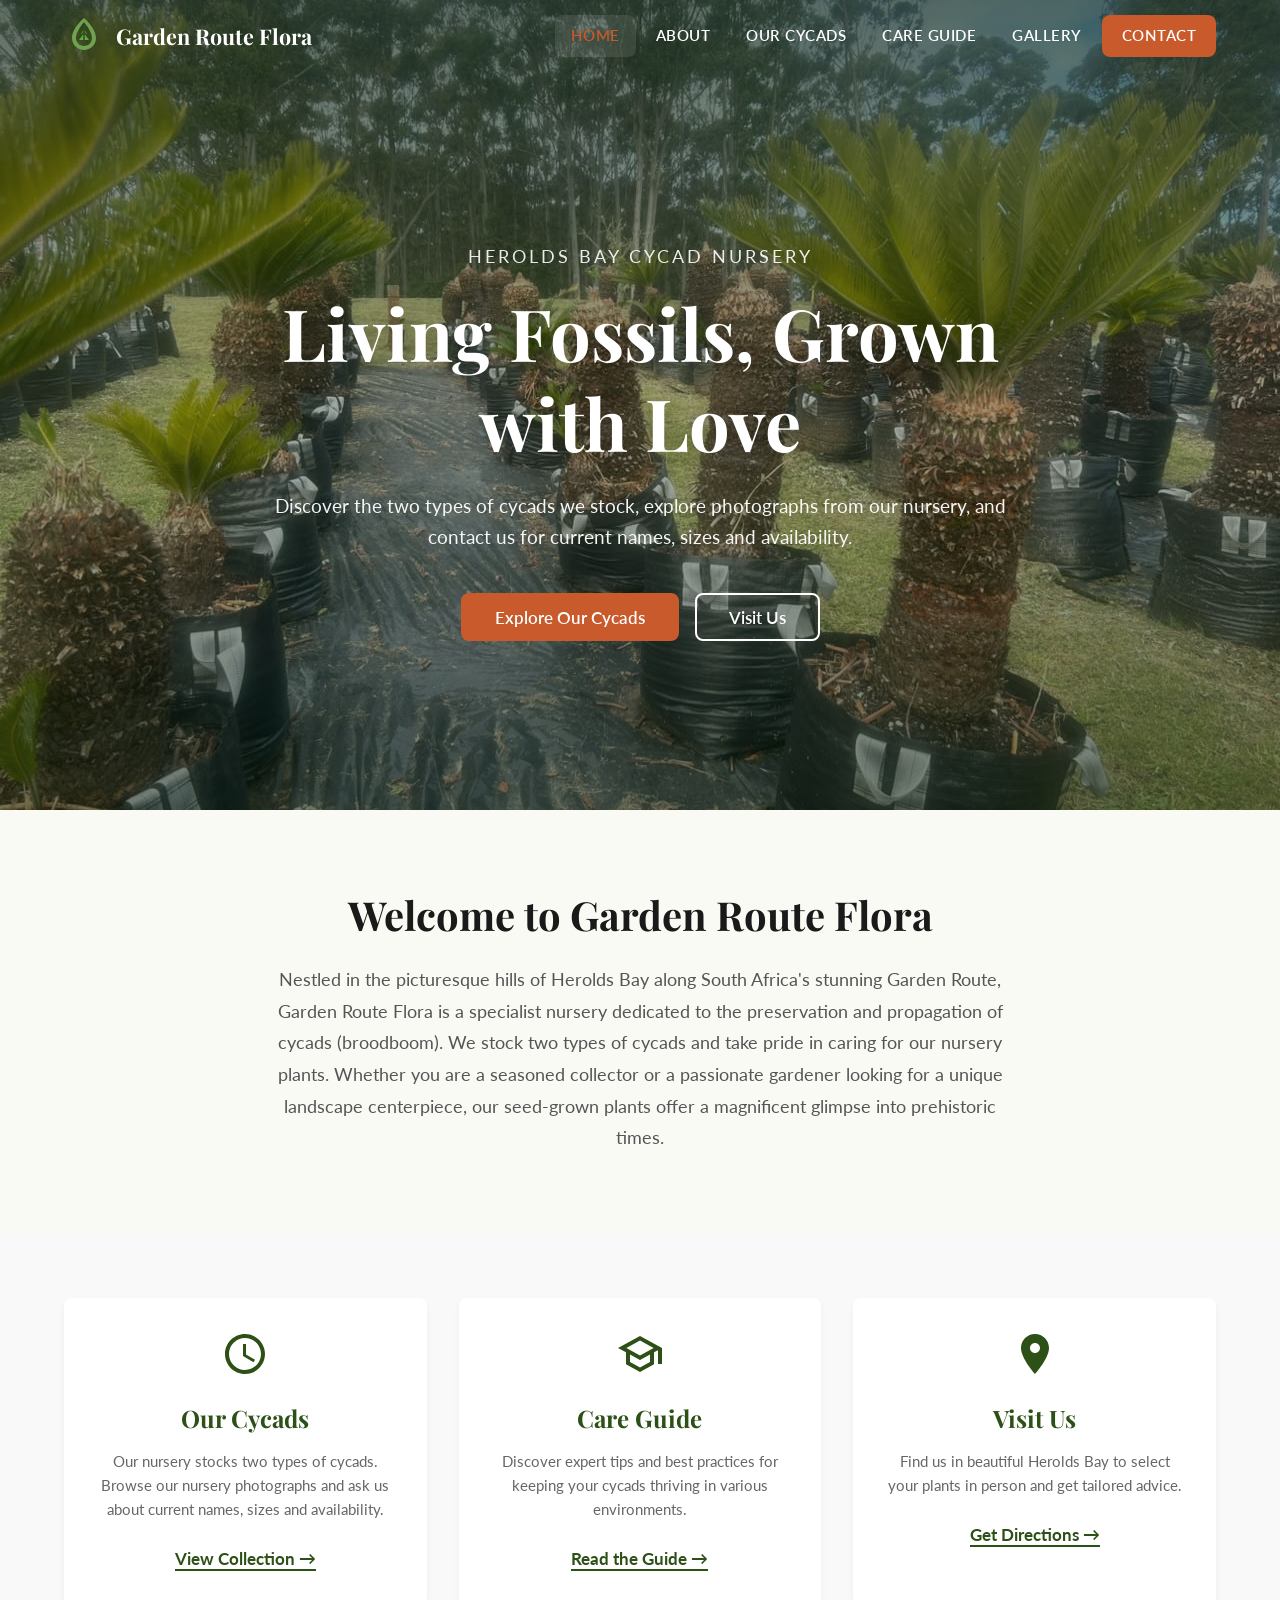
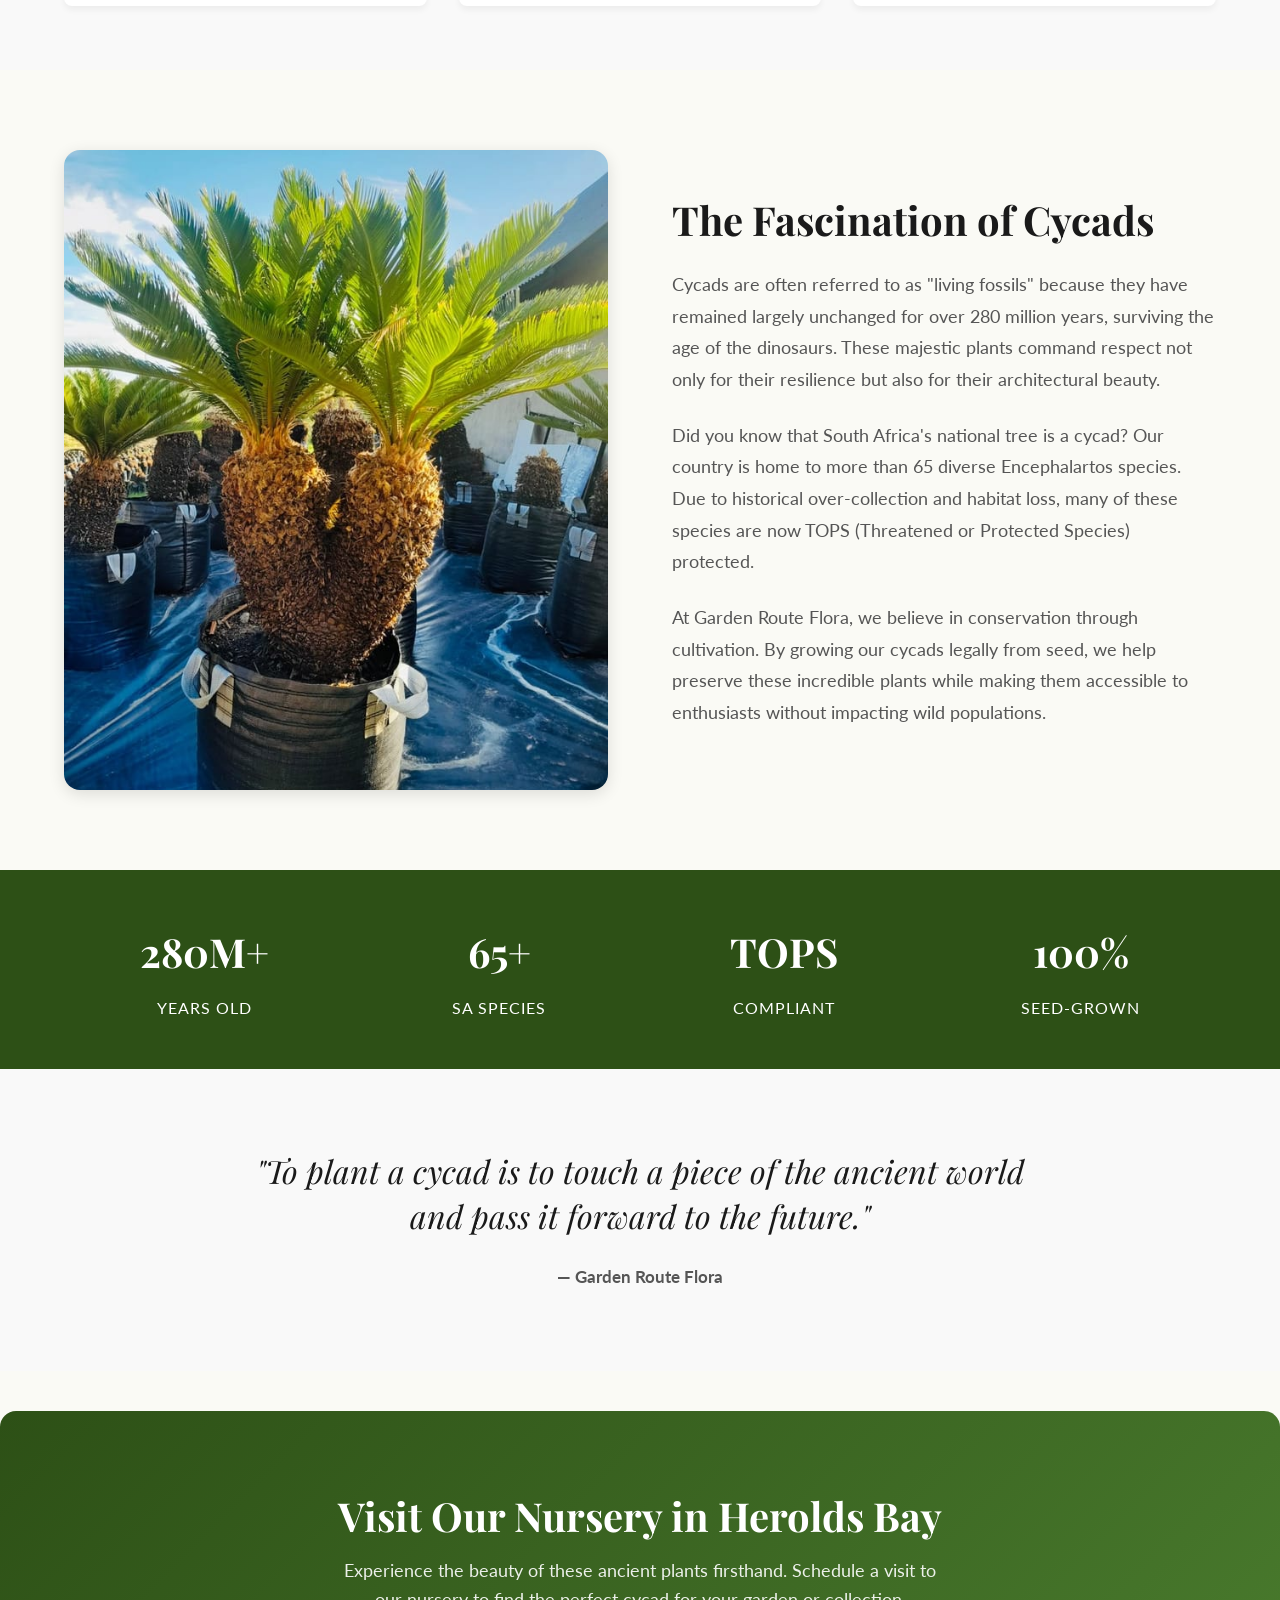
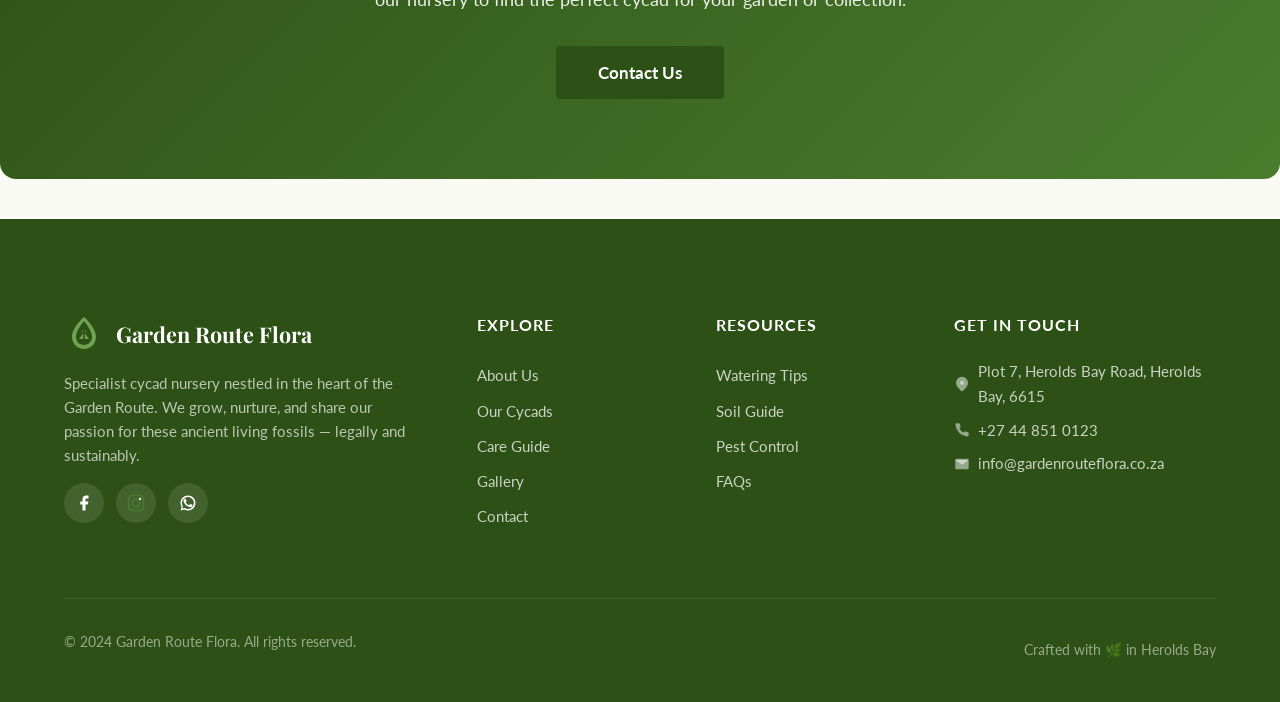
<file: index.html>
<!DOCTYPE html>
<html lang="en">
<head>
    <meta charset="UTF-8">
    <meta name="viewport" content="width=device-width, initial-scale=1.0">
    <title>Garden Route Flora | Cycad Nursery in Herolds Bay, Garden Route</title>
    <meta name="description" content="Garden Route Flora is a specialist cycad (broodboom) nursery located in Herolds Bay, along the beautiful Garden Route. We stock two types of cycads. Contact us for current availability.">
    <link rel="canonical" href="https://gardenrouteflora.co.za/">
    
    <meta property="og:title" content="Garden Route Flora | Cycad Nursery in Herolds Bay">
    <meta property="og:description" content="Specialist cycad nursery in Herolds Bay, Garden Route. We grow, nurture, and share our passion for these ancient living fossils.">
    <meta property="og:image" content="https://ernest01982.github.io/garden-route-flora/images/nursery/87943.jpg">
    <meta property="og:url" content="https://gardenrouteflora.co.za/">
    <meta property="og:type" content="website">

    <link rel="preconnect" href="https://fonts.googleapis.com">
    <link rel="preconnect" href="https://fonts.gstatic.com" crossorigin>
    <link href="https://fonts.googleapis.com/css2?family=Lato:wght@300;400;700;900&family=Playfair+Display:ital,wght@0,400;0,700;1,400&display=swap" rel="stylesheet">
    
    <link rel="stylesheet" href="css/styles.css">

    <script type="application/ld+json">
    {
      "@context": "https://schema.org",
      "@type": "LocalBusiness",
      "name": "Garden Route Flora",
      "image": "https://ernest01982.github.io/garden-route-flora/images/nursery/87943.jpg",
      "url": "https://gardenrouteflora.co.za",
      "telephone": "+27448510123",
      "email": "info@gardenrouteflora.co.za",
      "address": {
        "@type": "PostalAddress",
        "streetAddress": "Plot 7, Herolds Bay Road",
        "addressLocality": "Herolds Bay",
        "addressRegion": "Western Cape",
        "postalCode": "6615",
        "addressCountry": "ZA"
      },
      "openingHoursSpecification": [
        {
          "@type": "OpeningHoursSpecification",
          "dayOfWeek": [
            "Monday",
            "Tuesday",
            "Wednesday",
            "Thursday",
            "Friday"
          ],
          "opens": "08:00",
          "closes": "17:00"
        },
        {
          "@type": "OpeningHoursSpecification",
          "dayOfWeek": "Saturday",
          "opens": "08:00",
          "closes": "14:00"
        }
      ]
    }
    </script>
</head>
<body class="home-page">

<nav class="navbar">
  <div class="container">
    <a href="index.html" class="nav-logo">
      <svg viewBox="0 0 40 40" xmlns="http://www.w3.org/2000/svg">
        <path class="logo-leaf" d="M20 2C20 2 8 12 8 22c0 6.627 5.373 12 12 12s12-5.373 12-12C32 12 20 2 20 2zm0 28c-4.418 0-8-3.582-8-8 0-6 6-13.5 8-16 2 2.5 8 10 8 16 0 4.418-3.582 8-8 8z"/>
        <path class="logo-leaf" d="M20 12v16M16 18l4-6 4 6M14 24l6-8 6 8" fill="none" stroke="#2D5016" stroke-width="1.5"/>
      </svg>
      Garden Route Flora
    </a>
    <button class="nav-toggle" aria-label="Toggle navigation">
      <span></span><span></span><span></span>
    </button>
    <div class="nav-links">
      <a href="index.html" class="active">Home</a>
      <a href="about.html">About</a>
      <a href="cycads.html">Our Cycads</a>
      <a href="care-guide.html">Care Guide</a>
      <a href="gallery.html">Gallery</a>
      <a href="contact.html" class="nav-cta">Contact</a>
    </div>
  </div>
</nav>

<header class="hero nursery-home-hero">
    <div class="hero__bg">
      <img src="images/nursery/87943.jpg" srcset="images/nursery/87943-640.jpg 640w, images/nursery/87943.jpg 1280w" sizes="100vw" alt="Rows of potted cycads growing at Garden Route Flora" width="1280" height="960" fetchpriority="high">
    </div>
    <div class="hero__overlay"></div>
    <div class="hero__content container">
        <p class="hero__subtitle">Herolds Bay Cycad Nursery</p>
        <h1 class="hero__title">Living Fossils, Grown with Love</h1>
        <p class="hero__description">Discover the two types of cycads we stock, explore photographs from our nursery, and contact us for current names, sizes and availability.</p>
        <div class="hero__buttons">
            <a href="cycads.html" class="btn btn--primary">Explore Our Cycads</a>
            <a href="contact.html" class="btn btn--secondary">Visit Us</a>
        </div>
    </div>
</header>

<section class="section reveal welcome-section" style="padding: 5rem 0; text-align: center;">
    <div class="container" style="max-width: 800px; margin: 0 auto;">
        <h2 style="font-family: 'Playfair Display', serif; font-size: 2.5rem; margin-bottom: 1.5rem; color: #1a1a1a;">Welcome to Garden Route Flora</h2>
        <p style="font-size: 1.1rem; line-height: 1.8; color: #555;">Nestled in the picturesque hills of Herolds Bay along South Africa's stunning Garden Route, Garden Route Flora is a specialist nursery dedicated to the preservation and propagation of cycads (broodboom). We stock two types of cycads and take pride in caring for our nursery plants. Whether you are a seasoned collector or a passionate gardener looking for a unique landscape centerpiece, our seed-grown plants offer a magnificent glimpse into prehistoric times.</p>
    </div>
</section>

<section class="section reveal features-section" style="padding: 4rem 0; background: #f9f9f9;">
    <div class="container">
        <div class="features-grid" style="display: grid; grid-template-columns: repeat(auto-fit, minmax(min(100%, 300px), 1fr)); gap: 2rem;">
            <div class="feature-card" style="background: white; padding: 2rem; border-radius: 8px; box-shadow: 0 4px 6px rgba(0,0,0,0.05); text-align: center; transition: transform 0.3s;">
                <svg viewBox="0 0 24 24" style="width: 48px; height: 48px; fill: #2D5016; margin-bottom: 1rem;">
                    <path d="M12 2C6.48 2 2 6.48 2 12s4.48 10 10 10 10-4.48 10-10S17.52 2 12 2zm0 18c-4.41 0-8-3.59-8-8s3.59-8 8-8 8 3.59 8 8-3.59 8-8 8z"/><path d="M12.5 7H11v6l5.25 3.15.75-1.23-4.5-2.67z"/>
                </svg>
                <h3 style="font-family: 'Playfair Display', serif; font-size: 1.5rem; margin-bottom: 1rem;">Our Cycads</h3>
                <p style="color: #666; margin-bottom: 1.5rem; line-height: 1.6;">Our nursery stocks two types of cycads. Browse our nursery photographs and ask us about current names, sizes and availability.</p>
                <a href="cycads.html" style="color: #2D5016; font-weight: bold; text-decoration: none; border-bottom: 2px solid #2D5016;">View Collection &rarr;</a>
            </div>
            
            <div class="feature-card" style="background: white; padding: 2rem; border-radius: 8px; box-shadow: 0 4px 6px rgba(0,0,0,0.05); text-align: center; transition: transform 0.3s;">
                <svg viewBox="0 0 24 24" style="width: 48px; height: 48px; fill: #2D5016; margin-bottom: 1rem;">
                    <path d="M12 3L1 9l4 2.18v6L12 21l7-3.82v-6l2-1.09V17h2V9L12 3zm6.82 6L12 12.72 5.18 9 12 5.28 18.82 9zM17 15.99l-5 2.73-5-2.73v-3.72L12 15l5-2.73v3.72z"/>
                </svg>
                <h3 style="font-family: 'Playfair Display', serif; font-size: 1.5rem; margin-bottom: 1rem;">Care Guide</h3>
                <p style="color: #666; margin-bottom: 1.5rem; line-height: 1.6;">Discover expert tips and best practices for keeping your cycads thriving in various environments.</p>
                <a href="care-guide.html" style="color: #2D5016; font-weight: bold; text-decoration: none; border-bottom: 2px solid #2D5016;">Read the Guide &rarr;</a>
            </div>
            
            <div class="feature-card" style="background: white; padding: 2rem; border-radius: 8px; box-shadow: 0 4px 6px rgba(0,0,0,0.05); text-align: center; transition: transform 0.3s;">
                <svg viewBox="0 0 24 24" style="width: 48px; height: 48px; fill: #2D5016; margin-bottom: 1rem;">
                    <path d="M12 2C8.13 2 5 5.13 5 9c0 5.25 7 13 7 13s7-7.75 7-13c0-3.87-3.13-7-7-7zm0 9.5c-1.38 0-2.5-1.12-2.5-2.5s1.12-2.5 2.5-2.5 2.5 1.12 2.5 2.5-1.12 2.5-2.5 2.5z"/>
                </svg>
                <h3 style="font-family: 'Playfair Display', serif; font-size: 1.5rem; margin-bottom: 1rem;">Visit Us</h3>
                <p style="color: #666; margin-bottom: 1.5rem; line-height: 1.6;">Find us in beautiful Herolds Bay to select your plants in person and get tailored advice.</p>
                <a href="contact.html" style="color: #2D5016; font-weight: bold; text-decoration: none; border-bottom: 2px solid #2D5016;">Get Directions &rarr;</a>
            </div>
        </div>
    </div>
</section>

<section class="section reveal why-cycads-section" style="padding: 5rem 0;">
    <div class="container">
        <div class="story-grid">
            <div class="story-image">
                <img src="images/nursery/87921.jpg" srcset="images/nursery/87921-640.jpg 640w, images/nursery/87921.jpg 960w" sizes="(max-width: 700px) calc(100vw - 48px), 560px" alt="Arching green cycad fronds at the nursery" loading="lazy" decoding="async" width="960" height="1280">
            </div>
            <div class="story-content">
                <h2 style="font-family: 'Playfair Display', serif; font-size: 2.5rem; margin-bottom: 1.5rem; color: #1a1a1a;">The Fascination of Cycads</h2>
                <p style="font-size: 1.1rem; line-height: 1.8; color: #555; margin-bottom: 1.5rem;">Cycads are often referred to as "living fossils" because they have remained largely unchanged for over 280 million years, surviving the age of the dinosaurs. These majestic plants command respect not only for their resilience but also for their architectural beauty.</p>
                <p style="font-size: 1.1rem; line-height: 1.8; color: #555; margin-bottom: 1.5rem;">Did you know that South Africa's national tree is a cycad? Our country is home to more than 65 diverse Encephalartos species. Due to historical over-collection and habitat loss, many of these species are now TOPS (Threatened or Protected Species) protected.</p>
                <p style="font-size: 1.1rem; line-height: 1.8; color: #555;">At Garden Route Flora, we believe in conservation through cultivation. By growing our cycads legally from seed, we help preserve these incredible plants while making them accessible to enthusiasts without impacting wild populations.</p>
            </div>
        </div>
    </div>
</section>

<section class="section section--green reveal facts-strip" style="background: #2D5016; color: white; padding: 3rem 0;">
    <div class="container">
        <div style="display: flex; justify-content: space-around; flex-wrap: wrap; text-align: center; gap: 2rem;">
            <div>
                <div style="font-family: 'Playfair Display', serif; font-size: 2.5rem; font-weight: bold; margin-bottom: 0.5rem;">280M+</div>
                <div style="font-family: 'Lato', sans-serif; font-size: 1rem; text-transform: uppercase; letter-spacing: 1px;">Years Old</div>
            </div>
            <div>
                <div style="font-family: 'Playfair Display', serif; font-size: 2.5rem; font-weight: bold; margin-bottom: 0.5rem;">65+</div>
                <div style="font-family: 'Lato', sans-serif; font-size: 1rem; text-transform: uppercase; letter-spacing: 1px;">SA Species</div>
            </div>
            <div>
                <div style="font-family: 'Playfair Display', serif; font-size: 2.5rem; font-weight: bold; margin-bottom: 0.5rem;">TOPS</div>
                <div style="font-family: 'Lato', sans-serif; font-size: 1rem; text-transform: uppercase; letter-spacing: 1px;">Compliant</div>
            </div>
            <div>
                <div style="font-family: 'Playfair Display', serif; font-size: 2.5rem; font-weight: bold; margin-bottom: 0.5rem;">100%</div>
                <div style="font-family: 'Lato', sans-serif; font-size: 1rem; text-transform: uppercase; letter-spacing: 1px;">Seed-Grown</div>
            </div>
        </div>
    </div>
</section>

<section class="section reveal quote-strip" style="padding: 5rem 0; background: #f9f9f9; text-align: center;">
    <div class="container">
        <blockquote style="font-family: 'Playfair Display', serif; font-size: 2rem; font-style: italic; color: #1a1a1a; max-width: 800px; margin: 0 auto; line-height: 1.4;">
            "To plant a cycad is to touch a piece of the ancient world and pass it forward to the future."
        </blockquote>
        <p style="font-family: 'Lato', sans-serif; margin-top: 1.5rem; color: #555; font-weight: bold;">— Garden Route Flora</p>
    </div>
</section>

<section class="section reveal cta-banner" style="padding: 5rem 0; text-align: center;">
    <div class="container">
        <h2 style="font-family: 'Playfair Display', serif; font-size: 2.5rem; margin-bottom: 1rem;">Visit Our Nursery in Herolds Bay</h2>
        <p style="font-size: 1.1rem; color: white; max-width: 600px; margin: 0 auto 2rem auto; line-height: 1.6;">Experience the beauty of these ancient plants firsthand. Schedule a visit to our nursery to find the perfect cycad for your garden or collection.</p>
        <a href="contact.html" class="btn btn-primary" style="display: inline-block; padding: 1rem 2.5rem; background: #2D5016; color: white; text-decoration: none; border-radius: 4px; font-weight: bold; transition: background 0.3s;">Contact Us</a>
    </div>
</section>

<footer class="footer">
  <div class="container">
    <div class="footer-grid">
      <div class="footer-about">
        <a href="index.html" class="nav-logo">
          <svg viewBox="0 0 40 40" xmlns="http://www.w3.org/2000/svg">
            <path class="logo-leaf" d="M20 2C20 2 8 12 8 22c0 6.627 5.373 12 12 12s12-5.373 12-12C32 12 20 2 20 2zm0 28c-4.418 0-8-3.582-8-8 0-6 6-13.5 8-16 2 2.5 8 10 8 16 0 4.418-3.582 8-8 8z"/>
            <path class="logo-leaf" d="M20 12v16M16 18l4-6 4 6M14 24l6-8 6 8" fill="none" stroke="#2D5016" stroke-width="1.5"/>
          </svg>
          Garden Route Flora
        </a>
        <p>Specialist cycad nursery nestled in the heart of the Garden Route. We grow, nurture, and share our passion for these ancient living fossils — legally and sustainably.</p>
        <div class="social-links">
          <a href="#" aria-label="Facebook"><svg viewBox="0 0 24 24"><path d="M18 2h-3a5 5 0 00-5 5v3H7v4h3v8h4v-8h3l1-4h-4V7a1 1 0 011-1h3z"/></svg></a>
          <a href="#" aria-label="Instagram"><svg viewBox="0 0 24 24"><rect x="2" y="2" width="20" height="20" rx="5" ry="5" fill="none" stroke="currentColor" stroke-width="2"/><circle cx="12" cy="12" r="5" fill="none" stroke="currentColor" stroke-width="2"/><circle cx="17.5" cy="6.5" r="1.5"/></svg></a>
          <a href="#" aria-label="WhatsApp"><svg viewBox="0 0 24 24"><path d="M17.472 14.382c-.297-.149-1.758-.867-2.03-.967-.273-.099-.471-.148-.67.15-.197.297-.767.966-.94 1.164-.173.199-.347.223-.644.075-.297-.15-1.255-.463-2.39-1.475-.883-.788-1.48-1.761-1.653-2.059-.173-.297-.018-.458.13-.606.134-.133.298-.347.446-.52.149-.174.198-.298.298-.497.099-.198.05-.371-.025-.52-.075-.149-.669-1.612-.916-2.207-.242-.579-.487-.5-.669-.51-.173-.008-.371-.01-.57-.01-.198 0-.52.074-.792.372-.272.297-1.04 1.016-1.04 2.479 0 1.462 1.065 2.875 1.213 3.074.149.198 2.096 3.2 5.077 4.487.709.306 1.262.489 1.694.625.712.227 1.36.195 1.871.118.571-.085 1.758-.719 2.006-1.413.248-.694.248-1.289.173-1.413-.074-.124-.272-.198-.57-.347z"/><path d="M12 2C6.477 2 2 6.477 2 12c0 1.89.525 3.66 1.438 5.168L2 22l4.832-1.438A9.955 9.955 0 0012 22c5.523 0 10-4.477 10-10S17.523 2 12 2zm0 18a8 8 0 01-4.257-1.218l-.293-.175-3.042.798.812-2.963-.192-.304A8 8 0 1112 20z"/></svg></a>
        </div>
      </div>
      <div class="footer-links">
        <h4>Explore</h4>
        <a href="about.html">About Us</a>
        <a href="cycads.html">Our Cycads</a>
        <a href="care-guide.html">Care Guide</a>
        <a href="gallery.html">Gallery</a>
        <a href="contact.html">Contact</a>
      </div>
      <div class="footer-links">
        <h4>Resources</h4>
        <a href="care-guide.html#watering">Watering Tips</a>
        <a href="care-guide.html#soil">Soil Guide</a>
        <a href="care-guide.html#pests">Pest Control</a>
        <a href="care-guide.html#faq">FAQs</a>
      </div>
      <div class="footer-contact">
        <h4>Get in Touch</h4>
        <p><svg viewBox="0 0 24 24"><path d="M21 10c0 7-9 13-9 13s-9-6-9-13a9 9 0 0118 0z"/><circle cx="12" cy="10" r="3"/></svg> Plot 7, Herolds Bay Road, Herolds Bay, 6615</p>
        <a href="tel:+27448510123"><svg viewBox="0 0 24 24"><path d="M22 16.92v3a2 2 0 01-2.18 2 19.79 19.79 0 01-8.63-3.07 19.5 19.5 0 01-6-6 19.79 19.79 0 01-3.07-8.67A2 2 0 014.11 2h3a2 2 0 012 1.72c.127.96.361 1.903.7 2.81a2 2 0 01-.45 2.11L8.09 9.91a16 16 0 006 6l1.27-1.27a2 2 0 012.11-.45c.907.339 1.85.573 2.81.7A2 2 0 0122 16.92z"/></svg> +27 44 851 0123</a>
        <a href="mailto:info@gardenrouteflora.co.za"><svg viewBox="0 0 24 24"><path d="M4 4h16c1.1 0 2 .9 2 2v12c0 1.1-.9 2-2 2H4c-1.1 0-2-.9-2-2V6c0-1.1.9-2 2-2z"/><polyline points="22,6 12,13 2,6"/></svg> info@gardenrouteflora.co.za</a>
      </div>
    </div>
    <div class="footer-bottom">
      <p>&copy; 2024 Garden Route Flora. All rights reserved.</p>
      <p>Crafted with 🌿 in Herolds Bay</p>
    </div>
  </div>
</footer>

<button class="back-to-top" aria-label="Back to top">
  <svg viewBox="0 0 24 24"><polyline points="18 15 12 9 6 15"/></svg>
</button>

<script src="js/main.js"></script>
</body>
</html>
</file>
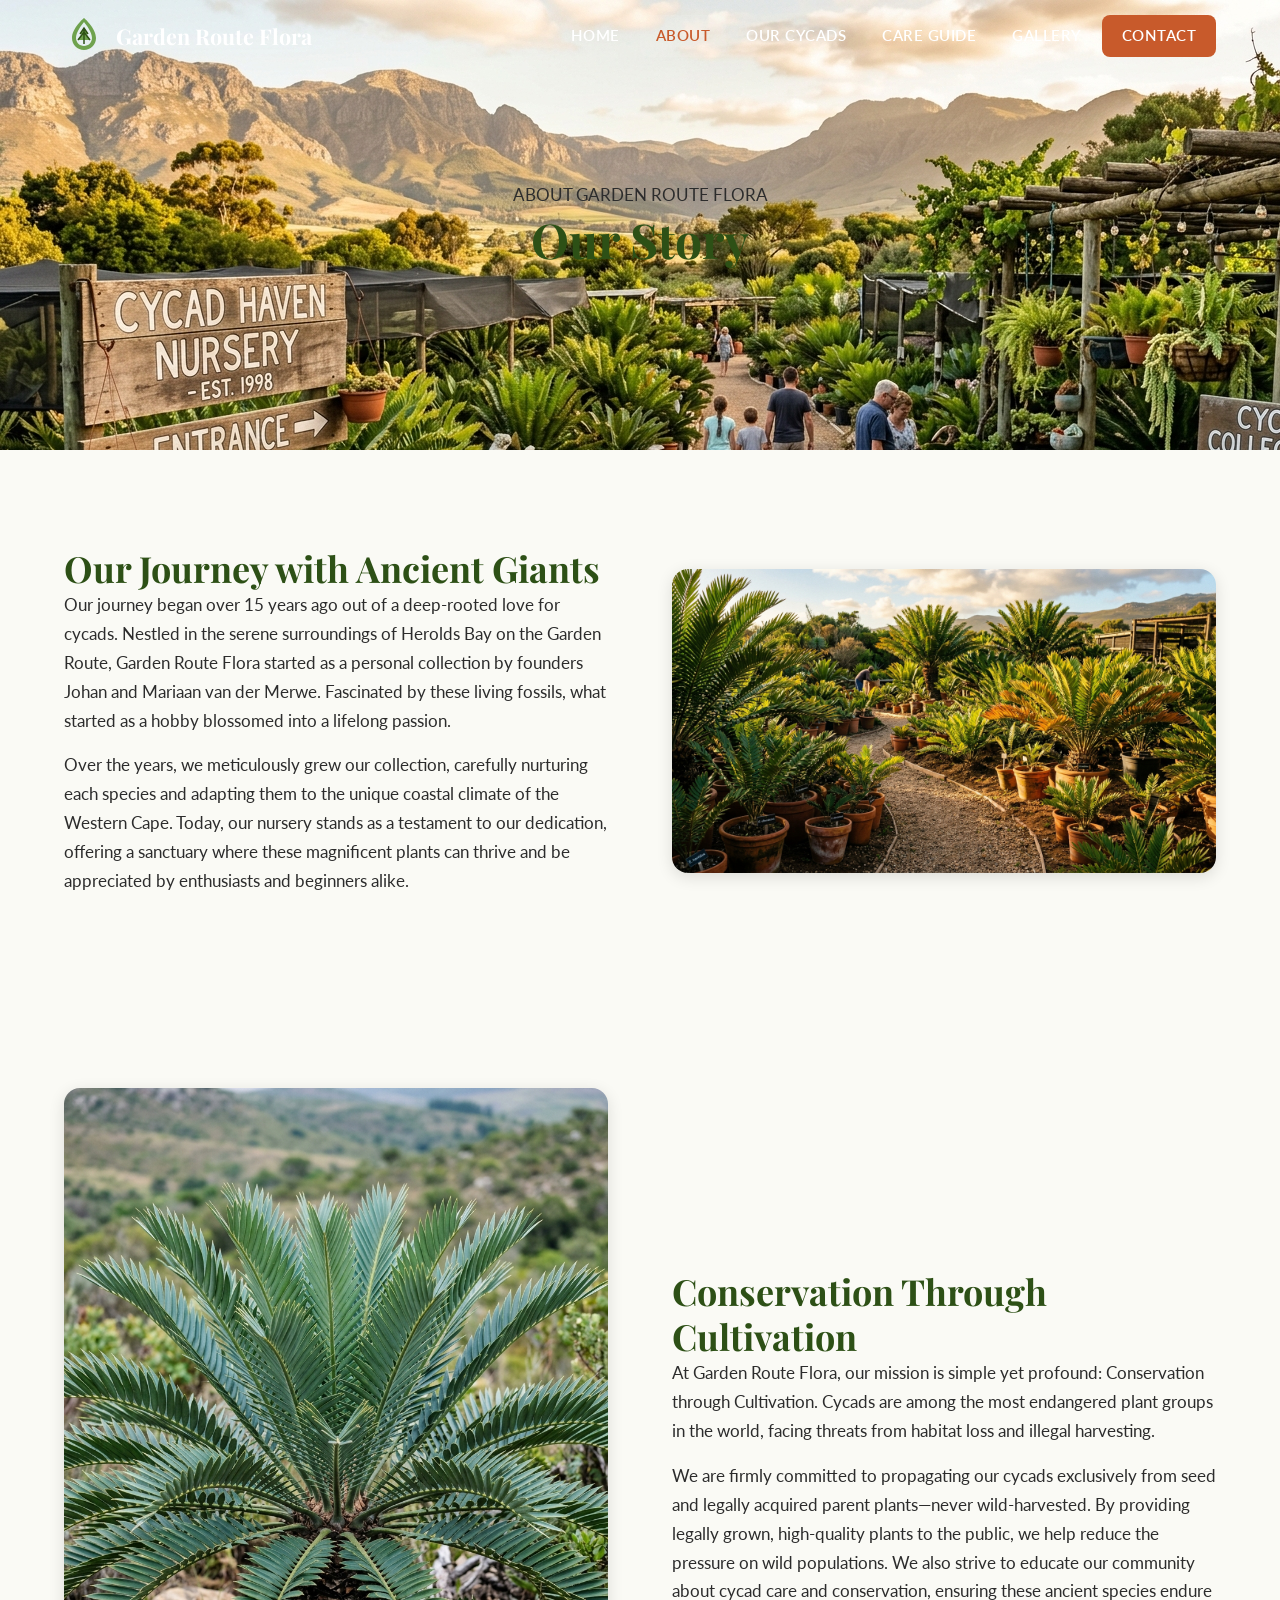
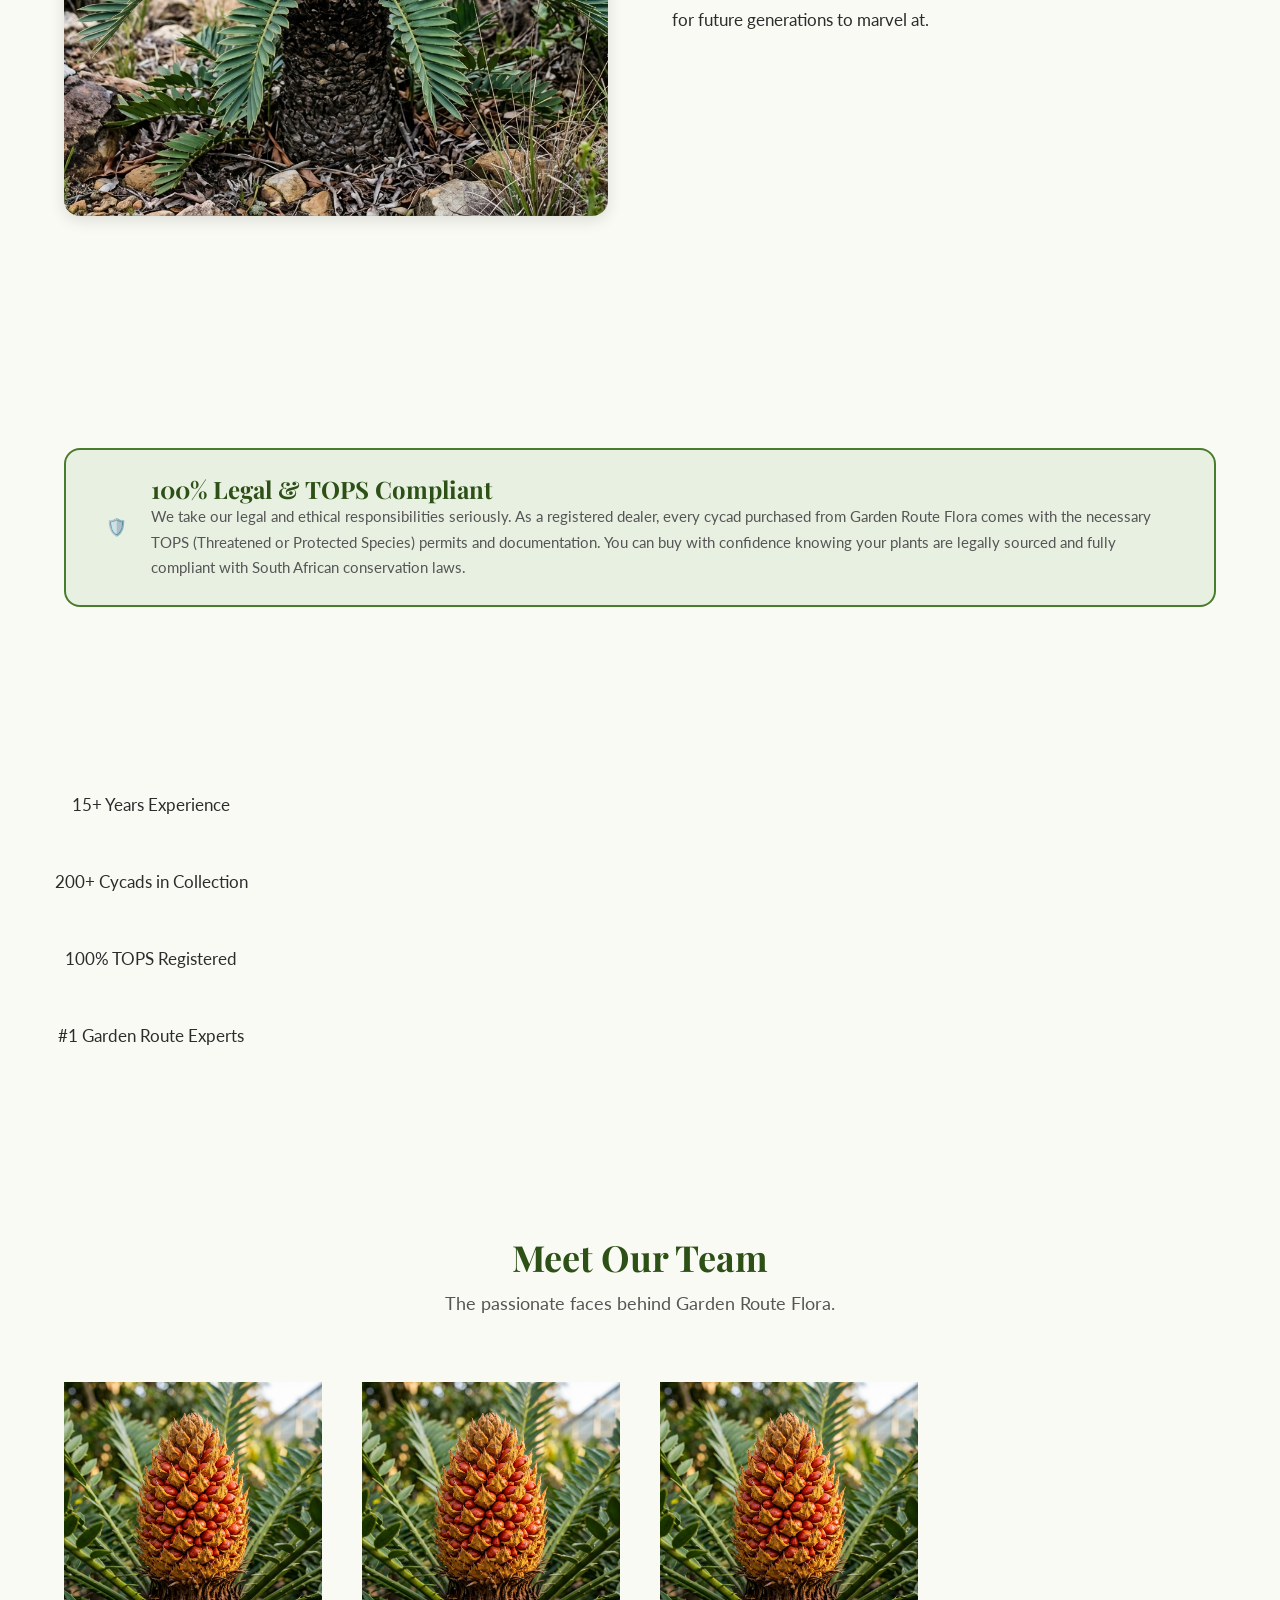
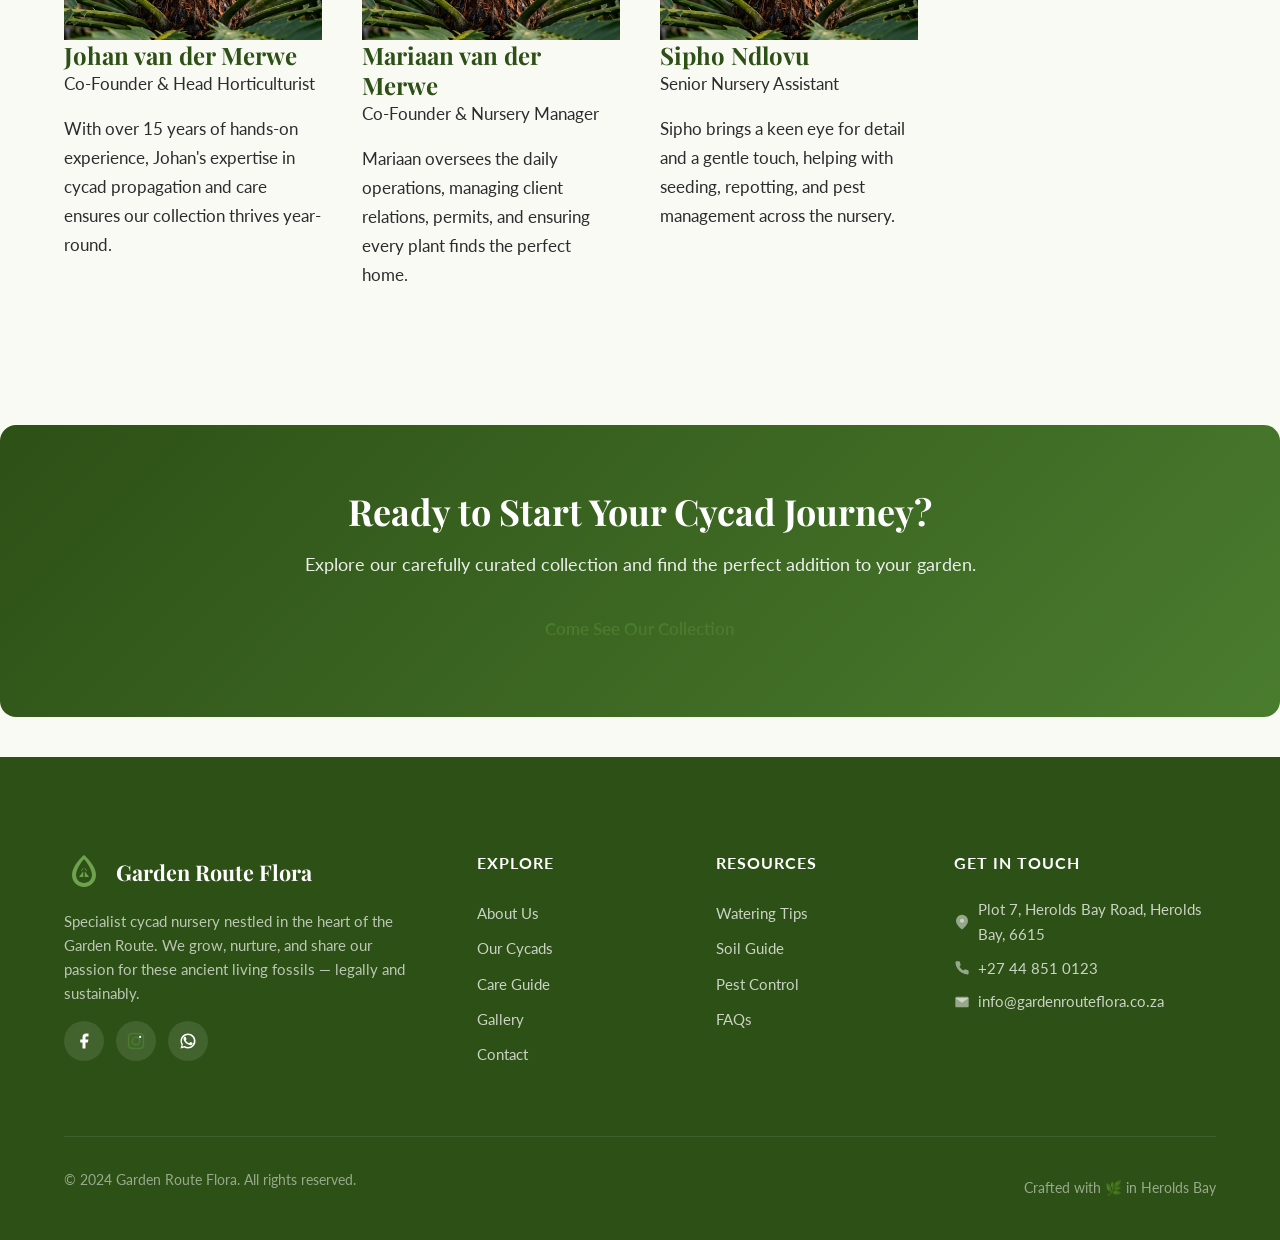
<file: about.html>
<!DOCTYPE html>
<html lang="en">
<head>
  <meta charset="UTF-8">
  <meta name="viewport" content="width=device-width, initial-scale=1.0">
  <title>About Us | Garden Route Flora — Cycad Nursery Herolds Bay</title>
  <meta name="description" content="Discover the story behind Garden Route Flora, a specialist cycad nursery in Herolds Bay. We are passionate about conservation through cultivation and legally sourcing these ancient plants.">
  <link rel="preconnect" href="https://fonts.googleapis.com">
  <link rel="preconnect" href="https://fonts.gstatic.com" crossorigin>
  <link href="https://fonts.googleapis.com/css2?family=Lato:wght@300;400;700;900&family=Playfair+Display:ital,wght@0,400;0,700;1,400&display=swap" rel="stylesheet">
  <link rel="stylesheet" href="css/styles.css">
</head>
<body>
  <!-- Navbar -->
  <nav class="navbar">
    <div class="container">
      <a href="index.html" class="nav-logo">
        <svg viewBox="0 0 40 40" xmlns="http://www.w3.org/2000/svg">
          <path class="logo-leaf" d="M20 2C20 2 8 12 8 22c0 6.627 5.373 12 12 12s12-5.373 12-12C32 12 20 2 20 2zm0 28c-4.418 0-8-3.582-8-8 0-6 6-13.5 8-16 2 2.5 8 10 8 16 0 4.418-3.582 8-8 8z"/>
          <path class="logo-leaf" d="M20 12v16M16 18l4-6 4 6M14 24l6-8 6 8" fill="none" stroke="#2D5016" stroke-width="1.5"/>
        </svg>
        Garden Route Flora
      </a>
      <button class="nav-toggle" aria-label="Toggle navigation">
        <span></span><span></span><span></span>
      </button>
      <div class="nav-links">
        <a href="index.html">Home</a>
        <a href="about.html" class="active">About</a>
        <a href="cycads.html">Our Cycads</a>
        <a href="care-guide.html">Care Guide</a>
        <a href="gallery.html">Gallery</a>
        <a href="contact.html" class="nav-cta">Contact</a>
      </div>
    </div>
  </nav>

  <!-- Hero Short -->
  <header class="hero hero--short" style="background-image: url('images/nursery-walkthrough.jpg');">
    <div class="hero-overlay"></div>
    <div class="container hero-content">
      <p class="hero-subtitle">ABOUT GARDEN ROUTE FLORA</p>
      <h1 class="hero-title">Our Story</h1>
    </div>
  </header>

  <main>
    <!-- Our Story -->
    <section class="section story-section reveal">
      <div class="container">
        <div class="story-grid">
          <div class="story-text">
            <h2>Our Journey with Ancient Giants</h2>
            <p>Our journey began over 15 years ago out of a deep-rooted love for cycads. Nestled in the serene surroundings of Herolds Bay on the Garden Route, Garden Route Flora started as a personal collection by founders Johan and Mariaan van der Merwe. Fascinated by these living fossils, what started as a hobby blossomed into a lifelong passion.</p>
            <p>Over the years, we meticulously grew our collection, carefully nurturing each species and adapting them to the unique coastal climate of the Western Cape. Today, our nursery stands as a testament to our dedication, offering a sanctuary where these magnificent plants can thrive and be appreciated by enthusiasts and beginners alike.</p>
          </div>
          <div class="story-image">
            <img src="images/hero-nursery.jpg" alt="Garden Route Flora Nursery" loading="lazy">
          </div>
        </div>
      </div>
    </section>

    <!-- Our Mission -->
    <section class="section mission-section bg-light reveal">
      <div class="container">
        <div class="story-grid story-grid--reverse">
          <div class="story-text">
            <h2>Conservation Through Cultivation</h2>
            <p>At Garden Route Flora, our mission is simple yet profound: Conservation through Cultivation. Cycads are among the most endangered plant groups in the world, facing threats from habitat loss and illegal harvesting.</p>
            <p>We are firmly committed to propagating our cycads exclusively from seed and legally acquired parent plants—never wild-harvested. By providing legally grown, high-quality plants to the public, we help reduce the pressure on wild populations. We also strive to educate our community about cycad care and conservation, ensuring these ancient species endure for future generations to marvel at.</p>
          </div>
          <div class="story-image">
            <img src="images/cycad-closeup.jpg" alt="Cycad Closeup" loading="lazy">
          </div>
        </div>
      </div>
    </section>

    <!-- TOPS Compliance -->
    <section class="section compliance-section reveal">
      <div class="container">
        <div class="compliance-banner">
          <div class="compliance-icon">🛡️</div>
          <div class="compliance-text">
            <h3>100% Legal & TOPS Compliant</h3>
            <p>We take our legal and ethical responsibilities seriously. As a registered dealer, every cycad purchased from Garden Route Flora comes with the necessary TOPS (Threatened or Protected Species) permits and documentation. You can buy with confidence knowing your plants are legally sourced and fully compliant with South African conservation laws.</p>
          </div>
        </div>
      </div>
    </section>

    <!-- Facts Strip -->
    <section class="facts-strip reveal">
      <div class="container">
        <div class="facts-grid">
          <div class="fact-item">
            <span class="fact-number">15+</span>
            <span class="fact-label">Years Experience</span>
          </div>
          <div class="fact-item">
            <span class="fact-number">200+</span>
            <span class="fact-label">Cycads in Collection</span>
          </div>
          <div class="fact-item">
            <span class="fact-number">100%</span>
            <span class="fact-label">TOPS Registered</span>
          </div>
          <div class="fact-item">
            <span class="fact-number">#1</span>
            <span class="fact-label">Garden Route Experts</span>
          </div>
        </div>
      </div>
    </section>

    <!-- Team -->
    <section class="section team-section bg-light reveal">
      <div class="container">
        <div class="section-header text-center">
          <h2>Meet Our Team</h2>
          <p>The passionate faces behind Garden Route Flora.</p>
        </div>
        <div class="team-grid">
          <div class="team-member">
            <img src="images/cone-detail.jpg" alt="Johan van der Merwe" class="team-photo" loading="lazy">
            <div class="team-info">
              <h3>Johan van der Merwe</h3>
              <p class="team-role">Co-Founder & Head Horticulturist</p>
              <p class="team-bio">With over 15 years of hands-on experience, Johan's expertise in cycad propagation and care ensures our collection thrives year-round.</p>
            </div>
          </div>
          <div class="team-member">
            <img src="images/cone-detail.jpg" alt="Mariaan van der Merwe" class="team-photo" loading="lazy">
            <div class="team-info">
              <h3>Mariaan van der Merwe</h3>
              <p class="team-role">Co-Founder & Nursery Manager</p>
              <p class="team-bio">Mariaan oversees the daily operations, managing client relations, permits, and ensuring every plant finds the perfect home.</p>
            </div>
          </div>
          <div class="team-member">
            <img src="images/cone-detail.jpg" alt="Sipho Ndlovu" class="team-photo" loading="lazy">
            <div class="team-info">
              <h3>Sipho Ndlovu</h3>
              <p class="team-role">Senior Nursery Assistant</p>
              <p class="team-bio">Sipho brings a keen eye for detail and a gentle touch, helping with seeding, repotting, and pest management across the nursery.</p>
            </div>
          </div>
        </div>
      </div>
    </section>

    <!-- CTA Banner -->
    <section class="cta-banner reveal">
      <div class="container">
        <h2>Ready to Start Your Cycad Journey?</h2>
        <p>Explore our carefully curated collection and find the perfect addition to your garden.</p>
        <a href="cycads.html" class="btn btn-primary">Come See Our Collection</a>
      </div>
    </section>
  </main>

  <!-- Footer -->
  <footer class="footer">
    <div class="container">
      <div class="footer-grid">
        <div class="footer-about">
          <a href="index.html" class="nav-logo">
            <svg viewBox="0 0 40 40" xmlns="http://www.w3.org/2000/svg">
              <path class="logo-leaf" d="M20 2C20 2 8 12 8 22c0 6.627 5.373 12 12 12s12-5.373 12-12C32 12 20 2 20 2zm0 28c-4.418 0-8-3.582-8-8 0-6 6-13.5 8-16 2 2.5 8 10 8 16 0 4.418-3.582 8-8 8z"/>
              <path class="logo-leaf" d="M20 12v16M16 18l4-6 4 6M14 24l6-8 6 8" fill="none" stroke="#2D5016" stroke-width="1.5"/>
            </svg>
            Garden Route Flora
          </a>
          <p>Specialist cycad nursery nestled in the heart of the Garden Route. We grow, nurture, and share our passion for these ancient living fossils — legally and sustainably.</p>
          <div class="social-links">
            <a href="#" aria-label="Facebook"><svg viewBox="0 0 24 24"><path d="M18 2h-3a5 5 0 00-5 5v3H7v4h3v8h4v-8h3l1-4h-4V7a1 1 0 011-1h3z"/></svg></a>
            <a href="#" aria-label="Instagram"><svg viewBox="0 0 24 24"><rect x="2" y="2" width="20" height="20" rx="5" ry="5" fill="none" stroke="currentColor" stroke-width="2"/><circle cx="12" cy="12" r="5" fill="none" stroke="currentColor" stroke-width="2"/><circle cx="17.5" cy="6.5" r="1.5"/></svg></a>
            <a href="#" aria-label="WhatsApp"><svg viewBox="0 0 24 24"><path d="M17.472 14.382c-.297-.149-1.758-.867-2.03-.967-.273-.099-.471-.148-.67.15-.197.297-.767.966-.94 1.164-.173.199-.347.223-.644.075-.297-.15-1.255-.463-2.39-1.475-.883-.788-1.48-1.761-1.653-2.059-.173-.297-.018-.458.13-.606.134-.133.298-.347.446-.52.149-.174.198-.298.298-.497.099-.198.05-.371-.025-.52-.075-.149-.669-1.612-.916-2.207-.242-.579-.487-.5-.669-.51-.173-.008-.371-.01-.57-.01-.198 0-.52.074-.792.372-.272.297-1.04 1.016-1.04 2.479 0 1.462 1.065 2.875 1.213 3.074.149.198 2.096 3.2 5.077 4.487.709.306 1.262.489 1.694.625.712.227 1.36.195 1.871.118.571-.085 1.758-.719 2.006-1.413.248-.694.248-1.289.173-1.413-.074-.124-.272-.198-.57-.347z"/><path d="M12 2C6.477 2 2 6.477 2 12c0 1.89.525 3.66 1.438 5.168L2 22l4.832-1.438A9.955 9.955 0 0012 22c5.523 0 10-4.477 10-10S17.523 2 12 2zm0 18a8 8 0 01-4.257-1.218l-.293-.175-3.042.798.812-2.963-.192-.304A8 8 0 1112 20z"/></svg></a>
          </div>
        </div>
        <div class="footer-links">
          <h4>Explore</h4>
          <a href="about.html">About Us</a>
          <a href="cycads.html">Our Cycads</a>
          <a href="care-guide.html">Care Guide</a>
          <a href="gallery.html">Gallery</a>
          <a href="contact.html">Contact</a>
        </div>
        <div class="footer-links">
          <h4>Resources</h4>
          <a href="care-guide.html#watering">Watering Tips</a>
          <a href="care-guide.html#soil">Soil Guide</a>
          <a href="care-guide.html#pests">Pest Control</a>
          <a href="care-guide.html#faq">FAQs</a>
        </div>
        <div class="footer-contact">
          <h4>Get in Touch</h4>
          <p><svg viewBox="0 0 24 24"><path d="M21 10c0 7-9 13-9 13s-9-6-9-13a9 9 0 0118 0z"/><circle cx="12" cy="10" r="3"/></svg> Plot 7, Herolds Bay Road, Herolds Bay, 6615</p>
          <a href="tel:+27448510123"><svg viewBox="0 0 24 24"><path d="M22 16.92v3a2 2 0 01-2.18 2 19.79 19.79 0 01-8.63-3.07 19.5 19.5 0 01-6-6 19.79 19.79 0 01-3.07-8.67A2 2 0 014.11 2h3a2 2 0 012 1.72c.127.96.361 1.903.7 2.81a2 2 0 01-.45 2.11L8.09 9.91a16 16 0 006 6l1.27-1.27a2 2 0 012.11-.45c.907.339 1.85.573 2.81.7A2 2 0 0122 16.92z"/></svg> +27 44 851 0123</a>
          <a href="mailto:info@gardenrouteflora.co.za"><svg viewBox="0 0 24 24"><path d="M4 4h16c1.1 0 2 .9 2 2v12c0 1.1-.9 2-2 2H4c-1.1 0-2-.9-2-2V6c0-1.1.9-2 2-2z"/><polyline points="22,6 12,13 2,6"/></svg> info@gardenrouteflora.co.za</a>
        </div>
      </div>
      <div class="footer-bottom">
        <p>&copy; 2024 Garden Route Flora. All rights reserved.</p>
        <p>Crafted with 🌿 in Herolds Bay</p>
      </div>
    </div>
  </footer>

  <!-- Back to Top -->
  <button class="back-to-top" aria-label="Back to top">
    <svg viewBox="0 0 24 24"><polyline points="18 15 12 9 6 15"/></svg>
  </button>

  <script src="js/main.js"></script>
</body>
</html>
</file>
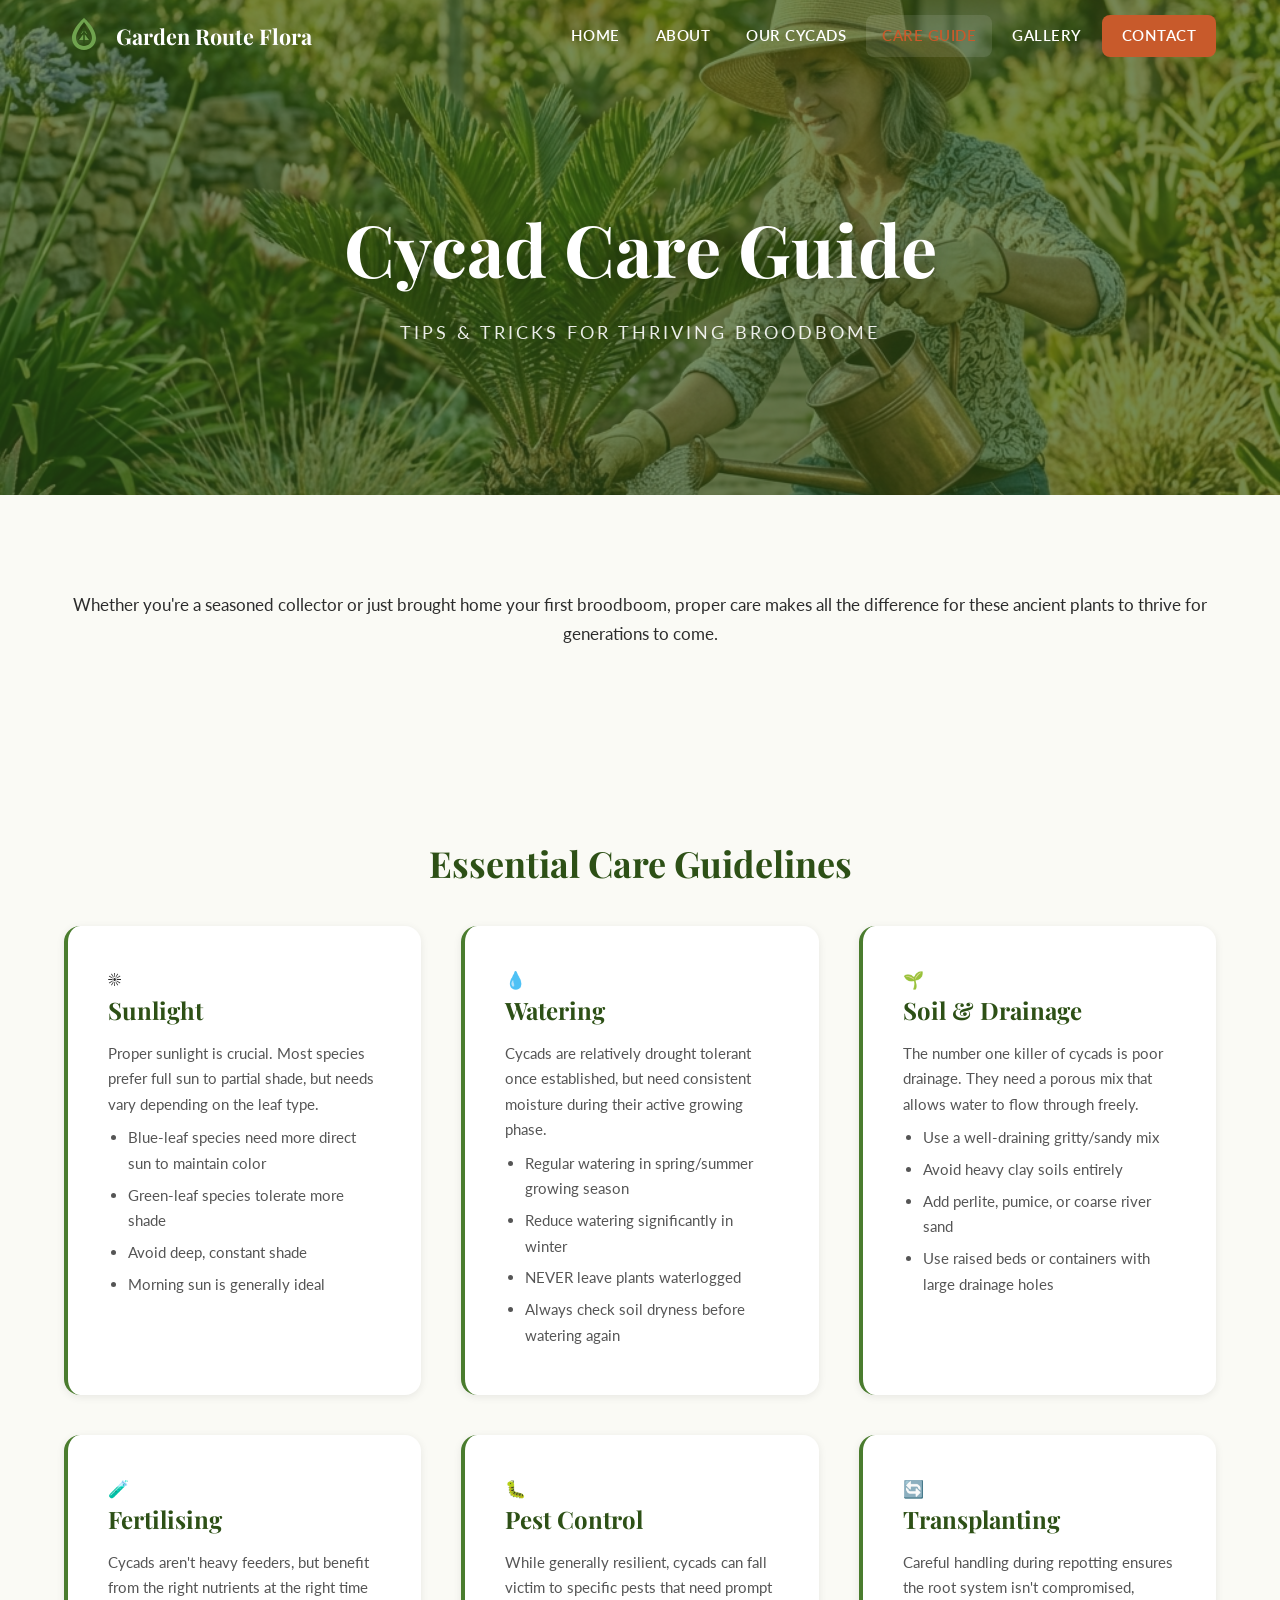
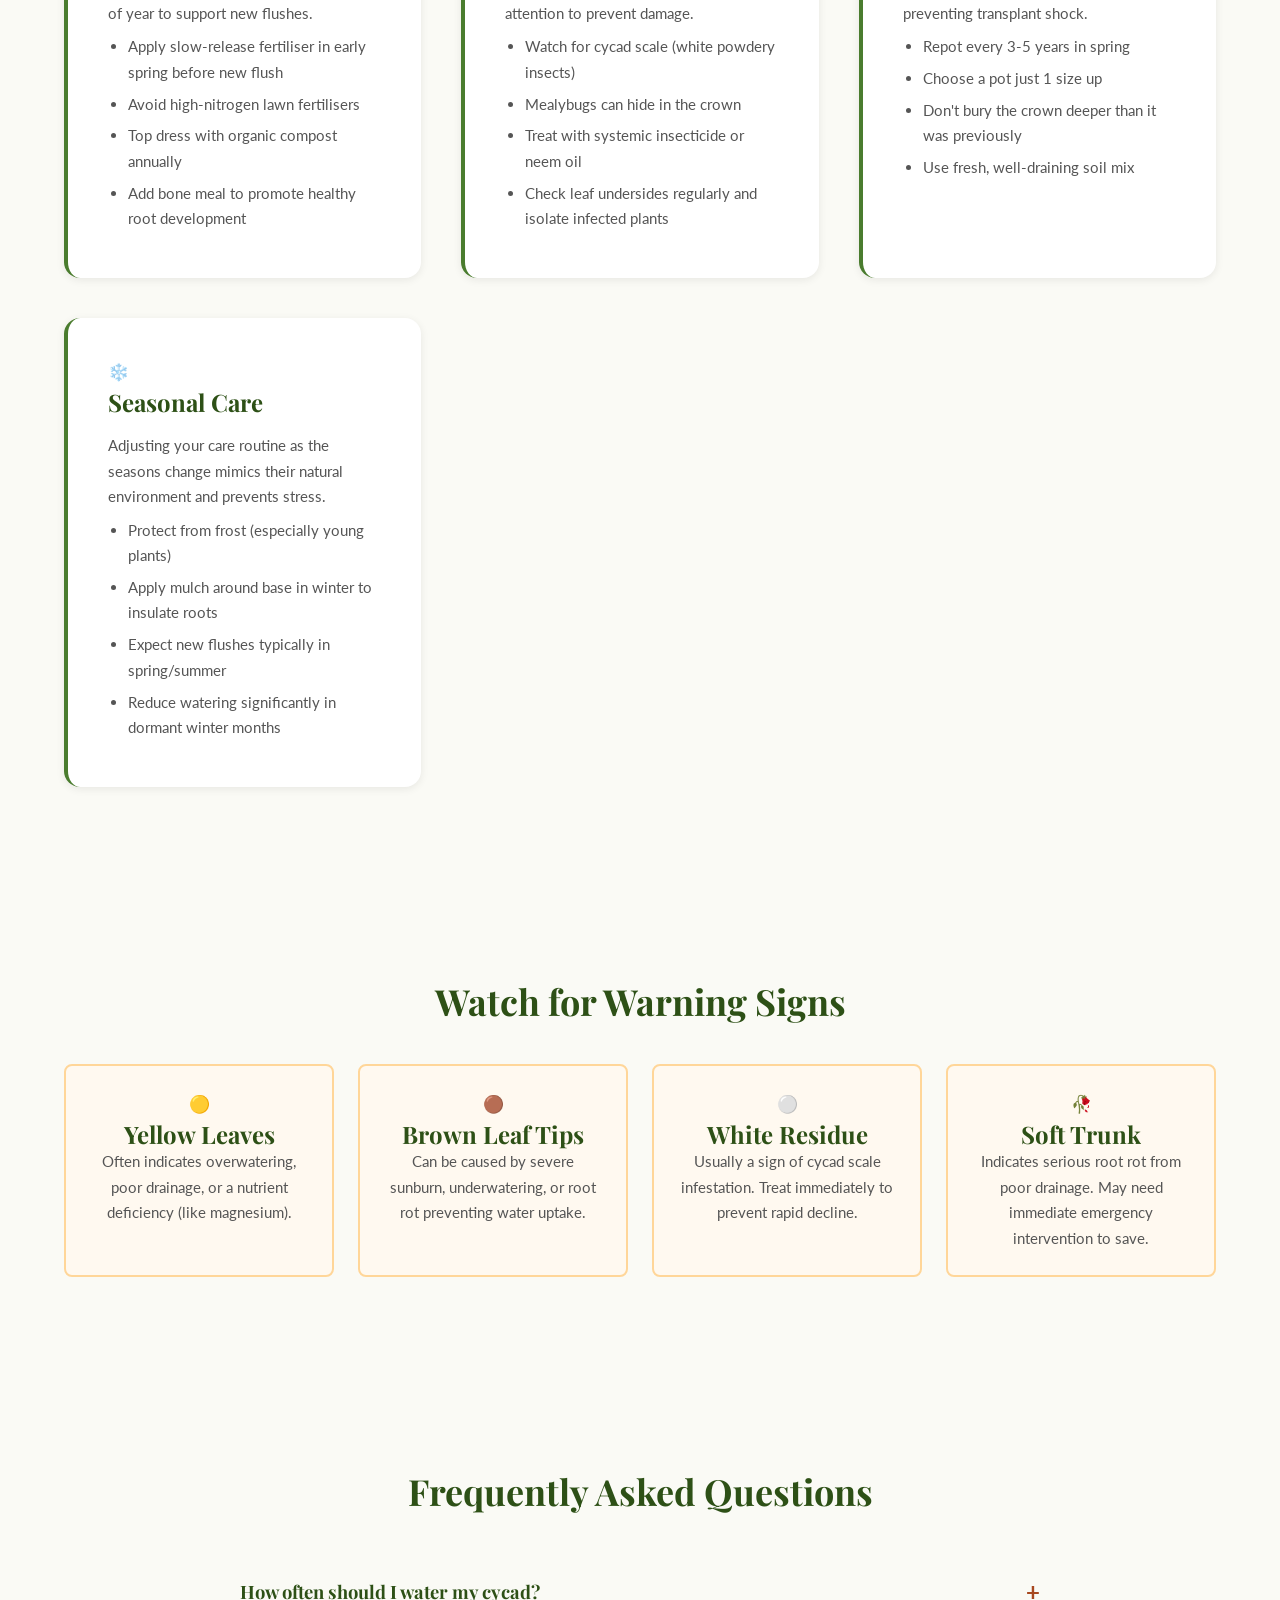
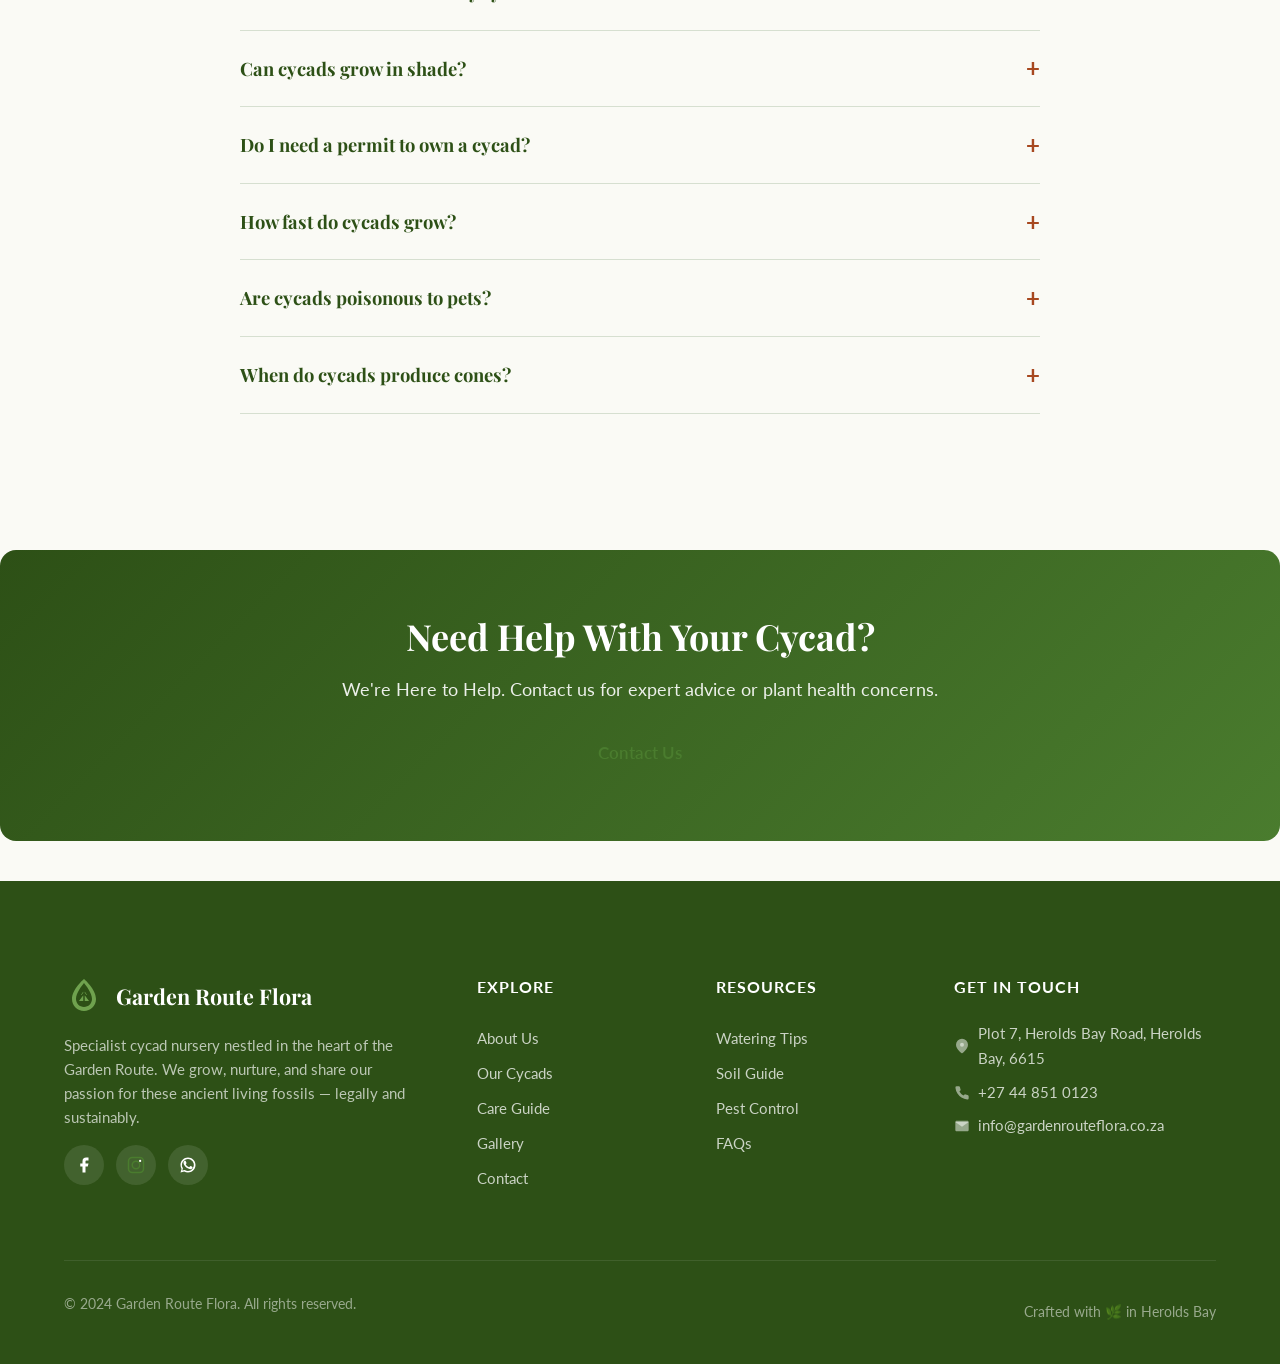
<file: care-guide.html>
<!DOCTYPE html>
<html lang="en">
<head>
  <meta charset="UTF-8">
  <meta name="viewport" content="width=device-width, initial-scale=1.0">
  <title>Cycad Care Guide — Tips for Healthy Broodbome | Garden Route Flora</title>
  <meta name="description" content="Expert cycad care guide from Garden Route Flora. Learn how to care for cycads, broodboom versorging, and get cycad care tips in South Africa.">
  <meta property="og:title" content="Cycad Care Guide — Tips for Healthy Broodbome | Garden Route Flora">
  <meta property="og:description" content="Expert cycad care guide from Garden Route Flora. Learn how to care for cycads, broodboom versorging, and get cycad care tips in South Africa.">
  <meta property="og:type" content="website">
  
  <link rel="preconnect" href="https://fonts.googleapis.com">
  <link rel="preconnect" href="https://fonts.gstatic.com" crossorigin>
  <link href="https://fonts.googleapis.com/css2?family=Lato:wght@300;400;700;900&family=Playfair+Display:ital,wght@0,400;0,700;1,400&display=swap" rel="stylesheet">
  
  <link rel="stylesheet" href="css/styles.css">
</head>
<body class="care-page">

  <!-- Navbar -->
  <nav class="navbar">
    <div class="container">
      <a href="index.html" class="nav-logo">
        <svg viewBox="0 0 40 40" xmlns="http://www.w3.org/2000/svg">
          <path class="logo-leaf" d="M20 2C20 2 8 12 8 22c0 6.627 5.373 12 12 12s12-5.373 12-12C32 12 20 2 20 2zm0 28c-4.418 0-8-3.582-8-8 0-6 6-13.5 8-16 2 2.5 8 10 8 16 0 4.418-3.582 8-8 8z"/>
          <path class="logo-leaf" d="M20 12v16M16 18l4-6 4 6M14 24l6-8 6 8" fill="none" stroke="#2D5016" stroke-width="1.5"/>
        </svg>
        Garden Route Flora
      </a>
      <button class="nav-toggle" aria-label="Toggle navigation">
        <span></span><span></span><span></span>
      </button>
      <div class="nav-links">
        <a href="index.html">Home</a>
        <a href="about.html">About</a>
        <a href="cycads.html">Our Cycads</a>
        <a href="care-guide.html" class="active">Care Guide</a>
        <a href="gallery.html">Gallery</a>
        <a href="contact.html" class="nav-cta">Contact</a>
      </div>
    </div>
  </nav>

  <!-- Hero Section -->
  <header class="hero hero--short">
    <div class="hero__bg">
      <img src="images/care-watering.jpg" alt="Watering cycads" fetchpriority="high">
    </div>
    <div class="hero__overlay"></div>
    <div class="container hero__content">
      <h1 class="hero__title">Cycad Care Guide</h1>
      <p class="hero__subtitle">TIPS & TRICKS FOR THRIVING BROODBOME</p>
    </div>
  </header>

  <!-- Intro -->
  <section class="section">
    <div class="container container--narrow text-center">
      <p class="lead-text">Whether you're a seasoned collector or just brought home your first broodboom, proper care makes all the difference for these ancient plants to thrive for generations to come.</p>
    </div>
  </section>

  <!-- Care Grid -->
  <section class="section bg-light">
    <div class="container">
      <h2 class="text-center section-title">Essential Care Guidelines</h2>
      
      <div class="care-grid">
        <!-- Sunlight -->
        <div class="care-card" id="sunlight">
          <div class="care-icon">☀️</div>
          <h3>Sunlight</h3>
          <p>Proper sunlight is crucial. Most species prefer full sun to partial shade, but needs vary depending on the leaf type.</p>
          <ul>
            <li>Blue-leaf species need more direct sun to maintain color</li>
            <li>Green-leaf species tolerate more shade</li>
            <li>Avoid deep, constant shade</li>
            <li>Morning sun is generally ideal</li>
          </ul>
        </div>
        
        <!-- Watering -->
        <div class="care-card" id="watering">
          <div class="care-icon">💧</div>
          <h3>Watering</h3>
          <p>Cycads are relatively drought tolerant once established, but need consistent moisture during their active growing phase.</p>
          <ul>
            <li>Regular watering in spring/summer growing season</li>
            <li>Reduce watering significantly in winter</li>
            <li>NEVER leave plants waterlogged</li>
            <li>Always check soil dryness before watering again</li>
          </ul>
        </div>
        
        <!-- Soil -->
        <div class="care-card" id="soil">
          <div class="care-icon">🌱</div>
          <h3>Soil & Drainage</h3>
          <p>The number one killer of cycads is poor drainage. They need a porous mix that allows water to flow through freely.</p>
          <ul>
            <li>Use a well-draining gritty/sandy mix</li>
            <li>Avoid heavy clay soils entirely</li>
            <li>Add perlite, pumice, or coarse river sand</li>
            <li>Use raised beds or containers with large drainage holes</li>
          </ul>
        </div>
        
        <!-- Fertilising -->
        <div class="care-card" id="fertilising">
          <div class="care-icon">🧪</div>
          <h3>Fertilising</h3>
          <p>Cycads aren't heavy feeders, but benefit from the right nutrients at the right time of year to support new flushes.</p>
          <ul>
            <li>Apply slow-release fertiliser in early spring before new flush</li>
            <li>Avoid high-nitrogen lawn fertilisers</li>
            <li>Top dress with organic compost annually</li>
            <li>Add bone meal to promote healthy root development</li>
          </ul>
        </div>
        
        <!-- Pests -->
        <div class="care-card" id="pests">
          <div class="care-icon">🐛</div>
          <h3>Pest Control</h3>
          <p>While generally resilient, cycads can fall victim to specific pests that need prompt attention to prevent damage.</p>
          <ul>
            <li>Watch for cycad scale (white powdery insects)</li>
            <li>Mealybugs can hide in the crown</li>
            <li>Treat with systemic insecticide or neem oil</li>
            <li>Check leaf undersides regularly and isolate infected plants</li>
          </ul>
        </div>
        
        <!-- Transplanting -->
        <div class="care-card" id="transplanting">
          <div class="care-icon">🔄</div>
          <h3>Transplanting</h3>
          <p>Careful handling during repotting ensures the root system isn't compromised, preventing transplant shock.</p>
          <ul>
            <li>Repot every 3-5 years in spring</li>
            <li>Choose a pot just 1 size up</li>
            <li>Don't bury the crown deeper than it was previously</li>
            <li>Use fresh, well-draining soil mix</li>
          </ul>
        </div>
        
        <!-- Seasonal -->
        <div class="care-card" id="seasonal">
          <div class="care-icon">❄️</div>
          <h3>Seasonal Care</h3>
          <p>Adjusting your care routine as the seasons change mimics their natural environment and prevents stress.</p>
          <ul>
            <li>Protect from frost (especially young plants)</li>
            <li>Apply mulch around base in winter to insulate roots</li>
            <li>Expect new flushes typically in spring/summer</li>
            <li>Reduce watering significantly in dormant winter months</li>
          </ul>
        </div>
      </div>
    </div>
  </section>

  <!-- Warning Signs -->
  <section class="section">
    <div class="container">
      <h2 class="text-center section-title">Watch for Warning Signs</h2>
      
      <div class="warning-grid">
        <div class="warning-card">
          <div class="warning-icon">🟡</div>
          <h3>Yellow Leaves</h3>
          <p>Often indicates overwatering, poor drainage, or a nutrient deficiency (like magnesium).</p>
        </div>
        <div class="warning-card">
          <div class="warning-icon">🟤</div>
          <h3>Brown Leaf Tips</h3>
          <p>Can be caused by severe sunburn, underwatering, or root rot preventing water uptake.</p>
        </div>
        <div class="warning-card">
          <div class="warning-icon">⚪</div>
          <h3>White Residue</h3>
          <p>Usually a sign of cycad scale infestation. Treat immediately to prevent rapid decline.</p>
        </div>
        <div class="warning-card">
          <div class="warning-icon">🥀</div>
          <h3>Soft Trunk</h3>
          <p>Indicates serious root rot from poor drainage. May need immediate emergency intervention to save.</p>
        </div>
      </div>
    </div>
  </section>

  <!-- FAQ Accordion -->
  <section class="section bg-light" id="faq">
    <div class="container container--narrow">
      <h2 class="text-center section-title">Frequently Asked Questions</h2>
      
      <div class="care-faq">
        <details class="care-faq__item">
          <summary class="care-faq__question">How often should I water my cycad?<span class="care-faq__icon" aria-hidden="true">+</span></summary>
          <div class="care-faq__answer">
            <p>Water deeply during the spring and summer growing season, allowing the top inch of soil to dry out between waterings. In winter, reduce watering significantly, perhaps only once every few weeks depending on rainfall.</p>
          </div>
        </details>
        
        <details class="care-faq__item">
          <summary class="care-faq__question">Can cycads grow in shade?<span class="care-faq__icon" aria-hidden="true">+</span></summary>
          <div class="care-faq__answer">
            <p>Yes, many green-leaf species tolerate partial to full shade (though not deep gloom). Blue-leaf species typically require more direct sunlight to thrive and maintain their striking color.</p>
          </div>
        </details>
        
        <details class="care-faq__item">
          <summary class="care-faq__question">Do I need a permit to own a cycad?<span class="care-faq__icon" aria-hidden="true">+</span></summary>
          <div class="care-faq__answer">
            <p>In South Africa, all indigenous cycads (Encephalartos species) require a permit for possession, transport, or sale. Exotic species generally do not. We supply the necessary documentation for all our indigenous plants.</p>
          </div>
        </details>
        
        <details class="care-faq__item">
          <summary class="care-faq__question">How fast do cycads grow?<span class="care-faq__icon" aria-hidden="true">+</span></summary>
          <div class="care-faq__answer">
            <p>Cycads are famously slow-growing. Some species may only produce one flush of leaves per year, while others might flush twice. Trunk growth is often measured in millimeters per year.</p>
          </div>
        </details>
        
        <details class="care-faq__item">
          <summary class="care-faq__question">Are cycads poisonous to pets?<span class="care-faq__icon" aria-hidden="true">+</span></summary>
          <div class="care-faq__answer">
            <p>Yes, all parts of the cycad are highly toxic to dogs, cats, and humans if ingested, particularly the seeds. Keep pets away from chewing on the leaves or eating the seeds.</p>
          </div>
        </details>
        
        <details class="care-faq__item">
          <summary class="care-faq__question">When do cycads produce cones?<span class="care-faq__icon" aria-hidden="true">+</span></summary>
          <div class="care-faq__answer">
            <p>Cycads must reach maturity to produce cones, which can take 10-20 years. Once mature, they generally cone in the spring or summer, though not necessarily every year.</p>
          </div>
        </details>
      </div>
    </div>
  </section>

  <!-- CTA -->
  <section class="cta-banner">
    <div class="container text-center">
      <h2>Need Help With Your Cycad?</h2>
      <p>We're Here to Help. Contact us for expert advice or plant health concerns.</p>
      <a href="contact.html" class="btn btn-primary mt-4">Contact Us</a>
    </div>
  </section>

  <!-- Footer -->
  <footer class="footer">
    <div class="container">
      <div class="footer-grid">
        <div class="footer-about">
          <a href="index.html" class="nav-logo">
            <svg viewBox="0 0 40 40" xmlns="http://www.w3.org/2000/svg">
              <path class="logo-leaf" d="M20 2C20 2 8 12 8 22c0 6.627 5.373 12 12 12s12-5.373 12-12C32 12 20 2 20 2zm0 28c-4.418 0-8-3.582-8-8 0-6 6-13.5 8-16 2 2.5 8 10 8 16 0 4.418-3.582 8-8 8z"/>
              <path class="logo-leaf" d="M20 12v16M16 18l4-6 4 6M14 24l6-8 6 8" fill="none" stroke="#2D5016" stroke-width="1.5"/>
            </svg>
            Garden Route Flora
          </a>
          <p>Specialist cycad nursery nestled in the heart of the Garden Route. We grow, nurture, and share our passion for these ancient living fossils — legally and sustainably.</p>
          <div class="social-links">
            <a href="#" aria-label="Facebook"><svg viewBox="0 0 24 24"><path d="M18 2h-3a5 5 0 00-5 5v3H7v4h3v8h4v-8h3l1-4h-4V7a1 1 0 011-1h3z"/></svg></a>
            <a href="#" aria-label="Instagram"><svg viewBox="0 0 24 24"><rect x="2" y="2" width="20" height="20" rx="5" ry="5" fill="none" stroke="currentColor" stroke-width="2"/><circle cx="12" cy="12" r="5" fill="none" stroke="currentColor" stroke-width="2"/><circle cx="17.5" cy="6.5" r="1.5"/></svg></a>
            <a href="#" aria-label="WhatsApp"><svg viewBox="0 0 24 24"><path d="M17.472 14.382c-.297-.149-1.758-.867-2.03-.967-.273-.099-.471-.148-.67.15-.197.297-.767.966-.94 1.164-.173.199-.347.223-.644.075-.297-.15-1.255-.463-2.39-1.475-.883-.788-1.48-1.761-1.653-2.059-.173-.297-.018-.458.13-.606.134-.133.298-.347.446-.52.149-.174.198-.298.298-.497.099-.198.05-.371-.025-.52-.075-.149-.669-1.612-.916-2.207-.242-.579-.487-.5-.669-.51-.173-.008-.371-.01-.57-.01-.198 0-.52.074-.792.372-.272.297-1.04 1.016-1.04 2.479 0 1.462 1.065 2.875 1.213 3.074.149.198 2.096 3.2 5.077 4.487.709.306 1.262.489 1.694.625.712.227 1.36.195 1.871.118.571-.085 1.758-.719 2.006-1.413.248-.694.248-1.289.173-1.413-.074-.124-.272-.198-.57-.347z"/><path d="M12 2C6.477 2 2 6.477 2 12c0 1.89.525 3.66 1.438 5.168L2 22l4.832-1.438A9.955 9.955 0 0012 22c5.523 0 10-4.477 10-10S17.523 2 12 2zm0 18a8 8 0 01-4.257-1.218l-.293-.175-3.042.798.812-2.963-.192-.304A8 8 0 1112 20z"/></svg></a>
          </div>
        </div>
        <div class="footer-links">
          <h4>Explore</h4>
          <a href="about.html">About Us</a>
          <a href="cycads.html">Our Cycads</a>
          <a href="care-guide.html">Care Guide</a>
          <a href="gallery.html">Gallery</a>
          <a href="contact.html">Contact</a>
        </div>
        <div class="footer-links">
          <h4>Resources</h4>
          <a href="care-guide.html#watering">Watering Tips</a>
          <a href="care-guide.html#soil">Soil Guide</a>
          <a href="care-guide.html#pests">Pest Control</a>
          <a href="care-guide.html#faq">FAQs</a>
        </div>
        <div class="footer-contact">
          <h4>Get in Touch</h4>
          <p><svg viewBox="0 0 24 24"><path d="M21 10c0 7-9 13-9 13s-9-6-9-13a9 9 0 0118 0z"/><circle cx="12" cy="10" r="3"/></svg> Plot 7, Herolds Bay Road, Herolds Bay, 6615</p>
          <a href="tel:+27448510123"><svg viewBox="0 0 24 24"><path d="M22 16.92v3a2 2 0 01-2.18 2 19.79 19.79 0 01-8.63-3.07 19.5 19.5 0 01-6-6 19.79 19.79 0 01-3.07-8.67A2 2 0 014.11 2h3a2 2 0 012 1.72c.127.96.361 1.903.7 2.81a2 2 0 01-.45 2.11L8.09 9.91a16 16 0 006 6l1.27-1.27a2 2 0 012.11-.45c.907.339 1.85.573 2.81.7A2 2 0 0122 16.92z"/></svg> +27 44 851 0123</a>
          <a href="mailto:info@gardenrouteflora.co.za"><svg viewBox="0 0 24 24"><path d="M4 4h16c1.1 0 2 .9 2 2v12c0 1.1-.9 2-2 2H4c-1.1 0-2-.9-2-2V6c0-1.1.9-2 2-2z"/><polyline points="22,6 12,13 2,6"/></svg> info@gardenrouteflora.co.za</a>
        </div>
      </div>
      <div class="footer-bottom">
        <p>&copy; 2024 Garden Route Flora. All rights reserved.</p>
        <p>Crafted with 🌿 in Herolds Bay</p>
      </div>
    </div>
  </footer>

  <!-- Back to Top -->
  <button class="back-to-top" aria-label="Back to top">
    <svg viewBox="0 0 24 24"><polyline points="18 15 12 9 6 15"/></svg>
  </button>

  <script src="js/main.js"></script>
</body>
</html>
</file>
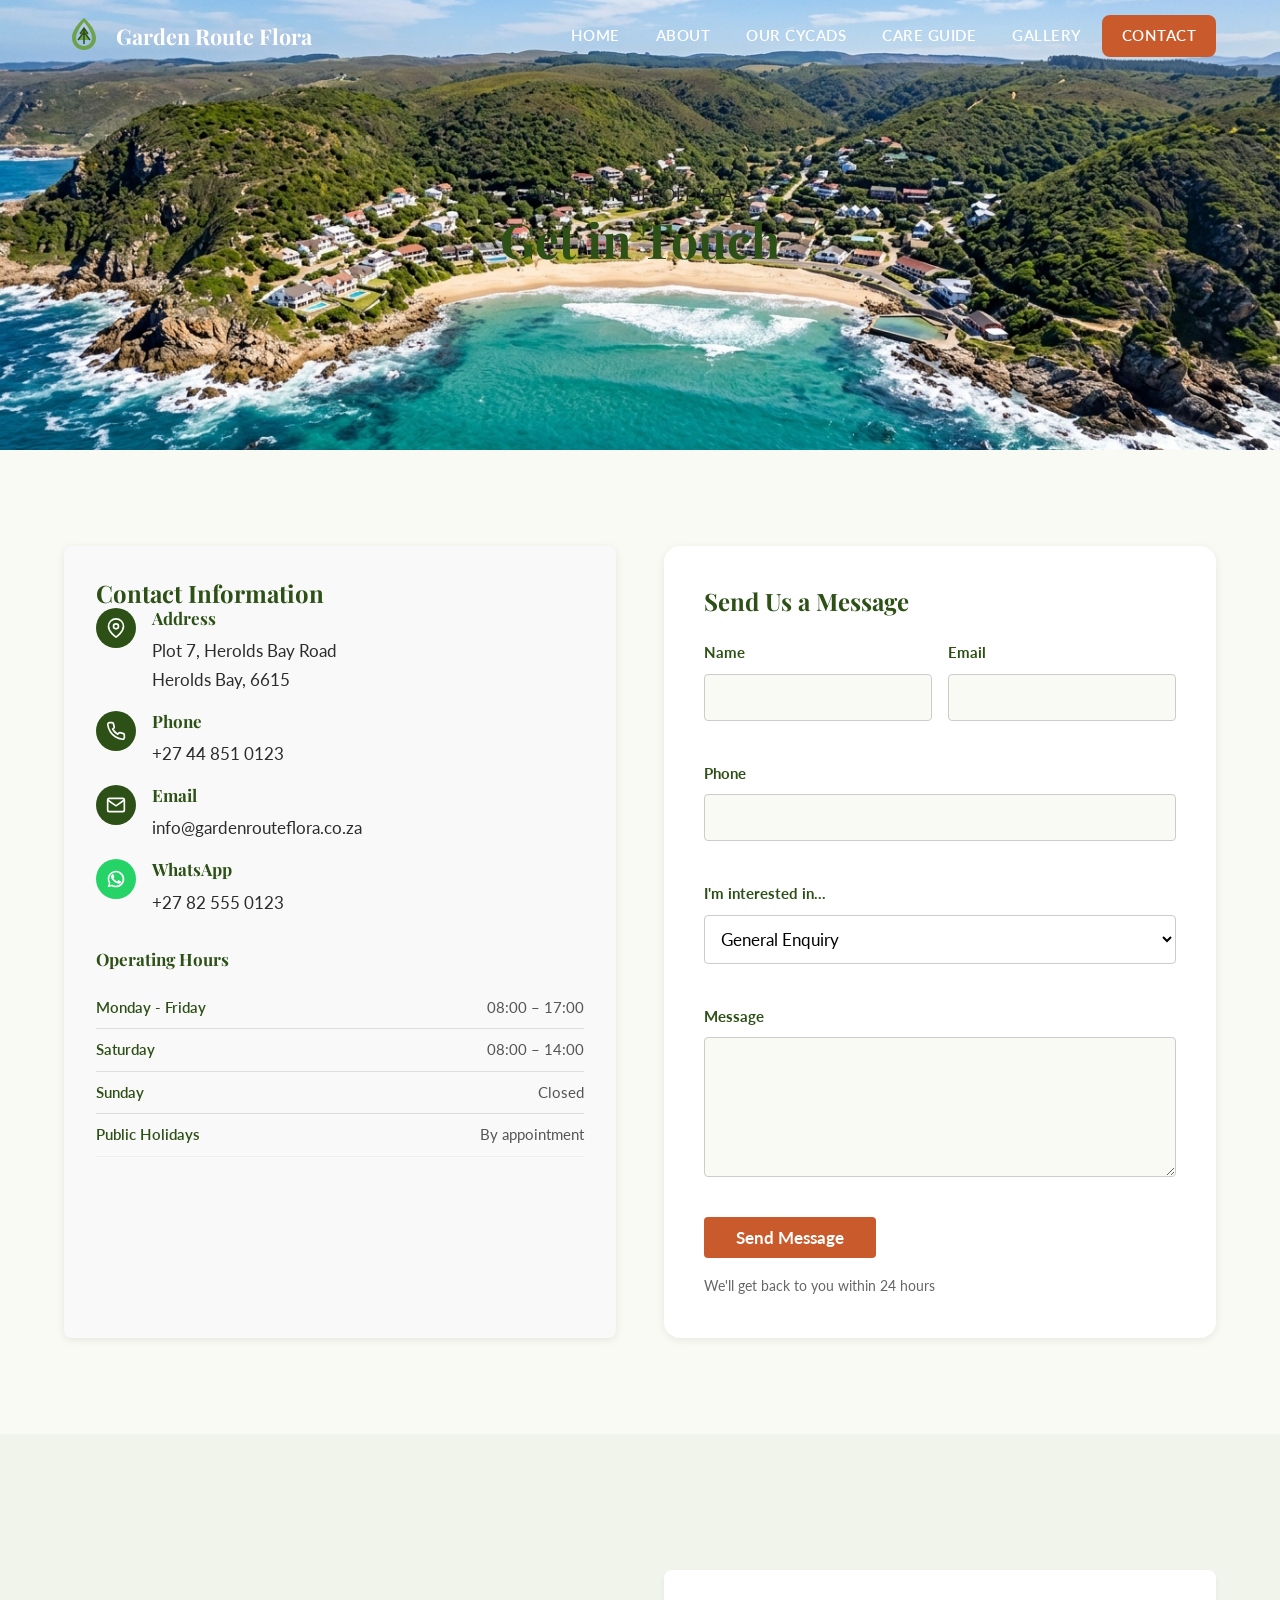
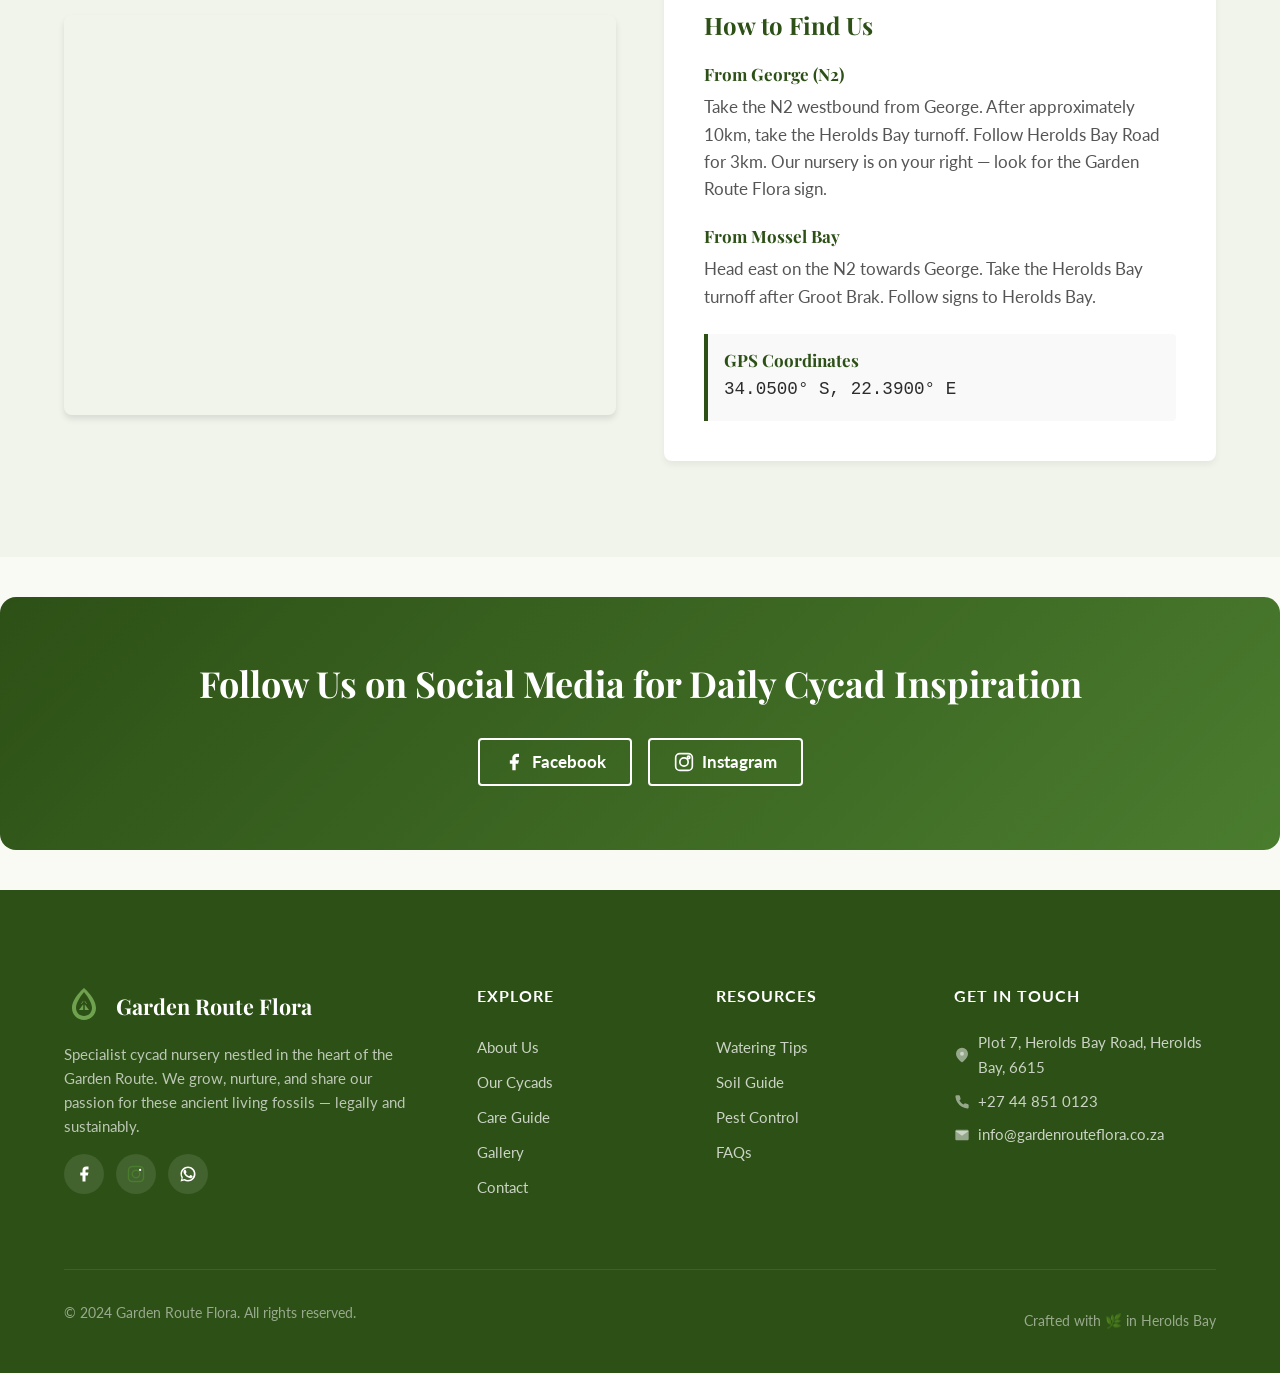
<file: contact.html>
<!DOCTYPE html>
<html lang="en">
<head>
  <meta charset="UTF-8">
  <meta name="viewport" content="width=device-width, initial-scale=1.0">
  <title>Contact Us | Garden Route Flora — Herolds Bay Cycad Nursery</title>
  <meta name="description" content="Get in touch with Garden Route Flora. Visit our cycad nursery in Herolds Bay, contact us for cycad sales and care advice, or find directions.">
  <link rel="canonical" href="https://gardenrouteflora.co.za/contact.html">
  <meta property="og:title" content="Contact Us | Garden Route Flora">
  <meta property="og:description" content="Get in touch with Garden Route Flora. Visit our cycad nursery in Herolds Bay, contact us for cycad sales and care advice, or find directions.">
  <meta property="og:type" content="website">
  <meta property="og:url" content="https://gardenrouteflora.co.za/contact.html">
  
  <link rel="preconnect" href="https://fonts.googleapis.com">
  <link rel="preconnect" href="https://fonts.gstatic.com" crossorigin>
  <link href="https://fonts.googleapis.com/css2?family=Lato:wght@300;400;700;900&family=Playfair+Display:ital,wght@0,400;0,700;1,400&display=swap" rel="stylesheet">
  
  <link rel="stylesheet" href="css/styles.css">
  
  <script type="application/ld+json">
  {
    "@context": "https://schema.org",
    "@type": "GardenStore",
    "name": "Garden Route Flora",
    "image": "https://gardenrouteflora.co.za/images/hero-nursery.jpg",
    "@id": "",
    "url": "https://gardenrouteflora.co.za",
    "telephone": "+27448510123",
    "email": "info@gardenrouteflora.co.za",
    "address": {
      "@type": "PostalAddress",
      "streetAddress": "Plot 7, Herolds Bay Road",
      "addressLocality": "Herolds Bay",
      "addressRegion": "Western Cape",
      "postalCode": "6615",
      "addressCountry": "ZA"
    },
    "geo": {
      "@type": "GeoCoordinates",
      "latitude": -34.0500,
      "longitude": 22.3900
    },
    "openingHoursSpecification": [
      {
        "@type": "OpeningHoursSpecification",
        "dayOfWeek": ["Monday", "Tuesday", "Wednesday", "Thursday", "Friday"],
        "opens": "08:00",
        "closes": "17:00"
      },
      {
        "@type": "OpeningHoursSpecification",
        "dayOfWeek": "Saturday",
        "opens": "08:00",
        "closes": "14:00"
      }
    ]
  }
  </script>
</head>
<body>

  <!-- Navbar -->
  <nav class="navbar">
    <div class="container">
      <a href="index.html" class="nav-logo">
        <svg viewBox="0 0 40 40" xmlns="http://www.w3.org/2000/svg">
          <path class="logo-leaf" d="M20 2C20 2 8 12 8 22c0 6.627 5.373 12 12 12s12-5.373 12-12C32 12 20 2 20 2zm0 28c-4.418 0-8-3.582-8-8 0-6 6-13.5 8-16 2 2.5 8 10 8 16 0 4.418-3.582 8-8 8z"/>
          <path class="logo-leaf" d="M20 12v16M16 18l4-6 4 6M14 24l6-8 6 8" fill="none" stroke="#2D5016" stroke-width="1.5"/>
        </svg>
        Garden Route Flora
      </a>
      <button class="nav-toggle" aria-label="Toggle navigation">
        <span></span><span></span><span></span>
      </button>
      <div class="nav-links">
        <a href="index.html">Home</a>
        <a href="about.html">About</a>
        <a href="cycads.html">Our Cycads</a>
        <a href="care-guide.html">Care Guide</a>
        <a href="gallery.html">Gallery</a>
        <a href="contact.html" class="nav-cta active">Contact</a>
      </div>
    </div>
  </nav>

  <!-- Hero Section -->
  <header class="hero hero--short">
    <img src="images/herolds-bay.jpg" alt="Aerial view of Herolds Bay" class="hero-bg" style="width: 100%; height: 100%; object-fit: cover; position: absolute; z-index: -1;">
    <div class="hero-content">
      <div class="container">
        <p class="subtitle">VISIT US IN HEROLDS BAY</p>
        <h1 class="title">Get in Touch</h1>
      </div>
    </div>
  </header>

  <main>
    <!-- Contact Section -->
    <section class="section reveal">
      <div class="container">
        <div class="contact-grid" style="display: grid; grid-template-columns: 1fr 1fr; gap: 3rem;">
          
          <!-- Contact Info -->
          <div class="contact-info-card" style="background-color: #f9f9f9; padding: 2rem; border-radius: 8px;">
            <h3>Contact Information</h3>
            <div class="contact-info-items" style="margin-bottom: 2rem;">
              <div class="info-item" style="display: flex; align-items: flex-start; margin-bottom: 1rem;">
                <div class="icon-circle" style="margin-right: 1rem; width: 40px; height: 40px; background-color: #2D5016; color: white; border-radius: 50%; display: flex; align-items: center; justify-content: center;">
                  <svg width="20" height="20" viewBox="0 0 24 24" fill="none" stroke="currentColor" stroke-width="2"><path d="M21 10c0 7-9 13-9 13s-9-6-9-13a9 9 0 0118 0z"/><circle cx="12" cy="10" r="3"/></svg>
                </div>
                <div>
                  <h4 style="margin: 0 0 0.5rem 0;">Address</h4>
                  <p style="margin: 0;">Plot 7, Herolds Bay Road<br>Herolds Bay, 6615</p>
                </div>
              </div>

              <div class="info-item" style="display: flex; align-items: flex-start; margin-bottom: 1rem;">
                <div class="icon-circle" style="margin-right: 1rem; width: 40px; height: 40px; background-color: #2D5016; color: white; border-radius: 50%; display: flex; align-items: center; justify-content: center;">
                  <svg width="20" height="20" viewBox="0 0 24 24" fill="none" stroke="currentColor" stroke-width="2"><path d="M22 16.92v3a2 2 0 01-2.18 2 19.79 19.79 0 01-8.63-3.07 19.5 19.5 0 01-6-6 19.79 19.79 0 01-3.07-8.67A2 2 0 014.11 2h3a2 2 0 012 1.72c.127.96.361 1.903.7 2.81a2 2 0 01-.45 2.11L8.09 9.91a16 16 0 006 6l1.27-1.27a2 2 0 012.11-.45c.907.339 1.85.573 2.81.7A2 2 0 0122 16.92z"/></svg>
                </div>
                <div>
                  <h4 style="margin: 0 0 0.5rem 0;">Phone</h4>
                  <p style="margin: 0;"><a href="tel:+27448510123" style="color: inherit; text-decoration: none;">+27 44 851 0123</a></p>
                </div>
              </div>

              <div class="info-item" style="display: flex; align-items: flex-start; margin-bottom: 1rem;">
                <div class="icon-circle" style="margin-right: 1rem; width: 40px; height: 40px; background-color: #2D5016; color: white; border-radius: 50%; display: flex; align-items: center; justify-content: center;">
                  <svg width="20" height="20" viewBox="0 0 24 24" fill="none" stroke="currentColor" stroke-width="2"><path d="M4 4h16c1.1 0 2 .9 2 2v12c0 1.1-.9 2-2 2H4c-1.1 0-2-.9-2-2V6c0-1.1.9-2 2-2z"/><polyline points="22,6 12,13 2,6"/></svg>
                </div>
                <div>
                  <h4 style="margin: 0 0 0.5rem 0;">Email</h4>
                  <p style="margin: 0;"><a href="mailto:info@gardenrouteflora.co.za" style="color: inherit; text-decoration: none;">info@gardenrouteflora.co.za</a></p>
                </div>
              </div>

              <div class="info-item" style="display: flex; align-items: flex-start;">
                <div class="icon-circle" style="margin-right: 1rem; width: 40px; height: 40px; background-color: #25D366; color: white; border-radius: 50%; display: flex; align-items: center; justify-content: center;">
                  <svg width="20" height="20" viewBox="0 0 24 24" fill="currentColor"><path d="M17.472 14.382c-.297-.149-1.758-.867-2.03-.967-.273-.099-.471-.148-.67.15-.197.297-.767.966-.94 1.164-.173.199-.347.223-.644.075-.297-.15-1.255-.463-2.39-1.475-.883-.788-1.48-1.761-1.653-2.059-.173-.297-.018-.458.13-.606.134-.133.298-.347.446-.52.149-.174.198-.298.298-.497.099-.198.05-.371-.025-.52-.075-.149-.669-1.612-.916-2.207-.242-.579-.487-.5-.669-.51-.173-.008-.371-.01-.57-.01-.198 0-.52.074-.792.372-.272.297-1.04 1.016-1.04 2.479 0 1.462 1.065 2.875 1.213 3.074.149.198 2.096 3.2 5.077 4.487.709.306 1.262.489 1.694.625.712.227 1.36.195 1.871.118.571-.085 1.758-.719 2.006-1.413.248-.694.248-1.289.173-1.413-.074-.124-.272-.198-.57-.347z"/><path d="M12 2C6.477 2 2 6.477 2 12c0 1.89.525 3.66 1.438 5.168L2 22l4.832-1.438A9.955 9.955 0 0012 22c5.523 0 10-4.477 10-10S17.523 2 12 2zm0 18a8 8 0 01-4.257-1.218l-.293-.175-3.042.798.812-2.963-.192-.304A8 8 0 1112 20z"/></svg>
                </div>
                <div>
                  <h4 style="margin: 0 0 0.5rem 0;">WhatsApp</h4>
                  <p style="margin: 0;"><a href="https://wa.me/27825550123" target="_blank" rel="noopener noreferrer" style="color: inherit; text-decoration: none;">+27 82 555 0123</a></p>
                </div>
              </div>
            </div>

            <div class="hours-table">
              <h4 style="margin-bottom: 1rem;">Operating Hours</h4>
              <table style="width: 100%; border-collapse: collapse;">
                <tbody>
                  <tr>
                    <td style="padding: 0.5rem 0; border-bottom: 1px solid #ddd;">Monday - Friday</td>
                    <td style="padding: 0.5rem 0; text-align: right; border-bottom: 1px solid #ddd;">08:00 – 17:00</td>
                  </tr>
                  <tr>
                    <td style="padding: 0.5rem 0; border-bottom: 1px solid #ddd;">Saturday</td>
                    <td style="padding: 0.5rem 0; text-align: right; border-bottom: 1px solid #ddd;">08:00 – 14:00</td>
                  </tr>
                  <tr>
                    <td style="padding: 0.5rem 0; border-bottom: 1px solid #ddd;">Sunday</td>
                    <td style="padding: 0.5rem 0; text-align: right; border-bottom: 1px solid #ddd;">Closed</td>
                  </tr>
                  <tr>
                    <td style="padding: 0.5rem 0;">Public Holidays</td>
                    <td style="padding: 0.5rem 0; text-align: right;">By appointment</td>
                  </tr>
                </tbody>
              </table>
            </div>
          </div>

          <!-- Contact Form -->
          <div class="contact-form">
            <h3 style="margin-bottom: 1.5rem;">Send Us a Message</h3>
            <form action="#" method="POST" style="display: flex; flex-direction: column; gap: 1rem;">
              <div class="form-row" style="display: grid; grid-template-columns: 1fr 1fr; gap: 1rem;">
                <div class="form-group" style="display: flex; flex-direction: column;">
                  <label for="name" style="margin-bottom: 0.5rem; font-weight: bold;">Name</label>
                  <input type="text" id="name" name="name" required style="padding: 0.75rem; border: 1px solid #ccc; border-radius: 4px;">
                </div>
                <div class="form-group" style="display: flex; flex-direction: column;">
                  <label for="email" style="margin-bottom: 0.5rem; font-weight: bold;">Email</label>
                  <input type="email" id="email" name="email" required style="padding: 0.75rem; border: 1px solid #ccc; border-radius: 4px;">
                </div>
              </div>
              
              <div class="form-group" style="display: flex; flex-direction: column;">
                <label for="phone" style="margin-bottom: 0.5rem; font-weight: bold;">Phone</label>
                <input type="tel" id="phone" name="phone" style="padding: 0.75rem; border: 1px solid #ccc; border-radius: 4px;">
              </div>

              <div class="form-group" style="display: flex; flex-direction: column;">
                <label for="subject" style="margin-bottom: 0.5rem; font-weight: bold;">I'm interested in...</label>
                <select id="subject" name="subject" style="padding: 0.75rem; border: 1px solid #ccc; border-radius: 4px; background-color: white;">
                  <option value="General Enquiry">General Enquiry</option>
                  <option value="Buying a Cycad">Buying a Cycad</option>
                  <option value="Care Advice">Care Advice</option>
                  <option value="Visiting the Nursery">Visiting the Nursery</option>
                  <option value="Other">Other</option>
                </select>
              </div>

              <div class="form-group" style="display: flex; flex-direction: column;">
                <label for="message" style="margin-bottom: 0.5rem; font-weight: bold;">Message</label>
                <textarea id="message" name="message" rows="5" required style="padding: 0.75rem; border: 1px solid #ccc; border-radius: 4px; resize: vertical;"></textarea>
              </div>

              <button type="submit" class="btn btn--primary" style="align-self: flex-start; padding: 0.75rem 2rem; border: none; cursor: pointer; border-radius: 4px; font-weight: bold;">Send Message</button>
              <small style="color: #666;">We'll get back to you within 24 hours</small>
            </form>
          </div>
        </div>
      </div>
    </section>

    <!-- Location & Directions -->
    <section class="section reveal" style="background-color: #f0f4eb;">
      <div class="container">
        <div class="location-grid" style="display: grid; grid-template-columns: 1fr 1fr; gap: 3rem; align-items: center;">
          
          <div class="map-container" style="border-radius: 8px; overflow: hidden; box-shadow: 0 4px 6px rgba(0,0,0,0.1); height: 400px;">
            <iframe src="https://www.google.com/maps/embed?pb=!1m18!1m12!1m3!1d13218.5!2d22.39!3d-34.05!2m3!1f0!2f0!3f0!3m2!1i1024!2i768!4f13.1!3m3!1m2!1s0x1dd60e8e9b3e0001%3A0x5e3c1e3e3e3e3e3e!2sHerolds%20Bay!5e0!3m2!1sen!2sza!4v1234567890" width="100%" height="100%" style="border:0;" allowfullscreen="" loading="lazy" referrerpolicy="no-referrer-when-downgrade"></iframe>
          </div>

          <div class="directions-card" style="background-color: white; padding: 2.5rem; border-radius: 8px; box-shadow: 0 4px 6px rgba(0,0,0,0.05);">
            <h3 style="margin-bottom: 1.5rem; color: #2D5016;">How to Find Us</h3>
            
            <div style="margin-bottom: 1.5rem;">
              <h4 style="margin-bottom: 0.5rem;">From George (N2)</h4>
              <p style="margin: 0; line-height: 1.6; color: #555;">Take the N2 westbound from George. After approximately 10km, take the Herolds Bay turnoff. Follow Herolds Bay Road for 3km. Our nursery is on your right — look for the Garden Route Flora sign.</p>
            </div>
            
            <div style="margin-bottom: 1.5rem;">
              <h4 style="margin-bottom: 0.5rem;">From Mossel Bay</h4>
              <p style="margin: 0; line-height: 1.6; color: #555;">Head east on the N2 towards George. Take the Herolds Bay turnoff after Groot Brak. Follow signs to Herolds Bay.</p>
            </div>
            
            <div style="background-color: #f9f9f9; padding: 1rem; border-left: 4px solid #2D5016; border-radius: 0 4px 4px 0;">
              <h4 style="margin-bottom: 0.25rem;">GPS Coordinates</h4>
              <p style="margin: 0; font-family: monospace; font-size: 1.1rem;">34.0500° S, 22.3900° E</p>
            </div>
          </div>

        </div>
      </div>
    </section>

    <!-- Social CTA -->
    <section class="section cta-banner reveal" style="text-align: center; background-color: #2D5016; color: white; padding: 4rem 1rem;">
      <div class="container">
        <h2 style="margin-bottom: 2rem; font-family: 'Playfair Display', serif;">Follow Us on Social Media for Daily Cycad Inspiration</h2>
        <div class="social-buttons" style="display: flex; gap: 1rem; justify-content: center;">
          <a href="#" class="btn btn--secondary" style="display: flex; align-items: center; gap: 0.5rem; background-color: transparent; border: 2px solid white; color: white; padding: 0.75rem 1.5rem; text-decoration: none; border-radius: 4px; font-weight: bold; transition: all 0.3s ease;">
            <svg viewBox="0 0 24 24" width="20" height="20" fill="currentColor"><path d="M18 2h-3a5 5 0 00-5 5v3H7v4h3v8h4v-8h3l1-4h-4V7a1 1 0 011-1h3z"/></svg>
            Facebook
          </a>
          <a href="#" class="btn btn--secondary" style="display: flex; align-items: center; gap: 0.5rem; background-color: transparent; border: 2px solid white; color: white; padding: 0.75rem 1.5rem; text-decoration: none; border-radius: 4px; font-weight: bold; transition: all 0.3s ease;">
            <svg viewBox="0 0 24 24" width="20" height="20" fill="none" stroke="currentColor" stroke-width="2"><rect x="2" y="2" width="20" height="20" rx="5" ry="5"/><circle cx="12" cy="12" r="5"/><circle cx="17.5" cy="6.5" r="1.5"/></svg>
            Instagram
          </a>
        </div>
      </div>
    </section>
  </main>

  <!-- Footer -->
  <footer class="footer">
    <div class="container">
      <div class="footer-grid">
        <div class="footer-about">
          <a href="index.html" class="nav-logo">
            <svg viewBox="0 0 40 40" xmlns="http://www.w3.org/2000/svg">
              <path class="logo-leaf" d="M20 2C20 2 8 12 8 22c0 6.627 5.373 12 12 12s12-5.373 12-12C32 12 20 2 20 2zm0 28c-4.418 0-8-3.582-8-8 0-6 6-13.5 8-16 2 2.5 8 10 8 16 0 4.418-3.582 8-8 8z"/>
              <path class="logo-leaf" d="M20 12v16M16 18l4-6 4 6M14 24l6-8 6 8" fill="none" stroke="#2D5016" stroke-width="1.5"/>
            </svg>
            Garden Route Flora
          </a>
          <p>Specialist cycad nursery nestled in the heart of the Garden Route. We grow, nurture, and share our passion for these ancient living fossils — legally and sustainably.</p>
          <div class="social-links">
            <a href="#" aria-label="Facebook"><svg viewBox="0 0 24 24"><path d="M18 2h-3a5 5 0 00-5 5v3H7v4h3v8h4v-8h3l1-4h-4V7a1 1 0 011-1h3z"/></svg></a>
            <a href="#" aria-label="Instagram"><svg viewBox="0 0 24 24"><rect x="2" y="2" width="20" height="20" rx="5" ry="5" fill="none" stroke="currentColor" stroke-width="2"/><circle cx="12" cy="12" r="5" fill="none" stroke="currentColor" stroke-width="2"/><circle cx="17.5" cy="6.5" r="1.5"/></svg></a>
            <a href="#" aria-label="WhatsApp"><svg viewBox="0 0 24 24"><path d="M17.472 14.382c-.297-.149-1.758-.867-2.03-.967-.273-.099-.471-.148-.67.15-.197.297-.767.966-.94 1.164-.173.199-.347.223-.644.075-.297-.15-1.255-.463-2.39-1.475-.883-.788-1.48-1.761-1.653-2.059-.173-.297-.018-.458.13-.606.134-.133.298-.347.446-.52.149-.174.198-.298.298-.497.099-.198.05-.371-.025-.52-.075-.149-.669-1.612-.916-2.207-.242-.579-.487-.5-.669-.51-.173-.008-.371-.01-.57-.01-.198 0-.52.074-.792.372-.272.297-1.04 1.016-1.04 2.479 0 1.462 1.065 2.875 1.213 3.074.149.198 2.096 3.2 5.077 4.487.709.306 1.262.489 1.694.625.712.227 1.36.195 1.871.118.571-.085 1.758-.719 2.006-1.413.248-.694.248-1.289.173-1.413-.074-.124-.272-.198-.57-.347z"/><path d="M12 2C6.477 2 2 6.477 2 12c0 1.89.525 3.66 1.438 5.168L2 22l4.832-1.438A9.955 9.955 0 0012 22c5.523 0 10-4.477 10-10S17.523 2 12 2zm0 18a8 8 0 01-4.257-1.218l-.293-.175-3.042.798.812-2.963-.192-.304A8 8 0 1112 20z"/></svg></a>
          </div>
        </div>
        <div class="footer-links">
          <h4>Explore</h4>
          <a href="about.html">About Us</a>
          <a href="cycads.html">Our Cycads</a>
          <a href="care-guide.html">Care Guide</a>
          <a href="gallery.html">Gallery</a>
          <a href="contact.html">Contact</a>
        </div>
        <div class="footer-links">
          <h4>Resources</h4>
          <a href="care-guide.html#watering">Watering Tips</a>
          <a href="care-guide.html#soil">Soil Guide</a>
          <a href="care-guide.html#pests">Pest Control</a>
          <a href="care-guide.html#faq">FAQs</a>
        </div>
        <div class="footer-contact">
          <h4>Get in Touch</h4>
          <p><svg viewBox="0 0 24 24"><path d="M21 10c0 7-9 13-9 13s-9-6-9-13a9 9 0 0118 0z"/><circle cx="12" cy="10" r="3"/></svg> Plot 7, Herolds Bay Road, Herolds Bay, 6615</p>
          <a href="tel:+27448510123"><svg viewBox="0 0 24 24"><path d="M22 16.92v3a2 2 0 01-2.18 2 19.79 19.79 0 01-8.63-3.07 19.5 19.5 0 01-6-6 19.79 19.79 0 01-3.07-8.67A2 2 0 014.11 2h3a2 2 0 012 1.72c.127.96.361 1.903.7 2.81a2 2 0 01-.45 2.11L8.09 9.91a16 16 0 006 6l1.27-1.27a2 2 0 012.11-.45c.907.339 1.85.573 2.81.7A2 2 0 0122 16.92z"/></svg> +27 44 851 0123</a>
          <a href="mailto:info@gardenrouteflora.co.za"><svg viewBox="0 0 24 24"><path d="M4 4h16c1.1 0 2 .9 2 2v12c0 1.1-.9 2-2 2H4c-1.1 0-2-.9-2-2V6c0-1.1.9-2 2-2z"/><polyline points="22,6 12,13 2,6"/></svg> info@gardenrouteflora.co.za</a>
        </div>
      </div>
      <div class="footer-bottom">
        <p>&copy; 2024 Garden Route Flora. All rights reserved.</p>
        <p>Crafted with 🌿 in Herolds Bay</p>
      </div>
    </div>
  </footer>

  <!-- Back to Top -->
  <button class="back-to-top" aria-label="Back to top">
    <svg viewBox="0 0 24 24"><polyline points="18 15 12 9 6 15"/></svg>
  </button>

  <script src="js/main.js"></script>
</body>
</html>
</file>
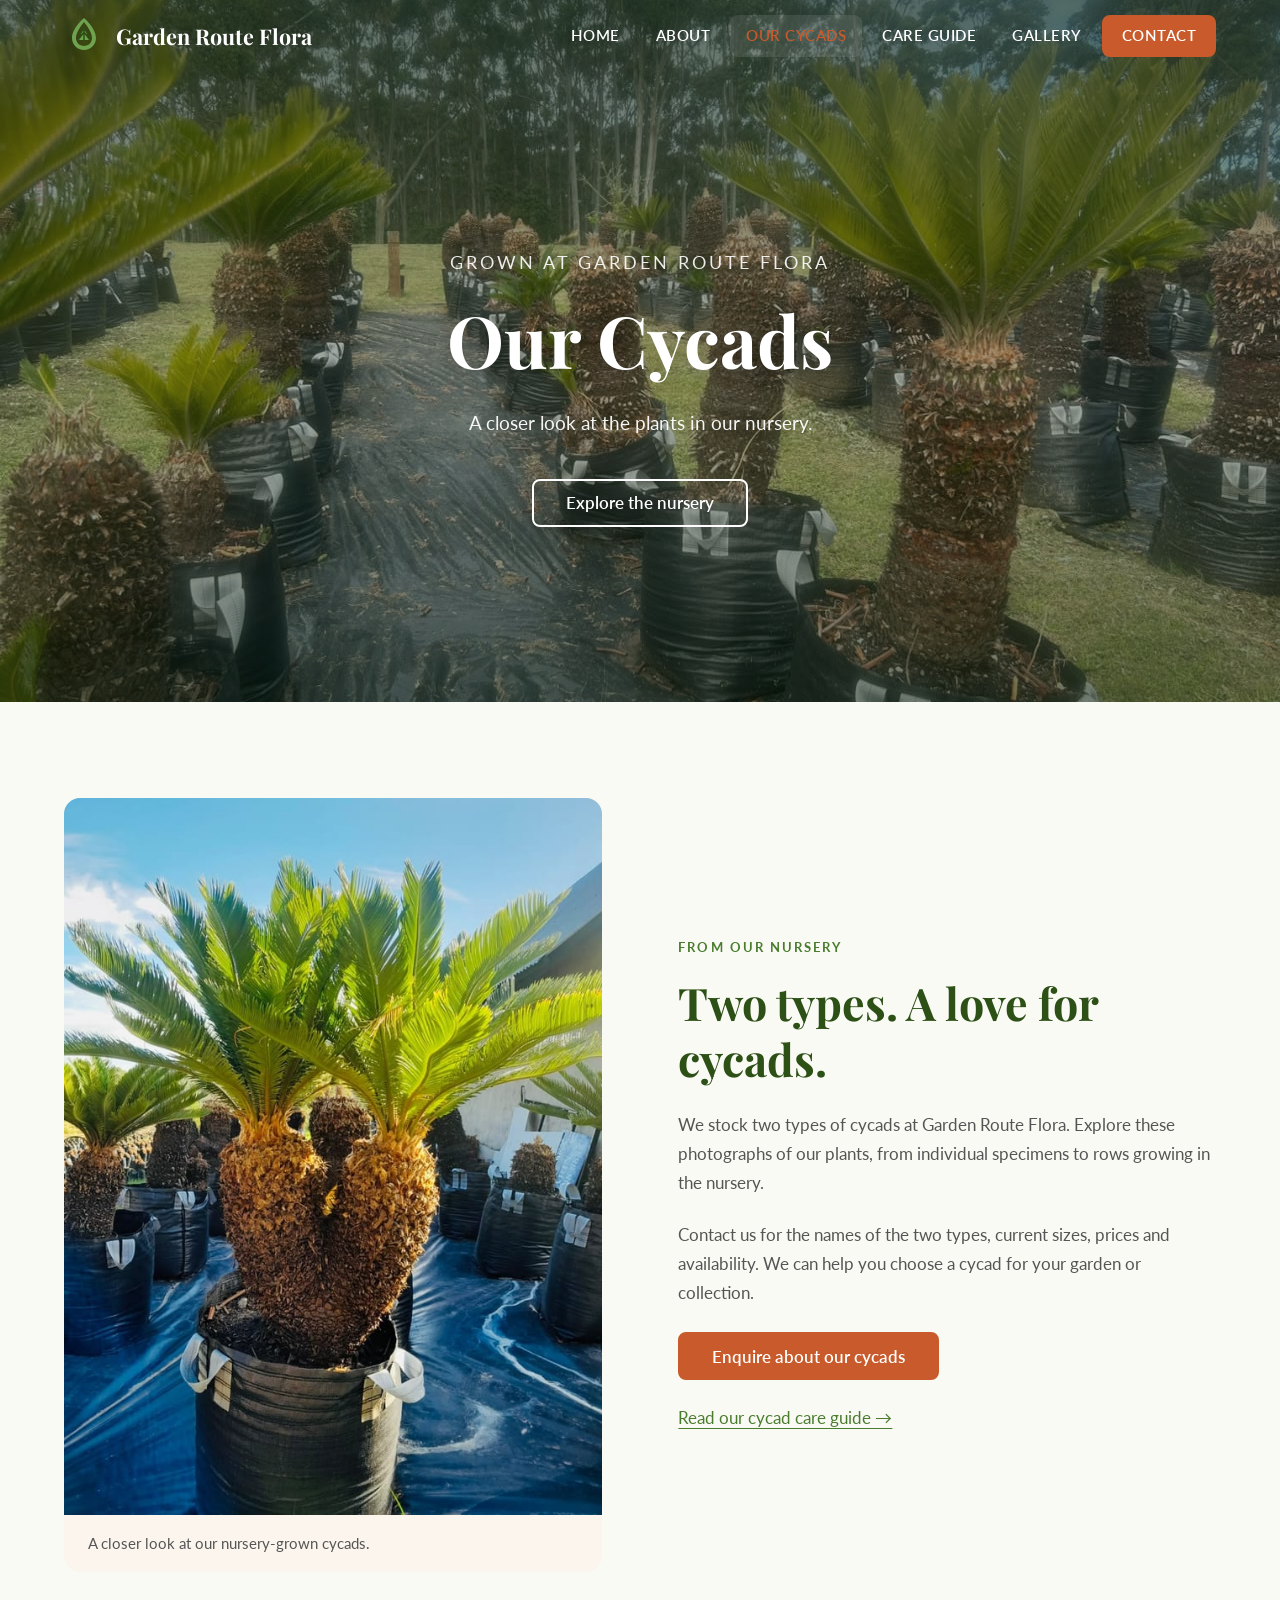
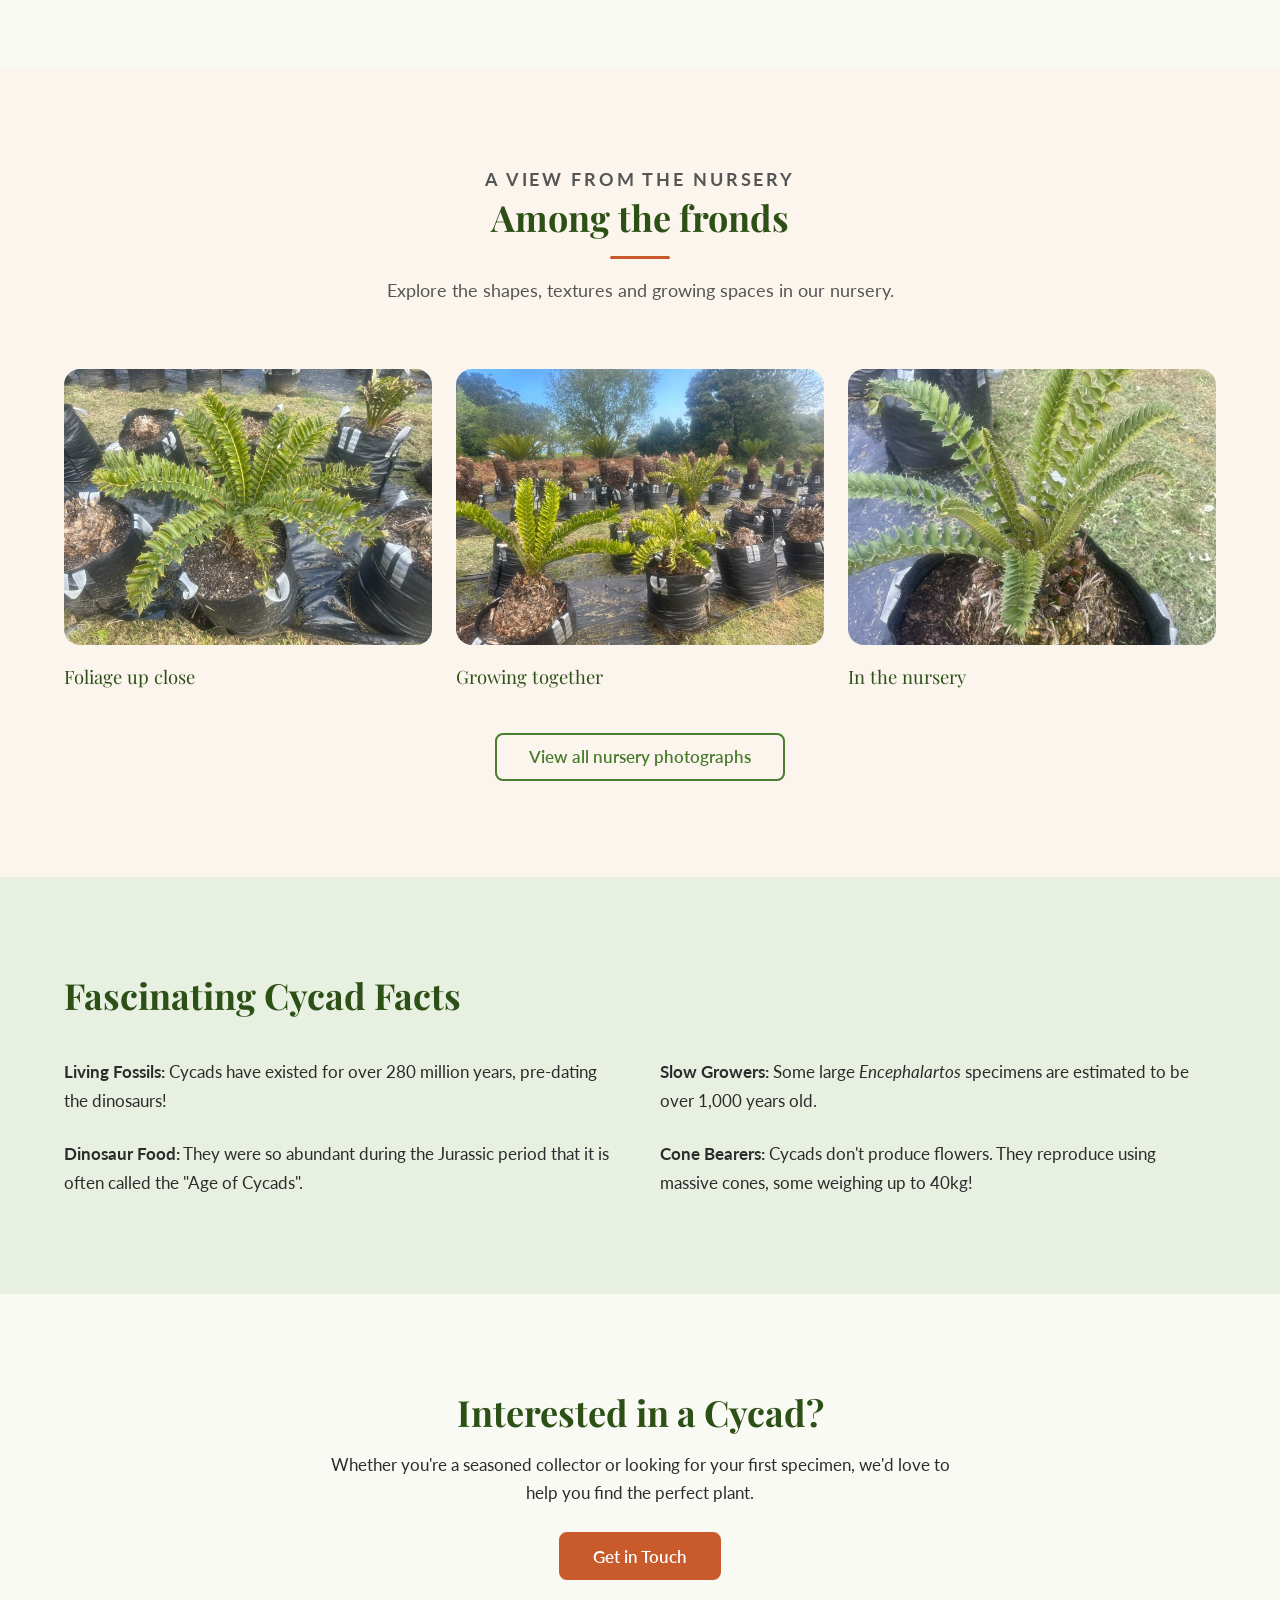
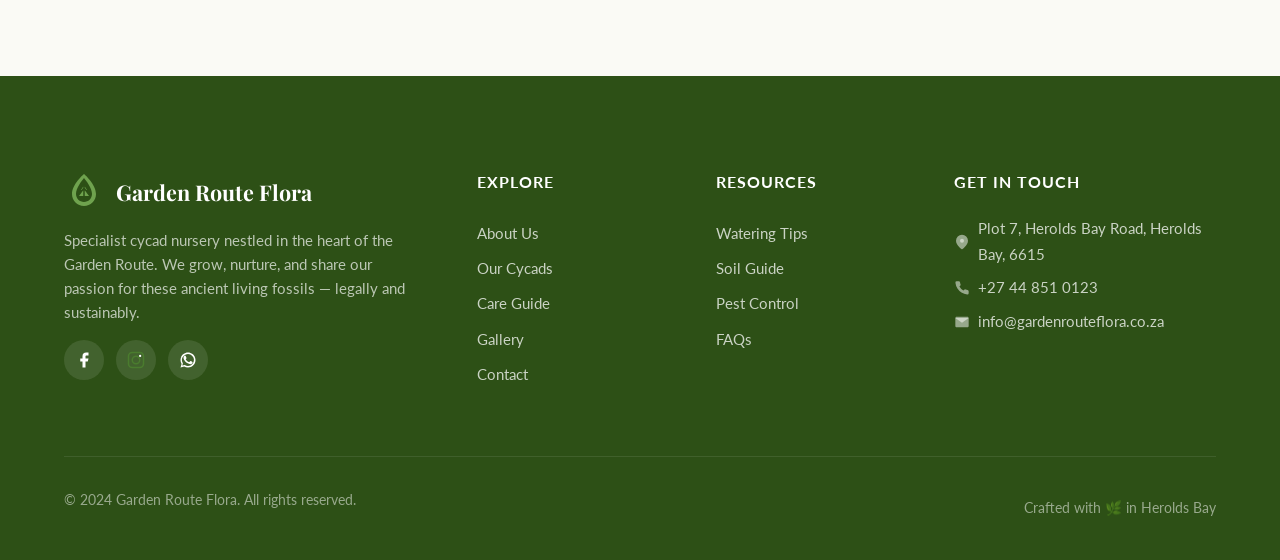
<file: cycads.html>
<!DOCTYPE html>
<html lang="en">
<head>
  <meta charset="UTF-8">
  <meta name="viewport" content="width=device-width, initial-scale=1.0">
  <title>Our Cycads | Garden Route Flora</title>
  <meta name="description" content="Our nursery stocks two types of cycads. Browse photographs from Garden Route Flora and contact us for current names, sizes and availability.">
  <meta property="og:title" content="Our Cycads | Garden Route Flora">
  <meta property="og:description" content="Our nursery stocks two types of cycads. Browse photographs from Garden Route Flora and contact us for current names, sizes and availability.">
  <meta property="og:type" content="website">
  <meta property="og:image" content="https://ernest01982.github.io/garden-route-flora/images/nursery/87943.jpg">
  <link rel="canonical" href="https://gardenrouteflora.co.za/cycads.html">
  
  <link rel="preconnect" href="https://fonts.googleapis.com">
  <link rel="preconnect" href="https://fonts.gstatic.com" crossorigin>
  <link href="https://fonts.googleapis.com/css2?family=Lato:wght@300;400;700;900&family=Playfair+Display:ital,wght@0,400;0,700;1,400&display=swap" rel="stylesheet">
  
  <link rel="stylesheet" href="css/styles.css">
</head>
<body class="cycads-page">
  <!-- Navbar -->
  <nav class="navbar">
    <div class="container">
      <a href="index.html" class="nav-logo">
        <svg viewBox="0 0 40 40" xmlns="http://www.w3.org/2000/svg">
          <path class="logo-leaf" d="M20 2C20 2 8 12 8 22c0 6.627 5.373 12 12 12s12-5.373 12-12C32 12 20 2 20 2zm0 28c-4.418 0-8-3.582-8-8 0-6 6-13.5 8-16 2 2.5 8 10 8 16 0 4.418-3.582 8-8 8z"/>
          <path class="logo-leaf" d="M20 12v16M16 18l4-6 4 6M14 24l6-8 6 8" fill="none" stroke="#2D5016" stroke-width="1.5"/>
        </svg>
        Garden Route Flora
      </a>
      <button class="nav-toggle" aria-label="Toggle navigation">
        <span></span><span></span><span></span>
      </button>
      <div class="nav-links">
        <a href="index.html">Home</a>
        <a href="about.html">About</a>
        <a href="cycads.html" class="active">Our Cycads</a>
        <a href="care-guide.html">Care Guide</a>
        <a href="gallery.html">Gallery</a>
        <a href="contact.html" class="nav-cta">Contact</a>
      </div>
    </div>
  </nav>

  <main>
  <!-- Photographs from the nursery; botanical names await owner confirmation. -->
  <header class="hero hero--short nursery-hero">
    <div class="hero__bg">
      <img src="images/nursery/87943.jpg" srcset="images/nursery/87943-640.jpg 640w, images/nursery/87943.jpg 1280w" sizes="100vw" alt="Rows of potted cycads at the nursery" width="1280" height="960" fetchpriority="high">
    </div>
    <div class="hero__overlay"></div>
    <div class="hero__content container">
      <p class="hero__subtitle">Grown at Garden Route Flora</p>
      <h1 class="hero__title">Our Cycads</h1>
      <p class="hero__description">A closer look at the plants in our nursery.</p>
      <a href="#our-cycads" class="btn btn--secondary">Explore the nursery</a>
    </div>
  </header>

  <section class="section nursery-intro" id="our-cycads" aria-labelledby="stock-heading">
    <div class="container nursery-feature">
      <figure class="nursery-feature__photo">
        <img src="images/nursery/87921.jpg" srcset="images/nursery/87921-640.jpg 640w, images/nursery/87921.jpg 960w" sizes="(max-width: 700px) calc(100vw - 48px), 560px" alt="Cycad with arching green fronds in a nursery pot" loading="lazy" decoding="async" width="960" height="1280">
        <figcaption>A closer look at our nursery-grown cycads.</figcaption>
      </figure>
      <div class="nursery-feature__copy">
        <p class="nursery-eyebrow">From our nursery</p>
        <h2 id="stock-heading">Two types. A love for cycads.</h2>
        <p>We stock two types of cycads at Garden Route Flora. Explore these photographs of our plants, from individual specimens to rows growing in the nursery.</p>
        <p>Contact us for the names of the two types, current sizes, prices and availability. We can help you choose a cycad for your garden or collection.</p>
        <a href="contact.html" class="btn btn--primary">Enquire about our cycads</a>
        <a href="care-guide.html" class="nursery-text-link">Read our cycad care guide &rarr;</a>
      </div>
    </div>
  </section>

  <section class="section section--sand nursery-photographs" aria-labelledby="photos-heading">
    <div class="container">
      <div class="section-header">
        <p class="nursery-eyebrow">A view from the nursery</p>
        <h2 id="photos-heading">Among the fronds</h2>
        <div class="divider"></div>
        <p>Explore the shapes, textures and growing spaces in our nursery.</p>
      </div>
      <div class="nursery-photo-grid">
        <figure>
          <img src="images/nursery/87935.jpg" srcset="images/nursery/87935-640.jpg 640w, images/nursery/87935.jpg 1280w" sizes="(max-width: 700px) calc(100vw - 48px), 560px" alt="A potted cycad with broad green leaves" loading="lazy" decoding="async" width="1280" height="960">
          <figcaption>Foliage up close</figcaption>
        </figure>
        <figure>
          <img src="images/nursery/87949.jpg" srcset="images/nursery/87949-640.jpg 640w, images/nursery/87949.jpg 1280w" sizes="(max-width: 700px) calc(100vw - 48px), 560px" alt="An overview of potted cycads growing together at the nursery" loading="lazy" decoding="async" width="1280" height="960">
          <figcaption>Growing together</figcaption>
        </figure>
        <figure>
          <img src="images/nursery/87941.jpg" srcset="images/nursery/87941-640.jpg 640w, images/nursery/87941.jpg 960w" sizes="(max-width: 700px) calc(100vw - 48px), 560px" alt="Green cycad fronds among the nursery plants" loading="lazy" decoding="async" width="960" height="1280">
          <figcaption>In the nursery</figcaption>
        </figure>
      </div>
      <div class="nursery-gallery-link"><a href="gallery.html" class="btn btn--outline-green">View all nursery photographs</a></div>
    </div>
  </section>

  <!-- Did You Know Section -->
  <section class="section facts-section bg-light reveal">
    <div class="container">
      <div class="highlight-box">
        <h2>Fascinating Cycad Facts</h2>
        <ul class="facts-list">
          <li><strong>Living Fossils:</strong> Cycads have existed for over 280 million years, pre-dating the dinosaurs!</li>
          <li><strong>Slow Growers:</strong> Some large <em>Encephalartos</em> specimens are estimated to be over 1,000 years old.</li>
          <li><strong>Dinosaur Food:</strong> They were so abundant during the Jurassic period that it is often called the "Age of Cycads".</li>
          <li><strong>Cone Bearers:</strong> Cycads don't produce flowers. They reproduce using massive cones, some weighing up to 40kg!</li>
        </ul>
      </div>
    </div>
  </section>

  <!-- CTA Section -->
  <section class="section cta-section text-center reveal">
    <div class="container">
      <h2>Interested in a Cycad?</h2>
      <p>Whether you're a seasoned collector or looking for your first specimen, we'd love to help you find the perfect plant.</p>
      <a href="contact.html" class="btn btn--primary">Get in Touch</a>
    </div>
  </section>

  </main>

  <!-- Footer -->
  <footer class="footer">
    <div class="container">
      <div class="footer-grid">
        <div class="footer-about">
          <a href="index.html" class="nav-logo">
            <svg viewBox="0 0 40 40" xmlns="http://www.w3.org/2000/svg">
              <path class="logo-leaf" d="M20 2C20 2 8 12 8 22c0 6.627 5.373 12 12 12s12-5.373 12-12C32 12 20 2 20 2zm0 28c-4.418 0-8-3.582-8-8 0-6 6-13.5 8-16 2 2.5 8 10 8 16 0 4.418-3.582 8-8 8z"/>
              <path class="logo-leaf" d="M20 12v16M16 18l4-6 4 6M14 24l6-8 6 8" fill="none" stroke="#2D5016" stroke-width="1.5"/>
            </svg>
            Garden Route Flora
          </a>
          <p>Specialist cycad nursery nestled in the heart of the Garden Route. We grow, nurture, and share our passion for these ancient living fossils — legally and sustainably.</p>
          <div class="social-links">
            <a href="#" aria-label="Facebook"><svg viewBox="0 0 24 24"><path d="M18 2h-3a5 5 0 00-5 5v3H7v4h3v8h4v-8h3l1-4h-4V7a1 1 0 011-1h3z"/></svg></a>
            <a href="#" aria-label="Instagram"><svg viewBox="0 0 24 24"><rect x="2" y="2" width="20" height="20" rx="5" ry="5" fill="none" stroke="currentColor" stroke-width="2"/><circle cx="12" cy="12" r="5" fill="none" stroke="currentColor" stroke-width="2"/><circle cx="17.5" cy="6.5" r="1.5"/></svg></a>
            <a href="#" aria-label="WhatsApp"><svg viewBox="0 0 24 24"><path d="M17.472 14.382c-.297-.149-1.758-.867-2.03-.967-.273-.099-.471-.148-.67.15-.197.297-.767.966-.94 1.164-.173.199-.347.223-.644.075-.297-.15-1.255-.463-2.39-1.475-.883-.788-1.48-1.761-1.653-2.059-.173-.297-.018-.458.13-.606.134-.133.298-.347.446-.52.149-.174.198-.298.298-.497.099-.198.05-.371-.025-.52-.075-.149-.669-1.612-.916-2.207-.242-.579-.487-.5-.669-.51-.173-.008-.371-.01-.57-.01-.198 0-.52.074-.792.372-.272.297-1.04 1.016-1.04 2.479 0 1.462 1.065 2.875 1.213 3.074.149.198 2.096 3.2 5.077 4.487.709.306 1.262.489 1.694.625.712.227 1.36.195 1.871.118.571-.085 1.758-.719 2.006-1.413.248-.694.248-1.289.173-1.413-.074-.124-.272-.198-.57-.347z"/><path d="M12 2C6.477 2 2 6.477 2 12c0 1.89.525 3.66 1.438 5.168L2 22l4.832-1.438A9.955 9.955 0 0012 22c5.523 0 10-4.477 10-10S17.523 2 12 2zm0 18a8 8 0 01-4.257-1.218l-.293-.175-3.042.798.812-2.963-.192-.304A8 8 0 1112 20z"/></svg></a>
          </div>
        </div>
        <div class="footer-links">
          <h4>Explore</h4>
          <a href="about.html">About Us</a>
          <a href="cycads.html">Our Cycads</a>
          <a href="care-guide.html">Care Guide</a>
          <a href="gallery.html">Gallery</a>
          <a href="contact.html">Contact</a>
        </div>
        <div class="footer-links">
          <h4>Resources</h4>
          <a href="care-guide.html#watering">Watering Tips</a>
          <a href="care-guide.html#soil">Soil Guide</a>
          <a href="care-guide.html#pests">Pest Control</a>
          <a href="care-guide.html#faq">FAQs</a>
        </div>
        <div class="footer-contact">
          <h4>Get in Touch</h4>
          <p><svg viewBox="0 0 24 24"><path d="M21 10c0 7-9 13-9 13s-9-6-9-13a9 9 0 0118 0z"/><circle cx="12" cy="10" r="3"/></svg> Plot 7, Herolds Bay Road, Herolds Bay, 6615</p>
          <a href="tel:+27448510123"><svg viewBox="0 0 24 24"><path d="M22 16.92v3a2 2 0 01-2.18 2 19.79 19.79 0 01-8.63-3.07 19.5 19.5 0 01-6-6 19.79 19.79 0 01-3.07-8.67A2 2 0 014.11 2h3a2 2 0 012 1.72c.127.96.361 1.903.7 2.81a2 2 0 01-.45 2.11L8.09 9.91a16 16 0 006 6l1.27-1.27a2 2 0 012.11-.45c.907.339 1.85.573 2.81.7A2 2 0 0122 16.92z"/></svg> +27 44 851 0123</a>
          <a href="mailto:info@gardenrouteflora.co.za"><svg viewBox="0 0 24 24"><path d="M4 4h16c1.1 0 2 .9 2 2v12c0 1.1-.9 2-2 2H4c-1.1 0-2-.9-2-2V6c0-1.1.9-2 2-2z"/><polyline points="22,6 12,13 2,6"/></svg> info@gardenrouteflora.co.za</a>
        </div>
      </div>
      <div class="footer-bottom">
        <p>&copy; 2024 Garden Route Flora. All rights reserved.</p>
        <p>Crafted with 🌿 in Herolds Bay</p>
      </div>
    </div>
  </footer>

  <!-- Back to Top -->
  <button class="back-to-top" aria-label="Back to top">
    <svg viewBox="0 0 24 24"><polyline points="18 15 12 9 6 15"/></svg>
  </button>
  
  <script src="js/main.js"></script>
</body>
</html>
</file>
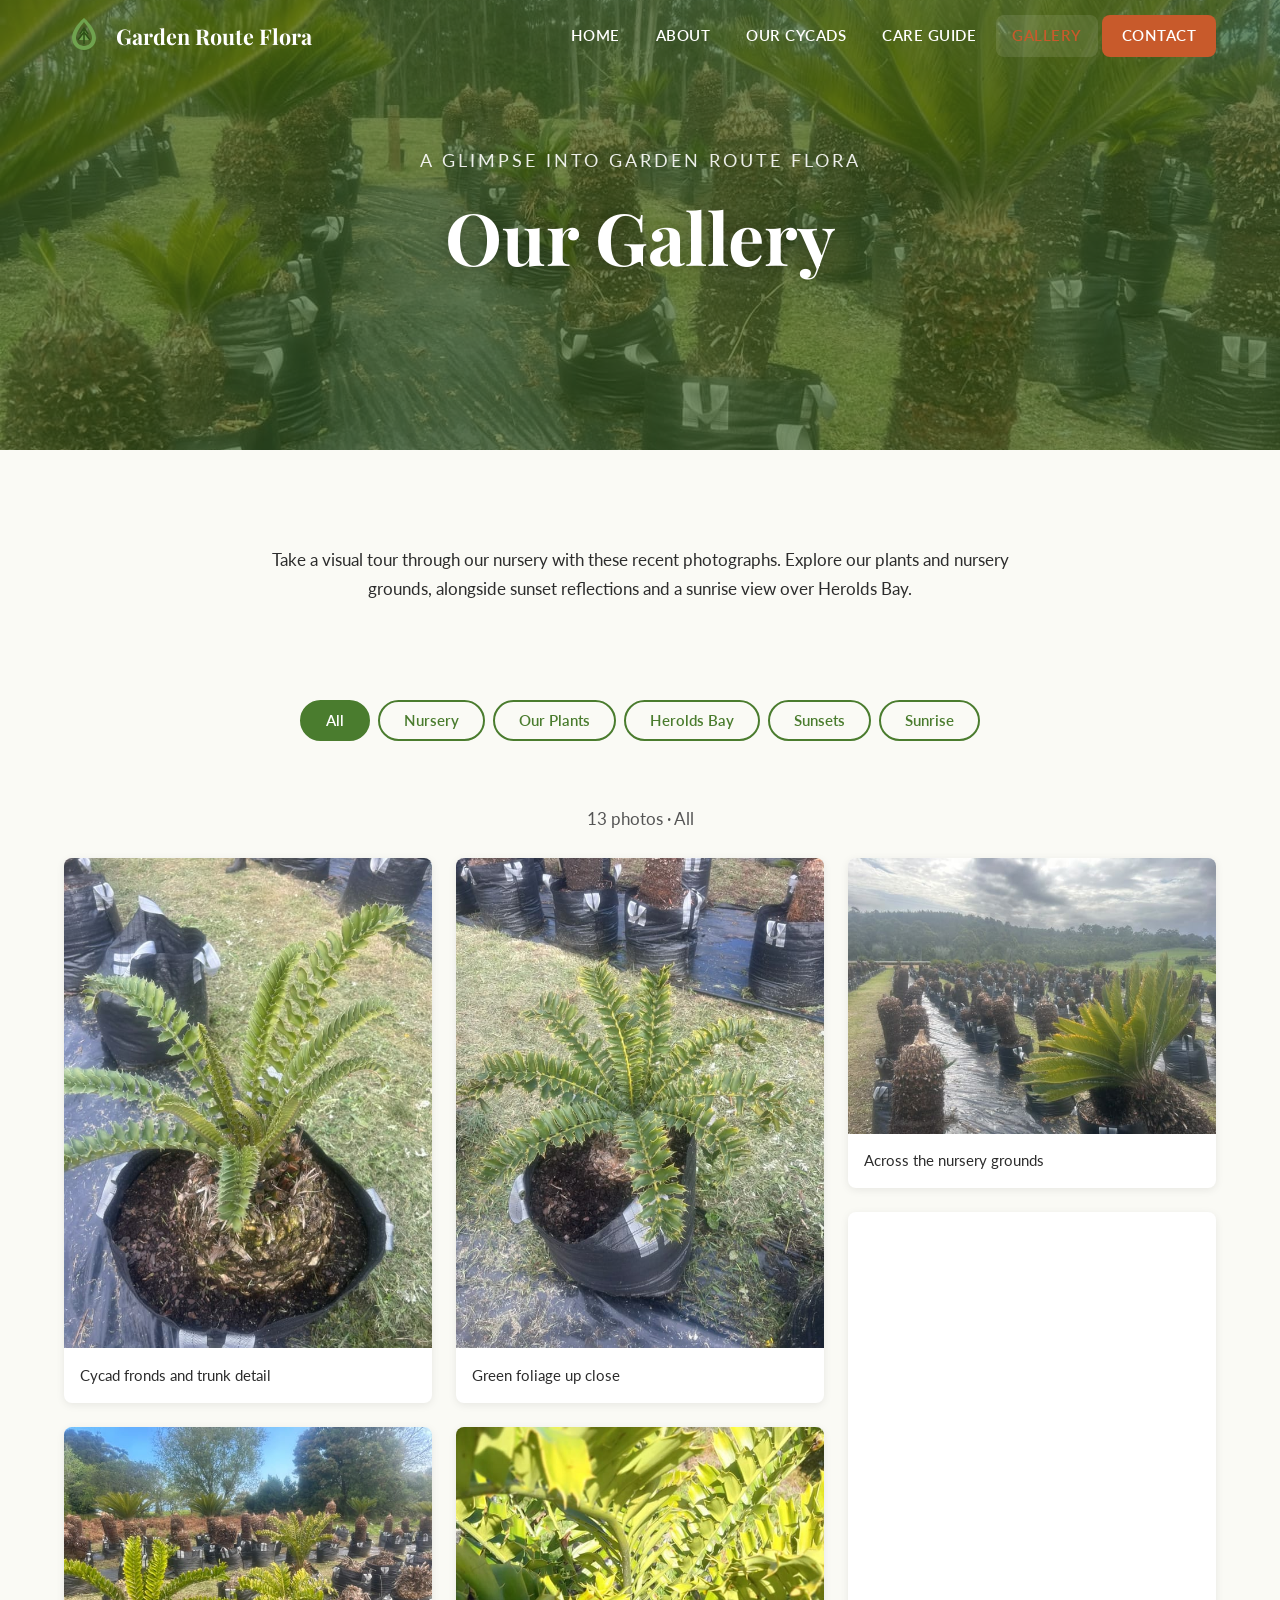
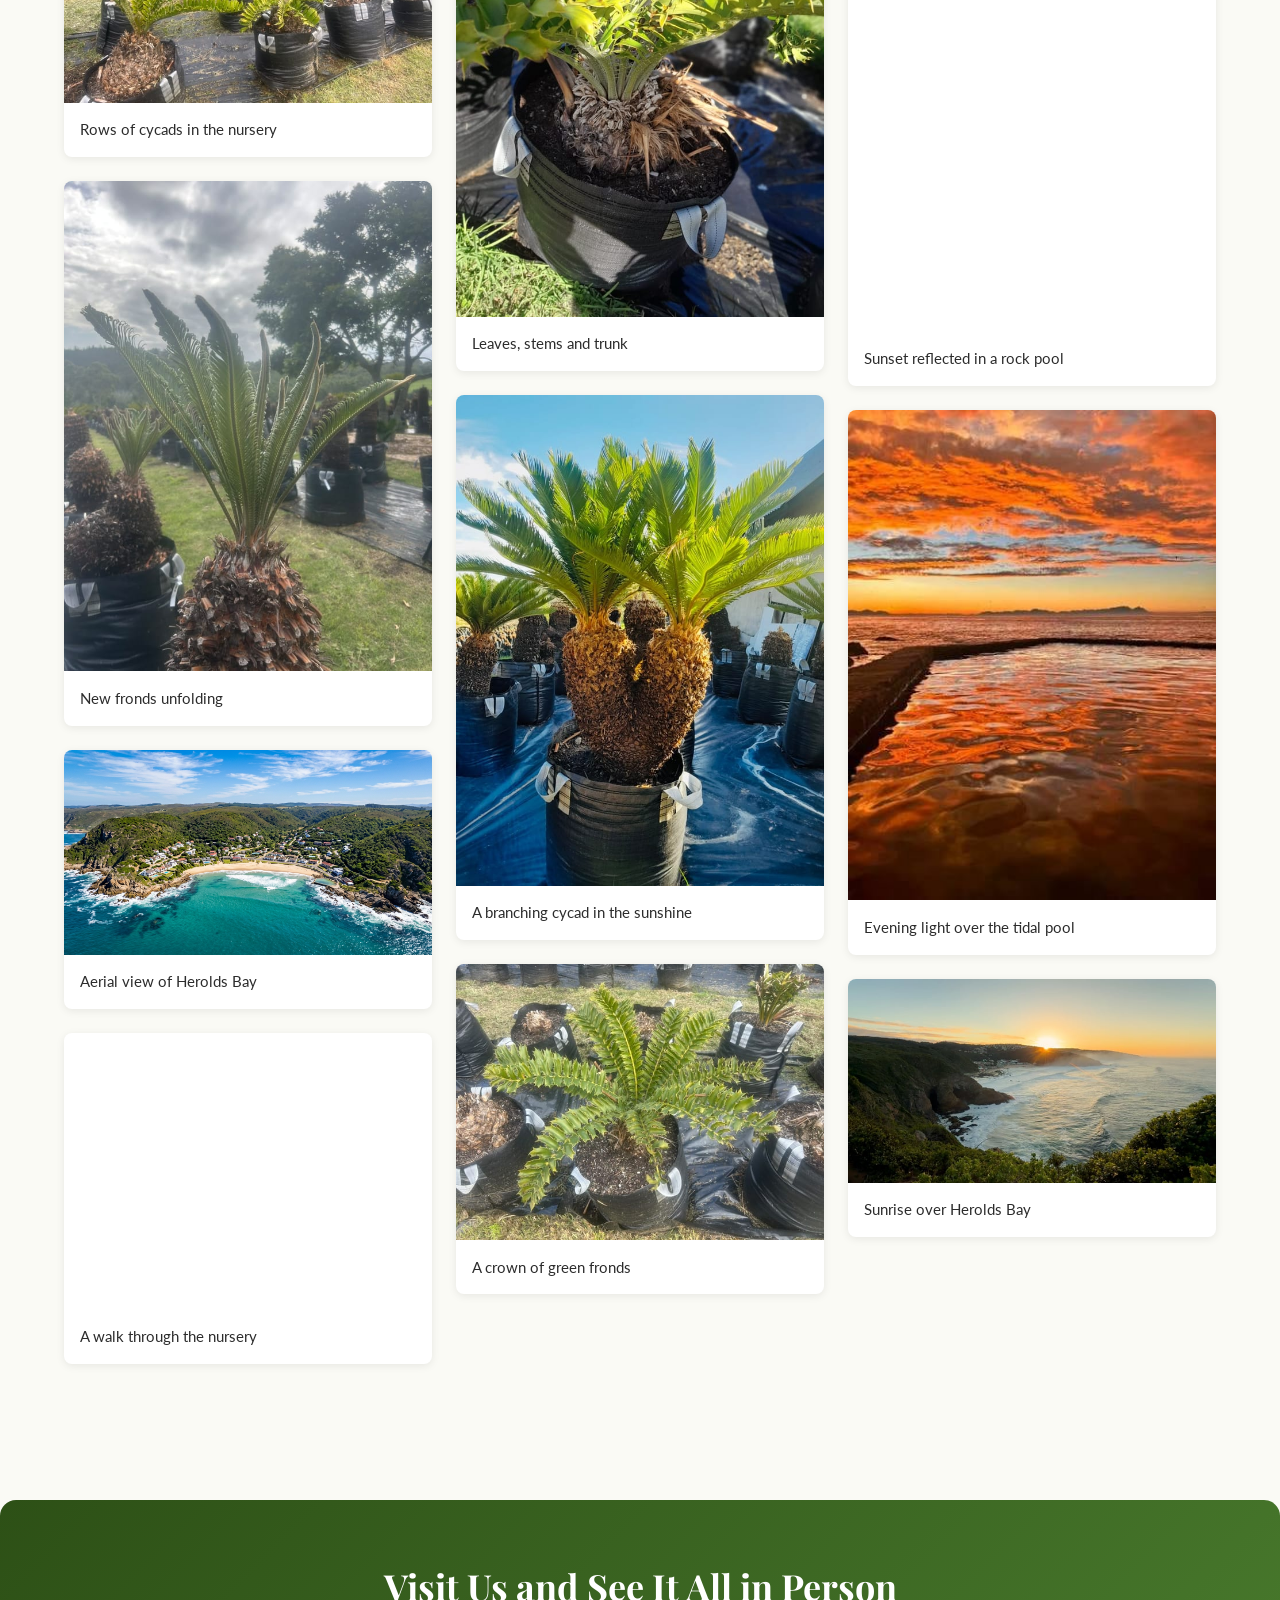
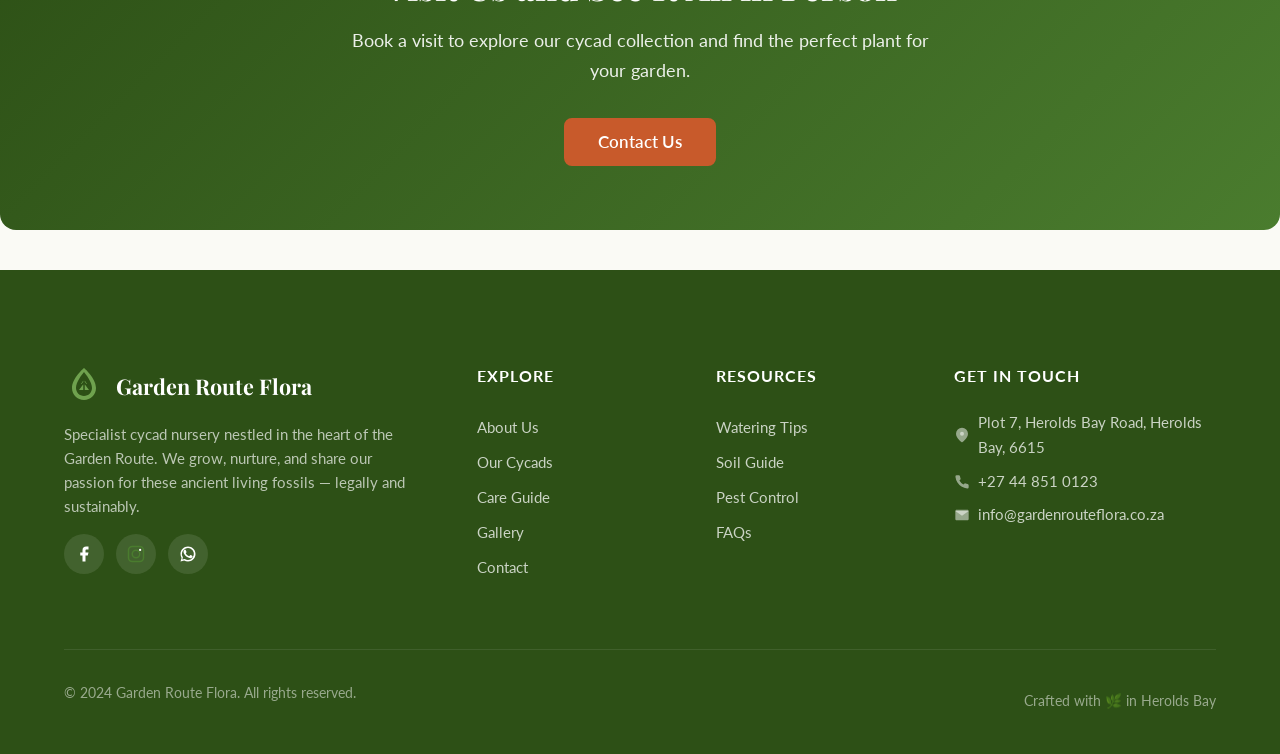
<file: gallery.html>
<!DOCTYPE html>
<html lang="en">
<head>
  <meta charset="UTF-8">
  <meta name="viewport" content="width=device-width, initial-scale=1.0">
  <title>Photo Gallery | Garden Route Flora — Cycad Nursery Herolds Bay</title>
  <meta name="description" content="Explore our photo gallery featuring Garden Route Flora's cycad collection, nursery grounds, and beautiful surroundings in Herolds Bay.">
  <link rel="canonical" href="https://gardenrouteflora.co.za/gallery.html">
  <meta property="og:title" content="Photo Gallery | Garden Route Flora">
  <meta property="og:description" content="Explore our photo gallery featuring Garden Route Flora's cycad collection, nursery grounds, and beautiful surroundings in Herolds Bay.">
  <meta property="og:type" content="website">
  <meta property="og:url" content="https://gardenrouteflora.co.za/gallery.html">
  <meta property="og:image" content="https://ernest01982.github.io/garden-route-flora/images/nursery/87943.jpg">
  
  <link rel="preconnect" href="https://fonts.googleapis.com">
  <link rel="preconnect" href="https://fonts.gstatic.com" crossorigin>
  <link href="https://fonts.googleapis.com/css2?family=Lato:wght@300;400;700;900&family=Playfair+Display:ital,wght@0,400;0,700;1,400&display=swap" rel="stylesheet">
  
  <link rel="stylesheet" href="css/styles.css">
</head>
<body class="gallery-page">

  <!-- Navbar -->
  <nav class="navbar">
    <div class="container">
      <a href="index.html" class="nav-logo">
        <svg viewBox="0 0 40 40" xmlns="http://www.w3.org/2000/svg">
          <path class="logo-leaf" d="M20 2C20 2 8 12 8 22c0 6.627 5.373 12 12 12s12-5.373 12-12C32 12 20 2 20 2zm0 28c-4.418 0-8-3.582-8-8 0-6 6-13.5 8-16 2 2.5 8 10 8 16 0 4.418-3.582 8-8 8z"/>
          <path class="logo-leaf" d="M20 12v16M16 18l4-6 4 6M14 24l6-8 6 8" fill="none" stroke="#2D5016" stroke-width="1.5"/>
        </svg>
        Garden Route Flora
      </a>
      <button class="nav-toggle" aria-label="Toggle navigation">
        <span></span><span></span><span></span>
      </button>
      <div class="nav-links">
        <a href="index.html">Home</a>
        <a href="about.html">About</a>
        <a href="cycads.html">Our Cycads</a>
        <a href="care-guide.html">Care Guide</a>
        <a href="gallery.html" class="active">Gallery</a>
        <a href="contact.html" class="nav-cta">Contact</a>
      </div>
    </div>
  </nav>

  <!-- Hero Section -->
  <header class="hero hero--short">
    <div class="hero__bg">
      <img src="images/nursery/87943.jpg" srcset="images/nursery/87943-640.jpg 640w, images/nursery/87943.jpg 1280w" sizes="100vw" width="1280" height="960" alt="Rows of cycads at Garden Route Flora nursery" fetchpriority="high">
    </div>
    <div class="hero__overlay"></div>
    <div class="container hero__content">
      <p class="hero__subtitle">A glimpse into Garden Route Flora</p>
      <h1 class="hero__title">Our Gallery</h1>
    </div>
  </header>

  <main>
    <!-- Intro text -->
    <section class="section pb-0">
      <div class="container text-center reveal">
        <p class="lead" style="max-width: 800px; margin: 0 auto;">Take a visual tour through our nursery with these recent photographs. Explore our plants and nursery grounds, alongside sunset reflections and a sunrise view over Herolds Bay.</p>
      </div>
    </section>

    <!-- Gallery Section -->
    <section class="section" aria-label="Photo gallery">
      <div class="container">
        <div class="filter-tabs gallery-filters reveal" role="group" aria-label="Filter gallery photos">
          <button type="button" class="filter-tab active" data-filter="all" aria-pressed="true" aria-controls="gallery-grid">All</button>
          <button type="button" class="filter-tab" data-filter="nursery" aria-pressed="false" aria-controls="gallery-grid">Nursery</button>
          <button type="button" class="filter-tab" data-filter="plants" aria-pressed="false" aria-controls="gallery-grid">Our Plants</button>
          <button type="button" class="filter-tab" data-filter="herolds-bay" aria-pressed="false" aria-controls="gallery-grid">Herolds Bay</button>
          <button type="button" class="filter-tab" data-filter="sunsets" aria-pressed="false" aria-controls="gallery-grid">Sunsets</button>
          <button type="button" class="filter-tab" data-filter="sunrise" aria-pressed="false" aria-controls="gallery-grid">Sunrise</button>
        </div>
        <p class="gallery-status" role="status" aria-live="polite">13 photos &middot; All</p>
        <div id="gallery-grid" class="gallery-grid">
          <button type="button" class="gallery-item" data-category="plants" data-caption="Cycad fronds and trunk detail" aria-label="View photo: Cycad fronds and trunk detail" aria-haspopup="dialog" aria-controls="gallery-lightbox">
            <img src="images/nursery/87941.jpg" srcset="images/nursery/87941-640.jpg 640w, images/nursery/87941.jpg 960w" sizes="(max-width: 768px) calc(100vw - 48px), (max-width: 1024px) calc((100vw - 72px) / 2), 380px" data-full="images/nursery/87941.jpg" width="960" height="1280" alt="Cycad with broad green fronds and a rounded trunk in a black grow bag" loading="lazy" decoding="async">
            <span class="gallery-item__overlay" aria-hidden="true"><svg viewBox="0 0 24 24" aria-hidden="true" focusable="false"><circle cx="10" cy="10" r="6.5" fill="none" stroke="white" stroke-width="2"/><path d="m15 15 5 5M10 7v6M7 10h6" fill="none" stroke="white" stroke-width="2" stroke-linecap="round"/></svg></span>
            <span class="gallery-item__caption">Cycad fronds and trunk detail</span>
          </button>

          <button type="button" class="gallery-item" data-category="nursery" data-caption="Rows of cycads in the nursery" aria-label="View photo: Rows of cycads in the nursery" aria-haspopup="dialog" aria-controls="gallery-lightbox">
            <img src="images/nursery/87949.jpg" srcset="images/nursery/87949-640.jpg 640w, images/nursery/87949.jpg 1280w" sizes="(max-width: 768px) calc(100vw - 48px), (max-width: 1024px) calc((100vw - 72px) / 2), 380px" data-full="images/nursery/87949.jpg" width="1280" height="960" alt="Rows of cycads in black grow bags with green fronds in the foreground" loading="lazy" decoding="async">
            <span class="gallery-item__overlay" aria-hidden="true"><svg viewBox="0 0 24 24" aria-hidden="true" focusable="false"><circle cx="10" cy="10" r="6.5" fill="none" stroke="white" stroke-width="2"/><path d="m15 15 5 5M10 7v6M7 10h6" fill="none" stroke="white" stroke-width="2" stroke-linecap="round"/></svg></span>
            <span class="gallery-item__caption">Rows of cycads in the nursery</span>
          </button>

          <button type="button" class="gallery-item" data-category="plants" data-caption="New fronds unfolding" aria-label="View photo: New fronds unfolding" aria-haspopup="dialog" aria-controls="gallery-lightbox">
            <img src="images/nursery/87947.jpg" srcset="images/nursery/87947-640.jpg 640w, images/nursery/87947.jpg 960w" sizes="(max-width: 768px) calc(100vw - 48px), (max-width: 1024px) calc((100vw - 72px) / 2), 380px" data-full="images/nursery/87947.jpg" width="960" height="1280" alt="Upright green fronds unfurling above a textured cycad trunk" loading="lazy" decoding="async">
            <span class="gallery-item__overlay" aria-hidden="true"><svg viewBox="0 0 24 24" aria-hidden="true" focusable="false"><circle cx="10" cy="10" r="6.5" fill="none" stroke="white" stroke-width="2"/><path d="m15 15 5 5M10 7v6M7 10h6" fill="none" stroke="white" stroke-width="2" stroke-linecap="round"/></svg></span>
            <span class="gallery-item__caption">New fronds unfolding</span>
          </button>

          <button type="button" class="gallery-item" data-category="herolds-bay" data-caption="Aerial view of Herolds Bay" aria-label="View photo: Aerial view of Herolds Bay" aria-haspopup="dialog" aria-controls="gallery-lightbox">
            <img src="images/herolds-bay.jpg" alt="Aerial view of Herolds Bay" loading="lazy" decoding="async">
            <span class="gallery-item__overlay" aria-hidden="true"><svg viewBox="0 0 24 24" aria-hidden="true" focusable="false"><circle cx="10" cy="10" r="6.5" fill="none" stroke="white" stroke-width="2"/><path d="m15 15 5 5M10 7v6M7 10h6" fill="none" stroke="white" stroke-width="2" stroke-linecap="round"/></svg></span>
            <span class="gallery-item__caption">Aerial view of Herolds Bay</span>
          </button>

          <button type="button" class="gallery-item" data-category="nursery" data-caption="A walk through the nursery" aria-label="View photo: A walk through the nursery" aria-haspopup="dialog" aria-controls="gallery-lightbox">
            <img src="images/nursery/87943.jpg" srcset="images/nursery/87943-640.jpg 640w, images/nursery/87943.jpg 1280w" sizes="(max-width: 768px) calc(100vw - 48px), (max-width: 1024px) calc((100vw - 72px) / 2), 380px" data-full="images/nursery/87943.jpg" width="1280" height="960" alt="A path between rows of cycads in grow bags, with leafy crowns and tall trunks" loading="lazy" decoding="async">
            <span class="gallery-item__overlay" aria-hidden="true"><svg viewBox="0 0 24 24" aria-hidden="true" focusable="false"><circle cx="10" cy="10" r="6.5" fill="none" stroke="white" stroke-width="2"/><path d="m15 15 5 5M10 7v6M7 10h6" fill="none" stroke="white" stroke-width="2" stroke-linecap="round"/></svg></span>
            <span class="gallery-item__caption">A walk through the nursery</span>
          </button>

          <button type="button" class="gallery-item" data-category="plants" data-caption="Green foliage up close" aria-label="View photo: Green foliage up close" aria-haspopup="dialog" aria-controls="gallery-lightbox">
            <img src="images/nursery/87939.jpg" srcset="images/nursery/87939-640.jpg 640w, images/nursery/87939.jpg 960w" sizes="(max-width: 768px) calc(100vw - 48px), (max-width: 1024px) calc((100vw - 72px) / 2), 380px" data-full="images/nursery/87939.jpg" width="960" height="1280" alt="Compact cycad with broad green fronds spreading over a black grow bag" loading="lazy" decoding="async">
            <span class="gallery-item__overlay" aria-hidden="true"><svg viewBox="0 0 24 24" aria-hidden="true" focusable="false"><circle cx="10" cy="10" r="6.5" fill="none" stroke="white" stroke-width="2"/><path d="m15 15 5 5M10 7v6M7 10h6" fill="none" stroke="white" stroke-width="2" stroke-linecap="round"/></svg></span>
            <span class="gallery-item__caption">Green foliage up close</span>
          </button>

          <button type="button" class="gallery-item" data-category="plants" data-caption="Leaves, stems and trunk" aria-label="View photo: Leaves, stems and trunk" aria-haspopup="dialog" aria-controls="gallery-lightbox">
            <img src="images/nursery/87923.jpg" srcset="images/nursery/87923-640.jpg 640w, images/nursery/87923.jpg 960w" sizes="(max-width: 768px) calc(100vw - 48px), (max-width: 1024px) calc((100vw - 72px) / 2), 380px" data-full="images/nursery/87923.jpg" width="960" height="1280" alt="Close-up of green cycad leaflets and stems above the textured trunk" loading="lazy" decoding="async">
            <span class="gallery-item__overlay" aria-hidden="true"><svg viewBox="0 0 24 24" aria-hidden="true" focusable="false"><circle cx="10" cy="10" r="6.5" fill="none" stroke="white" stroke-width="2"/><path d="m15 15 5 5M10 7v6M7 10h6" fill="none" stroke="white" stroke-width="2" stroke-linecap="round"/></svg></span>
            <span class="gallery-item__caption">Leaves, stems and trunk</span>
          </button>

          <button type="button" class="gallery-item" data-category="plants" data-caption="A branching cycad in the sunshine" aria-label="View photo: A branching cycad in the sunshine" aria-haspopup="dialog" aria-controls="gallery-lightbox">
            <img src="images/nursery/87921.jpg" srcset="images/nursery/87921-640.jpg 640w, images/nursery/87921.jpg 960w" sizes="(max-width: 768px) calc(100vw - 48px), (max-width: 1024px) calc((100vw - 72px) / 2), 380px" data-full="images/nursery/87921.jpg" width="960" height="1280" alt="Branching cycad trunk topped by several crowns of green fronds in sunlight" loading="lazy" decoding="async">
            <span class="gallery-item__overlay" aria-hidden="true"><svg viewBox="0 0 24 24" aria-hidden="true" focusable="false"><circle cx="10" cy="10" r="6.5" fill="none" stroke="white" stroke-width="2"/><path d="m15 15 5 5M10 7v6M7 10h6" fill="none" stroke="white" stroke-width="2" stroke-linecap="round"/></svg></span>
            <span class="gallery-item__caption">A branching cycad in the sunshine</span>
          </button>

          <button type="button" class="gallery-item" data-category="plants" data-caption="A crown of green fronds" aria-label="View photo: A crown of green fronds" aria-haspopup="dialog" aria-controls="gallery-lightbox">
            <img src="images/nursery/87935.jpg" srcset="images/nursery/87935-640.jpg 640w, images/nursery/87935.jpg 1280w" sizes="(max-width: 768px) calc(100vw - 48px), (max-width: 1024px) calc((100vw - 72px) / 2), 380px" data-full="images/nursery/87935.jpg" width="1280" height="960" alt="Broad green cycad fronds spread above a grow bag among other nursery plants" loading="lazy" decoding="async">
            <span class="gallery-item__overlay" aria-hidden="true"><svg viewBox="0 0 24 24" aria-hidden="true" focusable="false"><circle cx="10" cy="10" r="6.5" fill="none" stroke="white" stroke-width="2"/><path d="m15 15 5 5M10 7v6M7 10h6" fill="none" stroke="white" stroke-width="2" stroke-linecap="round"/></svg></span>
            <span class="gallery-item__caption">A crown of green fronds</span>
          </button>

          <button type="button" class="gallery-item" data-category="nursery" data-caption="Across the nursery grounds" aria-label="View photo: Across the nursery grounds" aria-haspopup="dialog" aria-controls="gallery-lightbox">
            <img src="images/nursery/87933.jpg" srcset="images/nursery/87933-640.jpg 640w, images/nursery/87933.jpg 1280w" sizes="(max-width: 768px) calc(100vw - 48px), (max-width: 1024px) calc((100vw - 72px) / 2), 380px" data-full="images/nursery/87933.jpg" width="1280" height="960" alt="Wide view of cycad rows with green hills and trees behind the nursery" loading="lazy" decoding="async">
            <span class="gallery-item__overlay" aria-hidden="true"><svg viewBox="0 0 24 24" aria-hidden="true" focusable="false"><circle cx="10" cy="10" r="6.5" fill="none" stroke="white" stroke-width="2"/><path d="m15 15 5 5M10 7v6M7 10h6" fill="none" stroke="white" stroke-width="2" stroke-linecap="round"/></svg></span>
            <span class="gallery-item__caption">Across the nursery grounds</span>
          </button>

          <button type="button" class="gallery-item" data-category="herolds-bay sunsets" data-caption="Sunset reflected in a rock pool" aria-label="View photo: Sunset reflected in a rock pool" aria-haspopup="dialog" aria-controls="gallery-lightbox">
            <img src="images/herolds-bay/herolds-bay-rock-pool-sunset.jpg" srcset="images/herolds-bay/herolds-bay-rock-pool-sunset-320.jpg 320w, images/herolds-bay/herolds-bay-rock-pool-sunset.jpg 396w" sizes="(max-width: 768px) calc(100vw - 48px), (max-width: 1024px) calc((100vw - 72px) / 2), 380px" data-full="images/herolds-bay/herolds-bay-rock-pool-sunset.jpg" width="396" height="774" alt="Pink and orange sunset clouds reflected in a still pool between shoreline rocks at Herolds Bay" loading="lazy" decoding="async">
            <span class="gallery-item__overlay" aria-hidden="true"><svg viewBox="0 0 24 24" aria-hidden="true" focusable="false"><circle cx="10" cy="10" r="6.5" fill="none" stroke="white" stroke-width="2"/><path d="m15 15 5 5M10 7v6M7 10h6" fill="none" stroke="white" stroke-width="2" stroke-linecap="round"/></svg></span>
            <span class="gallery-item__caption">Sunset reflected in a rock pool</span>
          </button>

          <button type="button" class="gallery-item" data-category="herolds-bay sunsets" data-caption="Evening light over the tidal pool" aria-label="View photo: Evening light over the tidal pool" aria-haspopup="dialog" aria-controls="gallery-lightbox">
            <img src="images/herolds-bay/herolds-bay-tidal-pool-sunset.jpg" srcset="images/herolds-bay/herolds-bay-tidal-pool-sunset-320.jpg 320w, images/herolds-bay/herolds-bay-tidal-pool-sunset.jpg 387w" sizes="(max-width: 768px) calc(100vw - 48px), (max-width: 1024px) calc((100vw - 72px) / 2), 380px" data-full="images/herolds-bay/herolds-bay-tidal-pool-sunset.jpg" width="387" height="516" alt="Orange sunset clouds reflected in the rippling water of a tidal pool beside the sea at Herolds Bay" loading="lazy" decoding="async">
            <span class="gallery-item__overlay" aria-hidden="true"><svg viewBox="0 0 24 24" aria-hidden="true" focusable="false"><circle cx="10" cy="10" r="6.5" fill="none" stroke="white" stroke-width="2"/><path d="m15 15 5 5M10 7v6M7 10h6" fill="none" stroke="white" stroke-width="2" stroke-linecap="round"/></svg></span>
            <span class="gallery-item__caption">Evening light over the tidal pool</span>
          </button>

          <button type="button" class="gallery-item" data-category="herolds-bay sunrise" data-caption="Sunrise over Herolds Bay" aria-label="View photo: Sunrise over Herolds Bay" aria-haspopup="dialog" aria-controls="gallery-lightbox">
            <img src="images/herolds-bay/herolds-bay-sunrise.jpg" srcset="images/herolds-bay/herolds-bay-sunrise-320.jpg 320w, images/herolds-bay/herolds-bay-sunrise.jpg 630w" sizes="(max-width: 768px) calc(100vw - 48px), (max-width: 1024px) calc((100vw - 72px) / 2), 380px" data-full="images/herolds-bay/herolds-bay-sunrise.jpg" width="630" height="350" alt="Elevated view across Herolds Bay at sunrise, with waves approaching the beach beneath coastal cliffs" loading="lazy" decoding="async">
            <span class="gallery-item__overlay" aria-hidden="true"><svg viewBox="0 0 24 24" aria-hidden="true" focusable="false"><circle cx="10" cy="10" r="6.5" fill="none" stroke="white" stroke-width="2"/><path d="m15 15 5 5M10 7v6M7 10h6" fill="none" stroke="white" stroke-width="2" stroke-linecap="round"/></svg></span>
            <span class="gallery-item__caption">Sunrise over Herolds Bay</span>
          </button>
        </div>
      </div>
    </section>

    <!-- CTA Section -->
    <section class="cta-banner section text-center reveal" style="background-color: var(--color-light); padding: 4rem 1rem;">
      <div class="container">
        <h2>Visit Us and See It All in Person</h2>
        <p style="font-size: 1.125rem; color: var(--color-text); margin-bottom: 2rem; max-width: 600px; margin-left: auto; margin-right: auto;">Book a visit to explore our cycad collection and find the perfect plant for your garden.</p>
        <a href="contact.html" class="btn btn--primary">Contact Us</a>
      </div>
    </section>

  </main>

  <!-- Lightbox -->
  <div id="gallery-lightbox" class="lightbox" role="dialog" aria-modal="true" aria-label="Photo viewer" aria-describedby="lightbox-caption" tabindex="-1" hidden>
    <button type="button" class="lightbox__close" aria-label="Close photo viewer">&times;</button>
    <button type="button" class="lightbox__nav lightbox__nav--prev" aria-label="Previous photo">&#8249;</button>
    <button type="button" class="lightbox__nav lightbox__nav--next" aria-label="Next photo">&#8250;</button>
    <figure class="lightbox__figure">
      <img class="lightbox__img" alt="">
      <figcaption id="lightbox-caption" class="lightbox__caption" aria-live="polite"></figcaption>
    </figure>
  </div>

  <!-- Footer -->
  <footer class="footer">
    <div class="container">
      <div class="footer-grid">
        <div class="footer-about">
          <a href="index.html" class="nav-logo">
            <svg viewBox="0 0 40 40" xmlns="http://www.w3.org/2000/svg">
              <path class="logo-leaf" d="M20 2C20 2 8 12 8 22c0 6.627 5.373 12 12 12s12-5.373 12-12C32 12 20 2 20 2zm0 28c-4.418 0-8-3.582-8-8 0-6 6-13.5 8-16 2 2.5 8 10 8 16 0 4.418-3.582 8-8 8z"/>
              <path class="logo-leaf" d="M20 12v16M16 18l4-6 4 6M14 24l6-8 6 8" fill="none" stroke="#2D5016" stroke-width="1.5"/>
            </svg>
            Garden Route Flora
          </a>
          <p>Specialist cycad nursery nestled in the heart of the Garden Route. We grow, nurture, and share our passion for these ancient living fossils — legally and sustainably.</p>
          <div class="social-links">
            <a href="#" aria-label="Facebook"><svg viewBox="0 0 24 24"><path d="M18 2h-3a5 5 0 00-5 5v3H7v4h3v8h4v-8h3l1-4h-4V7a1 1 0 011-1h3z"/></svg></a>
            <a href="#" aria-label="Instagram"><svg viewBox="0 0 24 24"><rect x="2" y="2" width="20" height="20" rx="5" ry="5" fill="none" stroke="currentColor" stroke-width="2"/><circle cx="12" cy="12" r="5" fill="none" stroke="currentColor" stroke-width="2"/><circle cx="17.5" cy="6.5" r="1.5"/></svg></a>
            <a href="#" aria-label="WhatsApp"><svg viewBox="0 0 24 24"><path d="M17.472 14.382c-.297-.149-1.758-.867-2.03-.967-.273-.099-.471-.148-.67.15-.197.297-.767.966-.94 1.164-.173.199-.347.223-.644.075-.297-.15-1.255-.463-2.39-1.475-.883-.788-1.48-1.761-1.653-2.059-.173-.297-.018-.458.13-.606.134-.133.298-.347.446-.52.149-.174.198-.298.298-.497.099-.198.05-.371-.025-.52-.075-.149-.669-1.612-.916-2.207-.242-.579-.487-.5-.669-.51-.173-.008-.371-.01-.57-.01-.198 0-.52.074-.792.372-.272.297-1.04 1.016-1.04 2.479 0 1.462 1.065 2.875 1.213 3.074.149.198 2.096 3.2 5.077 4.487.709.306 1.262.489 1.694.625.712.227 1.36.195 1.871.118.571-.085 1.758-.719 2.006-1.413.248-.694.248-1.289.173-1.413-.074-.124-.272-.198-.57-.347z"/><path d="M12 2C6.477 2 2 6.477 2 12c0 1.89.525 3.66 1.438 5.168L2 22l4.832-1.438A9.955 9.955 0 0012 22c5.523 0 10-4.477 10-10S17.523 2 12 2zm0 18a8 8 0 01-4.257-1.218l-.293-.175-3.042.798.812-2.963-.192-.304A8 8 0 1112 20z"/></svg></a>
          </div>
        </div>
        <div class="footer-links">
          <h4>Explore</h4>
          <a href="about.html">About Us</a>
          <a href="cycads.html">Our Cycads</a>
          <a href="care-guide.html">Care Guide</a>
          <a href="gallery.html">Gallery</a>
          <a href="contact.html">Contact</a>
        </div>
        <div class="footer-links">
          <h4>Resources</h4>
          <a href="care-guide.html#watering">Watering Tips</a>
          <a href="care-guide.html#soil">Soil Guide</a>
          <a href="care-guide.html#pests">Pest Control</a>
          <a href="care-guide.html#faq">FAQs</a>
        </div>
        <div class="footer-contact">
          <h4>Get in Touch</h4>
          <p><svg viewBox="0 0 24 24"><path d="M21 10c0 7-9 13-9 13s-9-6-9-13a9 9 0 0118 0z"/><circle cx="12" cy="10" r="3"/></svg> Plot 7, Herolds Bay Road, Herolds Bay, 6615</p>
          <a href="tel:+27448510123"><svg viewBox="0 0 24 24"><path d="M22 16.92v3a2 2 0 01-2.18 2 19.79 19.79 0 01-8.63-3.07 19.5 19.5 0 01-6-6 19.79 19.79 0 01-3.07-8.67A2 2 0 014.11 2h3a2 2 0 012 1.72c.127.96.361 1.903.7 2.81a2 2 0 01-.45 2.11L8.09 9.91a16 16 0 006 6l1.27-1.27a2 2 0 012.11-.45c.907.339 1.85.573 2.81.7A2 2 0 0122 16.92z"/></svg> +27 44 851 0123</a>
          <a href="mailto:info@gardenrouteflora.co.za"><svg viewBox="0 0 24 24"><path d="M4 4h16c1.1 0 2 .9 2 2v12c0 1.1-.9 2-2 2H4c-1.1 0-2-.9-2-2V6c0-1.1.9-2 2-2z"/><polyline points="22,6 12,13 2,6"/></svg> info@gardenrouteflora.co.za</a>
        </div>
      </div>
      <div class="footer-bottom">
        <p>&copy; 2024 Garden Route Flora. All rights reserved.</p>
        <p>Crafted with 🌿 in Herolds Bay</p>
      </div>
    </div>
  </footer>

  <!-- Back to Top -->
  <button class="back-to-top" aria-label="Back to top">
    <svg viewBox="0 0 24 24"><polyline points="18 15 12 9 6 15"/></svg>
  </button>

  <script src="js/main.js"></script>
</body>
</html>
</file>
<file: css/styles.css>
/* ============================================================
   Garden Route Flora — Design System
   A cycad nursery in Herolds Bay, Garden Route, South Africa
   ============================================================ */

/* ---------- CSS Custom Properties ---------- */
:root {
  /* Brand colours */
  --clr-green-dark:   #2D5016;
  --clr-green:        #4A7C2E;
  --clr-green-light:  #6FA24E;
  --clr-green-pale:   #E8F0E2;
  --clr-sand:         #F5E6D3;
  --clr-sand-light:   #FBF5ED;
  --clr-terracotta:   #C85A2B;
  --clr-terracotta-dark: #A74820;
  --clr-earth:        #8B6914;
  --clr-brown:        #5C3D1E;
  --clr-off-white:    #FAFAF5;
  --clr-white:        #FFFFFF;
  --clr-text:         #2C2C2C;
  --clr-text-light:   #555555;
  --clr-text-muted:   #888888;
  --clr-overlay:      rgba(45, 80, 22, 0.65);
  --clr-overlay-dark: rgba(0, 0, 0, 0.55);

  /* Typography */
  --ff-heading: 'Playfair Display', 'Georgia', serif;
  --ff-body:    'Lato', 'Helvetica Neue', Arial, sans-serif;
  --fs-hero:    clamp(2.5rem, 6vw, 4.5rem);
  --fs-h1:      clamp(2rem, 4vw, 3rem);
  --fs-h2:      clamp(1.5rem, 3vw, 2.25rem);
  --fs-h3:      clamp(1.2rem, 2.5vw, 1.5rem);
  --fs-body:    1.0625rem;      /* 17px */
  --fs-small:   0.9375rem;      /* 15px */

  /* Spacing */
  --sp-xs:  0.5rem;
  --sp-sm:  1rem;
  --sp-md:  1.5rem;
  --sp-lg:  2.5rem;
  --sp-xl:  4rem;
  --sp-2xl: 6rem;

  /* Layout */
  --max-width:  1200px;
  --nav-height: 72px;
  --border-radius: 8px;
  --border-radius-lg: 16px;

  /* Shadows */
  --shadow-sm:  0 2px  8px rgba(0,0,0,0.08);
  --shadow-md:  0 4px 16px rgba(0,0,0,0.12);
  --shadow-lg:  0 8px 32px rgba(0,0,0,0.16);

  /* Transitions */
  --transition: 0.3s ease;
  --transition-slow: 0.6s ease;
}


/* ---------- Reset & Base ---------- */
*,
*::before,
*::after {
  margin: 0;
  padding: 0;
  box-sizing: border-box;
}

html {
  scroll-behavior: smooth;
  scroll-padding-top: var(--nav-height);
}

body {
  font-family: var(--ff-body);
  font-size: var(--fs-body);
  line-height: 1.7;
  color: var(--clr-text);
  background-color: var(--clr-off-white);
  -webkit-font-smoothing: antialiased;
  -moz-osx-font-smoothing: grayscale;
}

img {
  max-width: 100%;
  height: auto;
  display: block;
}

a {
  color: var(--clr-green);
  text-decoration: none;
  transition: color var(--transition);
}

a:hover {
  color: var(--clr-terracotta);
}

ul, ol {
  list-style: none;
}

h1, h2, h3, h4, h5, h6 {
  font-family: var(--ff-heading);
  font-weight: 700;
  line-height: 1.25;
  color: var(--clr-green-dark);
}

h1 { font-size: var(--fs-h1); }
h2 { font-size: var(--fs-h2); }
h3 { font-size: var(--fs-h3); }

p + p { margin-top: var(--sp-sm); }


/* ---------- Utility Classes ---------- */
.container {
  width: 100%;
  max-width: var(--max-width);
  margin: 0 auto;
  padding: 0 var(--sp-md);
}

.section {
  padding: var(--sp-2xl) 0;
}

.section--sand {
  background-color: var(--clr-sand-light);
}

.section--green {
  background-color: var(--clr-green-dark);
  color: var(--clr-white);
}

.section--green h2,
.section--green h3 {
  color: var(--clr-white);
}

.text-center { text-align: center; }
.text-muted  { color: var(--clr-text-muted); }

.section-header {
  text-align: center;
  margin-bottom: var(--sp-xl);
}

.section-header h2 {
  margin-bottom: var(--sp-xs);
}

.section-header p {
  font-size: 1.125rem;
  color: var(--clr-text-light);
  max-width: 640px;
  margin: 0 auto;
}

.section-header .divider {
  width: 60px;
  height: 3px;
  background-color: var(--clr-terracotta);
  margin: var(--sp-sm) auto;
  border-radius: 2px;
}


/* ---------- Buttons ---------- */
.btn {
  display: inline-flex;
  align-items: center;
  justify-content: center;
  gap: 0.5rem;
  padding: 0.85rem 2rem;
  font-family: var(--ff-body);
  font-size: var(--fs-body);
  font-weight: 600;
  border-radius: var(--border-radius);
  border: 2px solid transparent;
  cursor: pointer;
  transition: all var(--transition);
  text-decoration: none;
  line-height: 1;
}

.btn--primary {
  background-color: var(--clr-terracotta);
  color: var(--clr-white);
  border-color: var(--clr-terracotta);
}

.btn--primary:hover {
  background-color: var(--clr-terracotta-dark);
  border-color: var(--clr-terracotta-dark);
  color: var(--clr-white);
  transform: translateY(-2px);
  box-shadow: var(--shadow-md);
}

.btn--secondary {
  background-color: transparent;
  color: var(--clr-white);
  border-color: var(--clr-white);
}

.btn--secondary:hover {
  background-color: var(--clr-white);
  color: var(--clr-green-dark);
  transform: translateY(-2px);
}

.btn--outline-green {
  background-color: transparent;
  color: var(--clr-green);
  border-color: var(--clr-green);
}

.btn--outline-green:hover {
  background-color: var(--clr-green);
  color: var(--clr-white);
  transform: translateY(-2px);
}

.btn--small {
  padding: 0.6rem 1.25rem;
  font-size: var(--fs-small);
}


/* ---------- Navigation ---------- */
.navbar {
  position: fixed;
  top: 0;
  left: 0;
  width: 100%;
  height: var(--nav-height);
  z-index: 1000;
  transition: all var(--transition);
  background-color: transparent;
}

.navbar.scrolled {
  background-color: rgba(255,255,255,0.97);
  box-shadow: var(--shadow-sm);
  backdrop-filter: blur(10px);
}

.navbar .container {
  display: flex;
  align-items: center;
  justify-content: space-between;
  height: 100%;
}

.nav-logo {
  display: flex;
  align-items: center;
  gap: 0.75rem;
  font-family: var(--ff-heading);
  font-size: 1.35rem;
  font-weight: 700;
  color: var(--clr-white);
  text-decoration: none;
  transition: color var(--transition);
}

.navbar.scrolled .nav-logo {
  color: var(--clr-green-dark);
}

.nav-logo svg {
  width: 40px;
  height: 40px;
  flex-shrink: 0;
}

.nav-logo .logo-leaf {
  fill: var(--clr-green-light);
  transition: fill var(--transition);
}

.navbar.scrolled .nav-logo .logo-leaf {
  fill: var(--clr-green);
}

.nav-links {
  display: flex;
  align-items: center;
  gap: 0.25rem;
}

.nav-links a {
  padding: 0.5rem 1rem;
  font-size: var(--fs-small);
  font-weight: 600;
  color: var(--clr-white);
  border-radius: var(--border-radius);
  transition: all var(--transition);
  text-transform: uppercase;
  letter-spacing: 0.5px;
}

.navbar.scrolled .nav-links a {
  color: var(--clr-text);
}

.nav-links a:hover,
.nav-links a.active {
  color: var(--clr-terracotta);
  background-color: rgba(255,255,255,0.1);
}

.navbar.scrolled .nav-links a:hover,
.navbar.scrolled .nav-links a.active {
  background-color: var(--clr-green-pale);
  color: var(--clr-green-dark);
}

.nav-cta {
  padding: 0.5rem 1.25rem !important;
  background-color: var(--clr-terracotta) !important;
  color: var(--clr-white) !important;
  border-radius: var(--border-radius) !important;
}

.nav-cta:hover {
  background-color: var(--clr-terracotta-dark) !important;
}

/* Hamburger */
.nav-toggle {
  display: none;
  flex-direction: column;
  gap: 5px;
  background: none;
  border: none;
  cursor: pointer;
  padding: 4px;
  z-index: 1001;
}

.nav-toggle span {
  display: block;
  width: 26px;
  height: 2.5px;
  background-color: var(--clr-white);
  border-radius: 2px;
  transition: all var(--transition);
}

.navbar.scrolled .nav-toggle span {
  background-color: var(--clr-green-dark);
}

.nav-toggle.active span:nth-child(1) {
  transform: rotate(45deg) translate(5px, 5px);
}

.nav-toggle.active span:nth-child(2) {
  opacity: 0;
}

.nav-toggle.active span:nth-child(3) {
  transform: rotate(-45deg) translate(6px, -6px);
}


/* ---------- Hero Section ---------- */
.hero {
  position: relative;
  min-height: 100vh;
  display: flex;
  align-items: center;
  justify-content: center;
  text-align: center;
  overflow: hidden;
}

.hero--short {
  min-height: 50vh;
}

.hero__bg {
  position: absolute;
  inset: 0;
  z-index: 0;
}

.hero__bg img {
  width: 100%;
  height: 100%;
  object-fit: cover;
}

.hero__overlay {
  position: absolute;
  inset: 0;
  background: var(--clr-overlay);
  z-index: 1;
}

.hero__content {
  position: relative;
  z-index: 2;
  color: var(--clr-white);
  max-width: 800px;
  padding: var(--sp-lg) var(--sp-md);
}

.hero__subtitle {
  font-family: var(--ff-body);
  font-size: 1.125rem;
  font-weight: 400;
  letter-spacing: 3px;
  text-transform: uppercase;
  margin-bottom: var(--sp-sm);
  opacity: 0.9;
}

.hero__title {
  font-size: var(--fs-hero);
  color: var(--clr-white);
  margin-bottom: var(--sp-md);
  text-shadow: 0 2px 20px rgba(0,0,0,0.3);
}

.hero__description {
  font-size: 1.2rem;
  line-height: 1.6;
  opacity: 0.95;
  margin-bottom: var(--sp-lg);
}

.hero__buttons {
  display: flex;
  gap: var(--sp-sm);
  justify-content: center;
  flex-wrap: wrap;
}


/* ---------- Feature Cards ---------- */
.features-grid {
  display: grid;
  grid-template-columns: repeat(3, 1fr);
  gap: var(--sp-lg);
}

.feature-card {
  background: var(--clr-white);
  border-radius: var(--border-radius-lg);
  padding: var(--sp-lg);
  text-align: center;
  transition: all var(--transition);
  box-shadow: var(--shadow-sm);
}

.feature-card:hover {
  transform: translateY(-8px);
  box-shadow: var(--shadow-lg);
}

.feature-card__icon {
  width: 72px;
  height: 72px;
  margin: 0 auto var(--sp-md);
  background-color: var(--clr-green-pale);
  border-radius: 50%;
  display: flex;
  align-items: center;
  justify-content: center;
}

.feature-card__icon svg {
  width: 36px;
  height: 36px;
  fill: var(--clr-green);
}

.feature-card h3 {
  margin-bottom: var(--sp-xs);
}

.feature-card p {
  color: var(--clr-text-light);
  font-size: var(--fs-small);
}

.feature-card .btn {
  margin-top: var(--sp-md);
}


/* ---------- About / Story Section ---------- */
.story-grid {
  display: grid;
  grid-template-columns: 1fr 1fr;
  gap: var(--sp-xl);
  align-items: center;
}

.story-grid--reverse {
  direction: rtl;
}

.story-grid--reverse > * {
  direction: ltr;
}

.story-image {
  border-radius: var(--border-radius-lg);
  overflow: hidden;
  box-shadow: var(--shadow-md);
}

.story-image img {
  width: 100%;
  height: 100%;
  object-fit: cover;
  transition: transform var(--transition-slow);
}

.story-image:hover img {
  transform: scale(1.05);
}

.story-content h2 {
  margin-bottom: var(--sp-md);
}

.story-content p {
  color: var(--clr-text-light);
  margin-bottom: var(--sp-sm);
}


/* ---------- Facts / Stats Strip ---------- */
.facts-strip {
  display: grid;
  grid-template-columns: repeat(4, 1fr);
  gap: var(--sp-md);
  text-align: center;
  padding: var(--sp-xl) 0;
}

.fact-item {
  padding: var(--sp-md);
}

.fact-item__number {
  font-family: var(--ff-heading);
  font-size: 2.5rem;
  font-weight: 700;
  color: var(--clr-terracotta);
  line-height: 1;
  margin-bottom: var(--sp-xs);
}

.section--green .fact-item__number {
  color: var(--clr-sand);
}

.fact-item__label {
  font-size: var(--fs-small);
  text-transform: uppercase;
  letter-spacing: 1px;
  opacity: 0.85;
}


/* ---------- Species / Cycad Cards ---------- */
.species-grid {
  display: grid;
  grid-template-columns: repeat(auto-fill, minmax(280px, 1fr));
  gap: var(--sp-lg);
}

.species-card {
  background: var(--clr-white);
  border-radius: var(--border-radius-lg);
  overflow: hidden;
  box-shadow: var(--shadow-sm);
  transition: all var(--transition);
}

.species-card:hover {
  transform: translateY(-6px);
  box-shadow: var(--shadow-lg);
}

.species-card__image {
  height: 260px;
  overflow: hidden;
}

.species-card__image img {
  width: 100%;
  height: 100%;
  object-fit: cover;
  transition: transform var(--transition-slow);
}

.species-card:hover .species-card__image img {
  transform: scale(1.08);
}

.species-card__body {
  padding: var(--sp-md);
}

.species-card__name {
  font-family: var(--ff-heading);
  font-size: 1.25rem;
  color: var(--clr-green-dark);
  margin-bottom: 0.25rem;
}

.species-card__latin {
  font-style: italic;
  font-size: var(--fs-small);
  color: var(--clr-text-muted);
  margin-bottom: var(--sp-sm);
}

.species-card__body p {
  font-size: var(--fs-small);
  color: var(--clr-text-light);
  margin-bottom: var(--sp-sm);
}

.species-card__tags {
  display: flex;
  gap: 0.5rem;
  flex-wrap: wrap;
  margin-bottom: var(--sp-sm);
}

.tag {
  display: inline-block;
  padding: 0.25rem 0.75rem;
  font-size: 0.8rem;
  font-weight: 600;
  border-radius: 50px;
  background-color: var(--clr-green-pale);
  color: var(--clr-green-dark);
}

.tag--sun     { background: #FFF3CD; color: #856404; }
.tag--shade   { background: #D1ECF1; color: #0C5460; }
.tag--drought { background: #F8D7DA; color: #721C24; }


/* ---------- Filter Tabs ---------- */
.filter-tabs {
  display: flex;
  justify-content: center;
  gap: 0.5rem;
  margin-bottom: var(--sp-xl);
  flex-wrap: wrap;
}

.filter-tab {
  padding: 0.6rem 1.5rem;
  font-family: var(--ff-body);
  font-size: var(--fs-small);
  font-weight: 600;
  border: 2px solid var(--clr-green);
  background: transparent;
  color: var(--clr-green);
  border-radius: 50px;
  cursor: pointer;
  transition: all var(--transition);
}

.filter-tab:hover,
.filter-tab.active {
  background-color: var(--clr-green);
  color: var(--clr-white);
}


/* ---------- Care Guide ---------- */
.care-grid {
  display: grid;
  grid-template-columns: repeat(auto-fill, minmax(320px, 1fr));
  gap: var(--sp-lg);
}

.care-card {
  background: var(--clr-white);
  border-radius: var(--border-radius-lg);
  padding: var(--sp-lg);
  box-shadow: var(--shadow-sm);
  transition: all var(--transition);
  border-left: 4px solid var(--clr-green);
}

.care-card:hover {
  box-shadow: var(--shadow-md);
  transform: translateY(-4px);
}

.care-card__icon {
  font-size: 2rem;
  margin-bottom: var(--sp-sm);
}

.care-card h3 {
  margin-bottom: var(--sp-sm);
}

.care-card p {
  color: var(--clr-text-light);
  font-size: var(--fs-small);
}

.care-card ul {
  margin-top: var(--sp-xs);
  padding-left: 1.25rem;
}

.care-card ul li {
  list-style: disc;
  font-size: var(--fs-small);
  color: var(--clr-text-light);
  margin-bottom: 0.4rem;
}

/* Care-page layout and native FAQ disclosure controls. */
.care-page .hero {
  min-height: clamp(380px, 55svh, 560px);
  padding-top: var(--nav-height);
}

.care-page .section-title {
  margin-bottom: var(--sp-lg);
}

.care-faq {
  max-width: 800px;
  margin: 0 auto;
}

.care-faq__item {
  border-bottom: 1px solid #d6dfd0;
}

.care-faq__question {
  display: flex;
  align-items: center;
  justify-content: space-between;
  gap: var(--sp-sm);
  padding: var(--sp-md) 0;
  color: var(--clr-green-dark);
  font-family: var(--ff-heading);
  font-size: 1.15rem;
  font-weight: 700;
  line-height: 1.5;
  cursor: pointer;
  list-style: none;
}

.care-faq__question::-webkit-details-marker { display: none; }
.care-faq__question:hover { color: var(--clr-terracotta-dark); }
.care-faq__question:focus-visible {
  outline: 3px solid var(--clr-terracotta);
  outline-offset: 4px;
  border-radius: 2px;
}

.care-faq__icon {
  flex-shrink: 0;
  font-family: var(--ff-body);
  font-size: 1.5rem;
  line-height: 1;
  color: var(--clr-terracotta-dark);
}

.care-faq__item[open] .care-faq__icon { transform: rotate(45deg); }
.care-faq__answer { padding-bottom: var(--sp-md); color: var(--clr-text-light); }


/* ---------- Accordion / FAQ ---------- */
.accordion {
  max-width: 800px;
  margin: 0 auto;
}

.accordion-item {
  border-bottom: 1px solid #e0e0e0;
}

.accordion-header {
  display: flex;
  justify-content: space-between;
  align-items: center;
  padding: var(--sp-md) 0;
  cursor: pointer;
  font-family: var(--ff-heading);
  font-size: 1.15rem;
  color: var(--clr-green-dark);
  background: none;
  border: none;
  width: 100%;
  text-align: left;
  font-weight: 600;
}

.accordion-header:hover {
  color: var(--clr-terracotta);
}

.accordion-icon {
  font-size: 1.5rem;
  font-weight: 300;
  transition: transform var(--transition);
  color: var(--clr-terracotta);
}

.accordion-item.active .accordion-icon {
  transform: rotate(45deg);
}

.accordion-body {
  max-height: 0;
  overflow: hidden;
  transition: max-height var(--transition);
}

.accordion-body__inner {
  padding: 0 0 var(--sp-md) 0;
  color: var(--clr-text-light);
}

.accordion-body__inner ul {
  padding-left: 1.25rem;
  margin-top: var(--sp-xs);
}

.accordion-body__inner ul li {
  list-style: disc;
  margin-bottom: 0.4rem;
}


/* ---------- Warning Signs ---------- */
.warning-grid {
  display: grid;
  grid-template-columns: repeat(auto-fill, minmax(260px, 1fr));
  gap: var(--sp-md);
}

.warning-card {
  background: #FFF9F0;
  border: 2px solid #FFD699;
  border-radius: var(--border-radius);
  padding: var(--sp-md);
  text-align: center;
}

.warning-card__icon {
  font-size: 2.5rem;
  margin-bottom: var(--sp-xs);
}

.warning-card h4 {
  color: var(--clr-brown);
  margin-bottom: var(--sp-xs);
}

.warning-card p {
  font-size: var(--fs-small);
  color: var(--clr-text-light);
}


/* ---------- Gallery Masonry ---------- */
.gallery-grid {
  columns: 3;
  column-gap: var(--sp-md);
}

.gallery-item {
  break-inside: avoid;
  margin-bottom: var(--sp-md);
  border-radius: var(--border-radius);
  overflow: hidden;
  cursor: pointer;
  position: relative;
}

.gallery-item img {
  width: 100%;
  transition: transform var(--transition-slow);
}

.gallery-item:hover img {
  transform: scale(1.05);
}

.gallery-item__overlay {
  position: absolute;
  inset: 0;
  background: var(--clr-overlay-dark);
  opacity: 0;
  transition: opacity var(--transition);
  display: flex;
  align-items: center;
  justify-content: center;
}

.gallery-item:hover .gallery-item__overlay {
  opacity: 1;
}

.gallery-item__overlay svg {
  width: 40px;
  height: 40px;
  fill: var(--clr-white);
}


/* ---------- Lightbox ---------- */
.lightbox {
  position: fixed;
  inset: 0;
  z-index: 9999;
  background: rgba(0,0,0,0.92);
  display: none;
  align-items: center;
  justify-content: center;
  opacity: 0;
  transition: opacity var(--transition);
}

.lightbox.active {
  display: flex;
  opacity: 1;
}

.lightbox__img {
  max-width: 90vw;
  max-height: 85vh;
  object-fit: contain;
  border-radius: var(--border-radius);
}

.lightbox__close {
  position: absolute;
  top: 20px;
  right: 24px;
  font-size: 2.5rem;
  color: var(--clr-white);
  background: none;
  border: none;
  cursor: pointer;
  line-height: 1;
  z-index: 10000;
}

.lightbox__nav {
  position: absolute;
  top: 50%;
  transform: translateY(-50%);
  font-size: 3rem;
  color: var(--clr-white);
  background: none;
  border: none;
  cursor: pointer;
  padding: 0.5rem;
  z-index: 10000;
}

.lightbox__nav--prev { left: 20px; }
.lightbox__nav--next { right: 20px; }

.lightbox__close:hover,
.lightbox__nav:hover {
  color: var(--clr-terracotta);
}


/* ---------- Contact ---------- */
.contact-grid {
  display: grid;
  grid-template-columns: 1fr 1fr;
  gap: var(--sp-xl);
}

.contact-info-card {
  background: var(--clr-white);
  border-radius: var(--border-radius-lg);
  padding: var(--sp-lg);
  box-shadow: var(--shadow-sm);
}

.contact-info-item {
  display: flex;
  gap: var(--sp-sm);
  margin-bottom: var(--sp-md);
  align-items: flex-start;
}

.contact-info-item__icon {
  width: 44px;
  height: 44px;
  background-color: var(--clr-green-pale);
  border-radius: 50%;
  display: flex;
  align-items: center;
  justify-content: center;
  flex-shrink: 0;
}

.contact-info-item__icon svg {
  width: 20px;
  height: 20px;
  fill: var(--clr-green);
}

.contact-info-item h4 {
  font-family: var(--ff-body);
  font-weight: 700;
  font-size: var(--fs-body);
  color: var(--clr-green-dark);
  margin-bottom: 0.15rem;
}

.contact-info-item p,
.contact-info-item a {
  font-size: var(--fs-small);
  color: var(--clr-text-light);
}

.hours-table {
  width: 100%;
  border-collapse: collapse;
  margin-top: var(--sp-sm);
}

.hours-table td {
  padding: 0.5rem 0;
  border-bottom: 1px solid #eee;
  font-size: var(--fs-small);
}

.hours-table td:first-child {
  font-weight: 600;
  color: var(--clr-green-dark);
}

.hours-table td:last-child {
  text-align: right;
  color: var(--clr-text-light);
}


/* ---------- Contact Form ---------- */
.contact-form {
  background: var(--clr-white);
  border-radius: var(--border-radius-lg);
  padding: var(--sp-lg);
  box-shadow: var(--shadow-sm);
}

.form-group {
  margin-bottom: var(--sp-md);
}

.form-group label {
  display: block;
  font-weight: 600;
  font-size: var(--fs-small);
  color: var(--clr-green-dark);
  margin-bottom: 0.4rem;
}

.form-group input,
.form-group select,
.form-group textarea {
  width: 100%;
  padding: 0.75rem 1rem;
  font-family: var(--ff-body);
  font-size: var(--fs-body);
  border: 2px solid #ddd;
  border-radius: var(--border-radius);
  transition: border-color var(--transition);
  background: var(--clr-off-white);
}

.form-group input:focus,
.form-group select:focus,
.form-group textarea:focus {
  outline: none;
  border-color: var(--clr-green);
  box-shadow: 0 0 0 3px rgba(74,124,46,0.15);
}

.form-group textarea {
  min-height: 140px;
  resize: vertical;
}

.form-row {
  display: grid;
  grid-template-columns: 1fr 1fr;
  gap: var(--sp-md);
}


/* ---------- Map ---------- */
.map-container {
  border-radius: var(--border-radius-lg);
  overflow: hidden;
  box-shadow: var(--shadow-md);
  margin-top: var(--sp-lg);
}

.map-container iframe {
  width: 100%;
  height: 400px;
  border: 0;
}


/* ---------- Directions ---------- */
.directions-card {
  background: var(--clr-sand-light);
  border-radius: var(--border-radius-lg);
  padding: var(--sp-lg);
  margin-top: var(--sp-lg);
}

.directions-card h3 {
  margin-bottom: var(--sp-md);
}

.directions-steps {
  padding-left: 1.5rem;
}

.directions-steps li {
  list-style: decimal;
  margin-bottom: var(--sp-sm);
  color: var(--clr-text-light);
  padding-left: 0.5rem;
}


/* ---------- CTA Banner ---------- */
.cta-banner {
  background: linear-gradient(135deg, var(--clr-green-dark), var(--clr-green));
  color: var(--clr-white);
  text-align: center;
  padding: var(--sp-xl) var(--sp-md);
  border-radius: var(--border-radius-lg);
  margin: var(--sp-lg) 0;
}

.cta-banner h2 {
  color: var(--clr-white);
  margin-bottom: var(--sp-sm);
}

.cta-banner p {
  opacity: 0.9;
  margin-bottom: var(--sp-md);
  font-size: 1.1rem;
}


/* ---------- Quote Strip ---------- */
.quote-strip {
  background: var(--clr-sand);
  padding: var(--sp-xl) var(--sp-md);
  text-align: center;
}

.quote-strip blockquote {
  font-family: var(--ff-heading);
  font-size: var(--fs-h3);
  font-style: italic;
  color: var(--clr-green-dark);
  max-width: 700px;
  margin: 0 auto;
  line-height: 1.5;
}

.quote-strip cite {
  display: block;
  margin-top: var(--sp-sm);
  font-family: var(--ff-body);
  font-style: normal;
  font-size: var(--fs-small);
  color: var(--clr-text-muted);
}


/* ---------- Team ---------- */
.team-grid {
  display: grid;
  grid-template-columns: repeat(auto-fill, minmax(250px, 1fr));
  gap: var(--sp-lg);
}

.team-card {
  text-align: center;
}

.team-card__photo {
  width: 160px;
  height: 160px;
  border-radius: 50%;
  overflow: hidden;
  margin: 0 auto var(--sp-md);
  box-shadow: var(--shadow-sm);
  border: 4px solid var(--clr-green-pale);
}

.team-card__photo img {
  width: 100%;
  height: 100%;
  object-fit: cover;
}

.team-card h3 {
  margin-bottom: 0.25rem;
}

.team-card p {
  font-size: var(--fs-small);
  color: var(--clr-text-muted);
}


/* ---------- Compliance Badge ---------- */
.compliance-banner {
  display: flex;
  gap: var(--sp-md);
  align-items: center;
  background: var(--clr-green-pale);
  border: 2px solid var(--clr-green);
  border-radius: var(--border-radius-lg);
  padding: var(--sp-md) var(--sp-lg);
  margin-top: var(--sp-lg);
}

.compliance-banner__icon {
  font-size: 3rem;
  flex-shrink: 0;
}

.compliance-banner h4 {
  color: var(--clr-green-dark);
  margin-bottom: 0.25rem;
}

.compliance-banner p {
  font-size: var(--fs-small);
  color: var(--clr-text-light);
}


/* ---------- Footer ---------- */
.footer {
  background-color: var(--clr-green-dark);
  color: rgba(255,255,255,0.85);
  padding: var(--sp-2xl) 0 var(--sp-lg);
}

.footer-grid {
  display: grid;
  grid-template-columns: 2fr 1fr 1fr 1.5fr;
  gap: var(--sp-xl);
  margin-bottom: var(--sp-xl);
}

.footer h4 {
  font-family: var(--ff-body);
  color: var(--clr-white);
  font-size: 1rem;
  font-weight: 700;
  text-transform: uppercase;
  letter-spacing: 1px;
  margin-bottom: var(--sp-md);
}

.footer-about p {
  font-size: var(--fs-small);
  line-height: 1.6;
  opacity: 0.8;
}

.footer-about .nav-logo {
  margin-bottom: var(--sp-sm);
}

.footer-links a {
  display: block;
  padding: 0.3rem 0;
  color: rgba(255,255,255,0.75);
  font-size: var(--fs-small);
  transition: color var(--transition);
}

.footer-links a:hover {
  color: var(--clr-terracotta);
  padding-left: 4px;
}

.footer-contact p,
.footer-contact a {
  display: flex;
  align-items: center;
  gap: 0.5rem;
  font-size: var(--fs-small);
  color: rgba(255,255,255,0.75);
  margin-bottom: 0.5rem;
}

.footer-contact a:hover {
  color: var(--clr-terracotta);
}

.footer-contact svg {
  width: 16px;
  height: 16px;
  fill: rgba(255,255,255,0.5);
  flex-shrink: 0;
}

.social-links {
  display: flex;
  gap: 0.75rem;
  margin-top: var(--sp-sm);
}

.social-links a {
  width: 40px;
  height: 40px;
  display: flex;
  align-items: center;
  justify-content: center;
  background: rgba(255,255,255,0.1);
  border-radius: 50%;
  transition: all var(--transition);
}

.social-links a:hover {
  background: var(--clr-terracotta);
  transform: translateY(-3px);
}

.social-links svg {
  width: 18px;
  height: 18px;
  fill: var(--clr-white);
}

.footer-bottom {
  border-top: 1px solid rgba(255,255,255,0.15);
  padding-top: var(--sp-md);
  display: flex;
  justify-content: space-between;
  align-items: center;
  font-size: 0.85rem;
  opacity: 0.6;
}


/* ---------- Back to Top ---------- */
.back-to-top {
  position: fixed;
  bottom: 30px;
  right: 30px;
  width: 48px;
  height: 48px;
  background: var(--clr-green);
  color: var(--clr-white);
  border: none;
  border-radius: 50%;
  cursor: pointer;
  display: flex;
  align-items: center;
  justify-content: center;
  box-shadow: var(--shadow-md);
  transition: all var(--transition);
  opacity: 0;
  visibility: hidden;
  z-index: 999;
}

.back-to-top.visible {
  opacity: 1;
  visibility: visible;
}

.back-to-top:hover {
  background: var(--clr-terracotta);
  transform: translateY(-3px);
}

.back-to-top svg {
  width: 22px;
  height: 22px;
  fill: currentColor;
}


/* ---------- Scroll Reveal Animation ---------- */
.reveal {
  opacity: 0;
  transform: translateY(30px);
  transition: opacity 0.8s ease, transform 0.8s ease;
}

.reveal.visible {
  opacity: 1;
  transform: translateY(0);
}


/* ---------- 404 Page ---------- */
.page-404 {
  min-height: 100vh;
  display: flex;
  align-items: center;
  justify-content: center;
  text-align: center;
  padding: var(--sp-lg);
}

.page-404 h1 {
  font-size: 8rem;
  color: var(--clr-green-pale);
  line-height: 1;
}

.page-404 h2 {
  margin-bottom: var(--sp-sm);
}

.page-404 p {
  color: var(--clr-text-light);
  margin-bottom: var(--sp-lg);
}


/* ============================================================
   RESPONSIVE BREAKPOINTS
   ============================================================ */

/* Nursery photographs */
.nursery-hero {
  min-height: 560px;
  min-height: min(720px, 78svh);
  padding-top: var(--nav-height);
}

.nursery-home-hero {
  min-height: 90svh;
  padding-top: var(--nav-height);
}

.nursery-hero .hero__overlay,
.nursery-home-hero .hero__overlay {
  background: linear-gradient(180deg, rgba(10, 29, 13, 0.64), rgba(10, 29, 13, 0.37) 50%, rgba(10, 29, 13, 0.58));
}

.nursery-feature {
  display: grid;
  grid-template-columns: minmax(0, 1fr) minmax(0, 1fr);
  gap: clamp(2rem, 6vw, 5rem);
  align-items: center;
}

.nursery-feature__photo {
  border-radius: var(--border-radius-lg);
  overflow: hidden;
  background: var(--clr-sand-light);
}

.nursery-feature__photo img {
  width: 100%;
  aspect-ratio: 3 / 4;
  height: auto;
  object-fit: cover;
}

.nursery-feature__photo figcaption {
  padding: 1rem 1.5rem;
  font-size: var(--fs-small);
  color: var(--clr-text-light);
}

.nursery-eyebrow {
  font-size: 0.8rem;
  text-transform: uppercase;
  letter-spacing: 0.16em;
  font-weight: 700;
  color: var(--clr-green);
  margin-bottom: var(--sp-sm);
}

.nursery-feature__copy h2 {
  font-size: clamp(2rem, 3.5vw, 3rem);
  margin-bottom: var(--sp-md);
}

.nursery-feature__copy p:not(.nursery-eyebrow) {
  color: var(--clr-text-light);
  margin-bottom: var(--sp-md);
}

.nursery-text-link {
  display: block;
  margin-top: var(--sp-md);
  text-decoration: underline;
  text-underline-offset: 0.25em;
}

.nursery-photo-grid {
  display: grid;
  grid-template-columns: repeat(3, minmax(0, 1fr));
  gap: var(--sp-md);
}

.nursery-photo-grid img {
  width: 100%;
  aspect-ratio: 4 / 3;
  height: auto;
  object-fit: cover;
  border-radius: var(--border-radius-lg);
}

.nursery-photo-grid figcaption {
  font-family: var(--ff-heading);
  font-size: 1.15rem;
  padding-top: var(--sp-sm);
  color: var(--clr-green-dark);
}

.nursery-gallery-link { margin-top: var(--sp-lg); text-align: center; }
.cycads-page .facts-section { background: var(--clr-green-pale); }
.cycads-page .facts-list { display: grid; grid-template-columns: 1fr 1fr; gap: var(--sp-md) var(--sp-lg); margin-top: var(--sp-lg); }
.cycads-page .cta-section p { margin: var(--sp-sm) auto var(--sp-md); max-width: 640px; }
.home-page .story-image img { max-height: 640px; object-fit: cover; }
.home-page .facts-strip { display: block; }
.gallery-page main > section:first-child { padding-bottom: 0; }

/* Photo gallery and keyboard-accessible lightbox */
.gallery-page .gallery-item {
  display: block;
  width: 100%;
  padding: 0;
  border: 0;
  background: var(--clr-white);
  color: var(--clr-text);
  font: inherit;
  text-align: left;
  box-shadow: var(--shadow-sm);
}

[hidden] { display: none !important; }
.gallery-item__caption { display: block; padding: 0.9rem 1rem; font-size: var(--fs-small); }
.gallery-item:focus-visible, .filter-tab:focus-visible, .lightbox button:focus-visible,
.nursery-text-link:focus-visible, .btn:focus-visible { outline: 3px solid var(--clr-terracotta); outline-offset: 4px; }
.gallery-status { text-align: center; color: var(--clr-text-light); margin: 0 0 var(--sp-md); }
.gallery-page .gallery-item:focus-visible .gallery-item__overlay { opacity: 1; }
.gallery-page .gallery-item__overlay { bottom: 3.4rem; pointer-events: none; }
.lightbox {
  position: fixed;
  inset: 0;
  z-index: 2000;
  background: rgba(5, 15, 8, 0.96);
  display: none;
  align-items: center;
  justify-content: center;
  padding: 76px 72px;
}
.lightbox.active { display: flex; }
.lightbox__figure { margin: 0; max-width: 100%; text-align: center; }
.lightbox__img { margin: auto; max-height: calc(100svh - 205px); max-width: 100%; object-fit: contain; width: auto; height: auto; }
.lightbox__caption { margin-top: 1rem; color: white; font-size: var(--fs-small); }
.lightbox button { position: absolute; display: grid; place-items: center; width: 48px; height: 48px; border: 1px solid rgba(255,255,255,0.5); border-radius: 50%; background: #17351f; color: white; font-size: 2rem; cursor: pointer; }
.lightbox__close { right: 20px; top: 20px; }
.lightbox__nav--prev { left: 16px; top: calc(50% - 24px); }
.lightbox__nav--next { right: 16px; top: calc(50% - 24px); }
.nav-toggle.active span { background-color: var(--clr-green-dark); }

@media (min-width: 769px) and (max-width: 1100px) {
  .navbar .nav-links a { padding-inline: 0.5rem; font-size: 0.8rem; }
  .navbar .nav-logo { font-size: 1.1rem; gap: 0.4rem; }
}

@media (max-width: 700px) {
  .nursery-hero { min-height: 560px; }
  .nursery-home-hero { min-height: 700px; }
  .nursery-feature, .nursery-photo-grid, .cycads-page .facts-list { grid-template-columns: 1fr; }
  .nursery-feature__photo img { aspect-ratio: 3 / 4; }
  .nursery-photo-grid { gap: var(--sp-lg); }
  .lightbox { padding: 76px 12px 110px; }
  .lightbox__nav--prev, .lightbox__nav--next { top: auto; bottom: 25px; }
  .navbar .nav-logo { font-size: 1.1rem; gap: 0.5rem; }
}

@media (prefers-reduced-motion: reduce) {
  .nursery-feature img, .gallery-item img, .gallery-item__overlay { transition: none; }
}

/* Tablet */
@media (max-width: 1024px) {
  .features-grid {
    grid-template-columns: 1fr 1fr;
  }

  .footer-grid {
    grid-template-columns: 1fr 1fr;
    gap: var(--sp-lg);
  }

  .facts-strip {
    grid-template-columns: repeat(2, 1fr);
  }

  .contact-grid {
    grid-template-columns: 1fr;
  }

  .story-grid {
    grid-template-columns: 1fr;
    gap: var(--sp-lg);
  }

  .story-grid--reverse {
    direction: ltr;
  }

  .gallery-grid {
    columns: 2;
  }
}

/* Mobile */
@media (max-width: 768px) {
  :root {
    --nav-height: 64px;
  }

  .nav-toggle {
    display: flex;
  }

  .nav-links {
    position: fixed;
    top: 0;
    right: -100%;
    width: 280px;
    height: 100vh;
    background: var(--clr-white);
    flex-direction: column;
    padding: calc(var(--nav-height) + var(--sp-lg)) var(--sp-lg) var(--sp-lg);
    box-shadow: var(--shadow-lg);
    transition: right var(--transition);
    align-items: stretch;
  }

  .nav-links.active {
    right: 0;
  }

  .nav-links a {
    color: var(--clr-text) !important;
    padding: 0.75rem 0;
    border-bottom: 1px solid #eee;
    font-size: var(--fs-body);
  }

  .nav-links a:hover,
  .nav-links a.active {
    color: var(--clr-terracotta) !important;
    background: none;
  }

  .nav-cta {
    margin-top: var(--sp-sm);
    text-align: center;
    border-bottom: none !important;
  }

  .features-grid {
    grid-template-columns: 1fr;
  }

  .facts-strip {
    grid-template-columns: 1fr 1fr;
  }

  .footer-grid {
    grid-template-columns: 1fr;
    gap: var(--sp-lg);
  }

  .footer-bottom {
    flex-direction: column;
    gap: 0.5rem;
    text-align: center;
  }

  .hero__buttons {
    flex-direction: column;
    align-items: center;
  }

  .gallery-grid {
    columns: 1;
  }

  .care-grid {
    grid-template-columns: 1fr;
  }

  .form-row {
    grid-template-columns: 1fr;
  }

  .compliance-banner {
    flex-direction: column;
    text-align: center;
  }

  .lightbox__nav--prev { left: 10px; }
  .lightbox__nav--next { right: 10px; }
}

/* Small mobile */
@media (max-width: 480px) {
  .facts-strip {
    grid-template-columns: 1fr;
  }

  .hero__title {
    font-size: 2rem;
  }

  .section {
    padding: var(--sp-xl) 0;
  }
}
</file>
